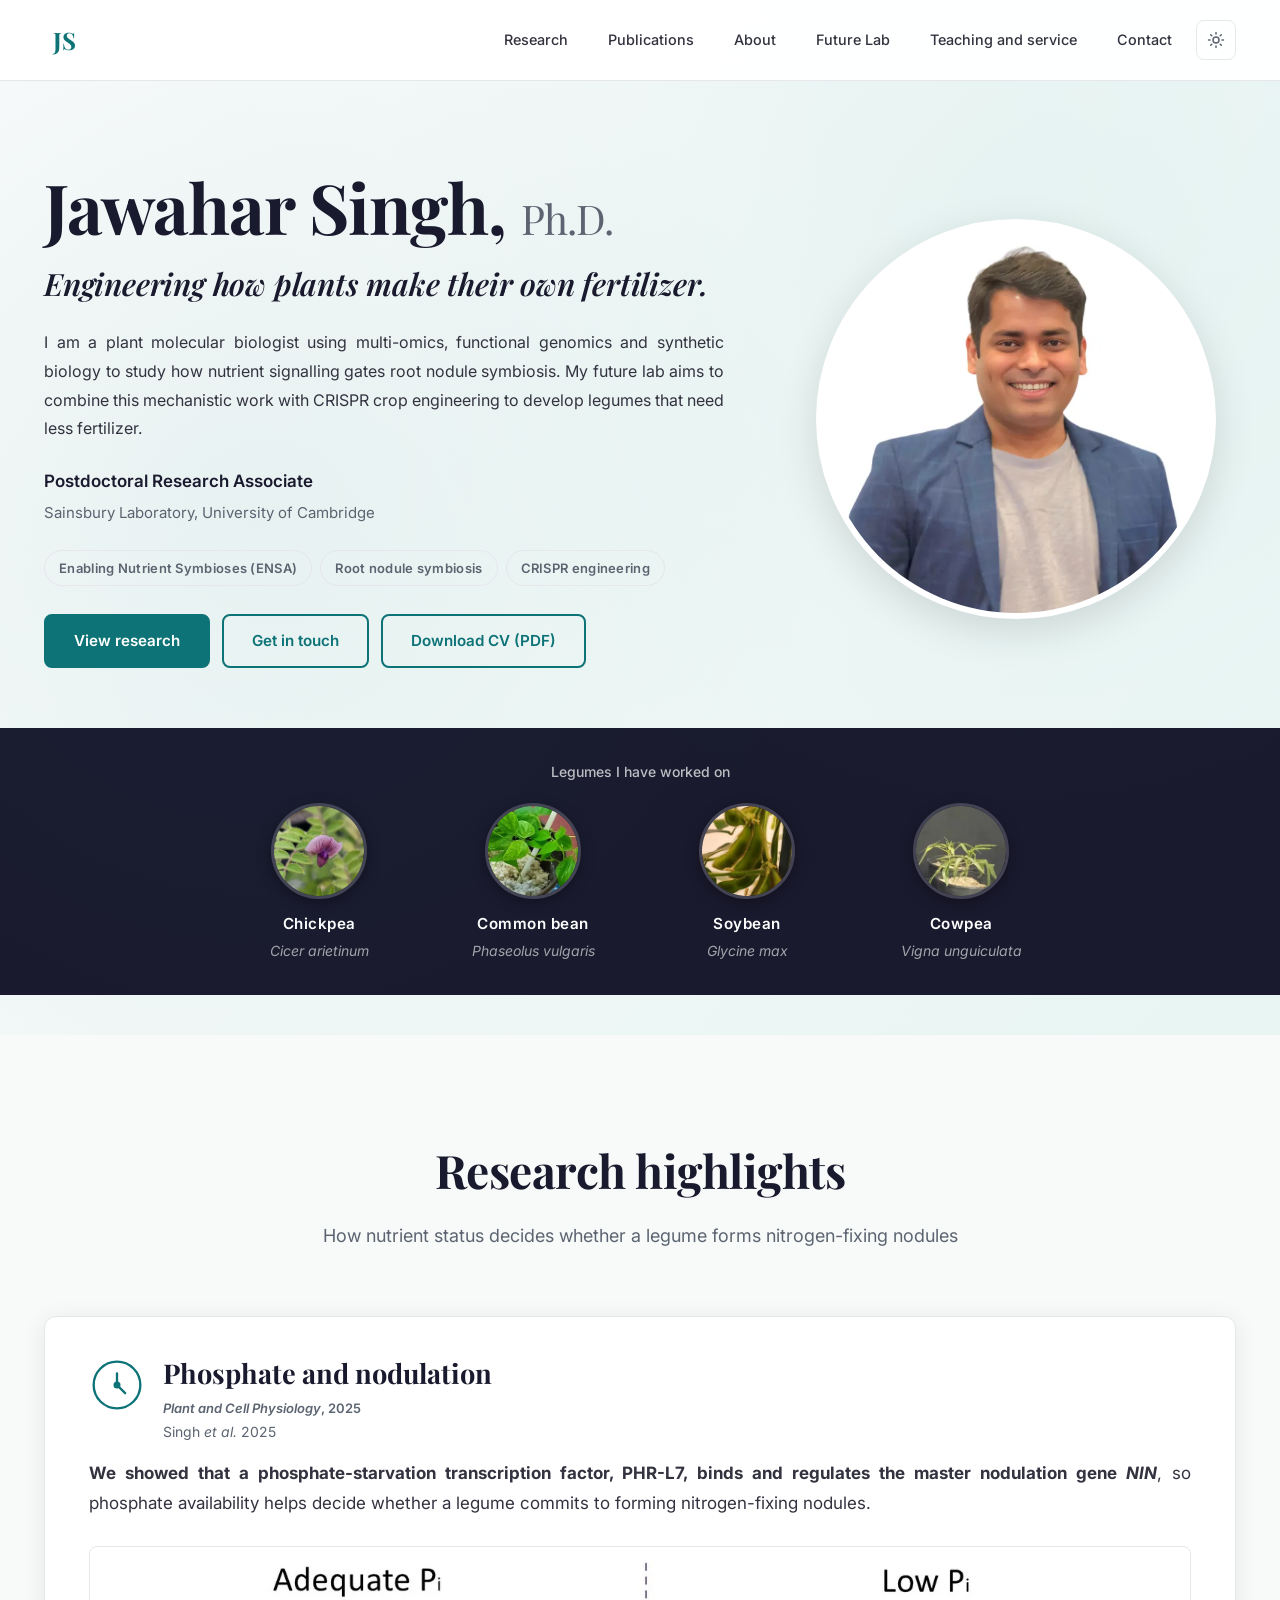
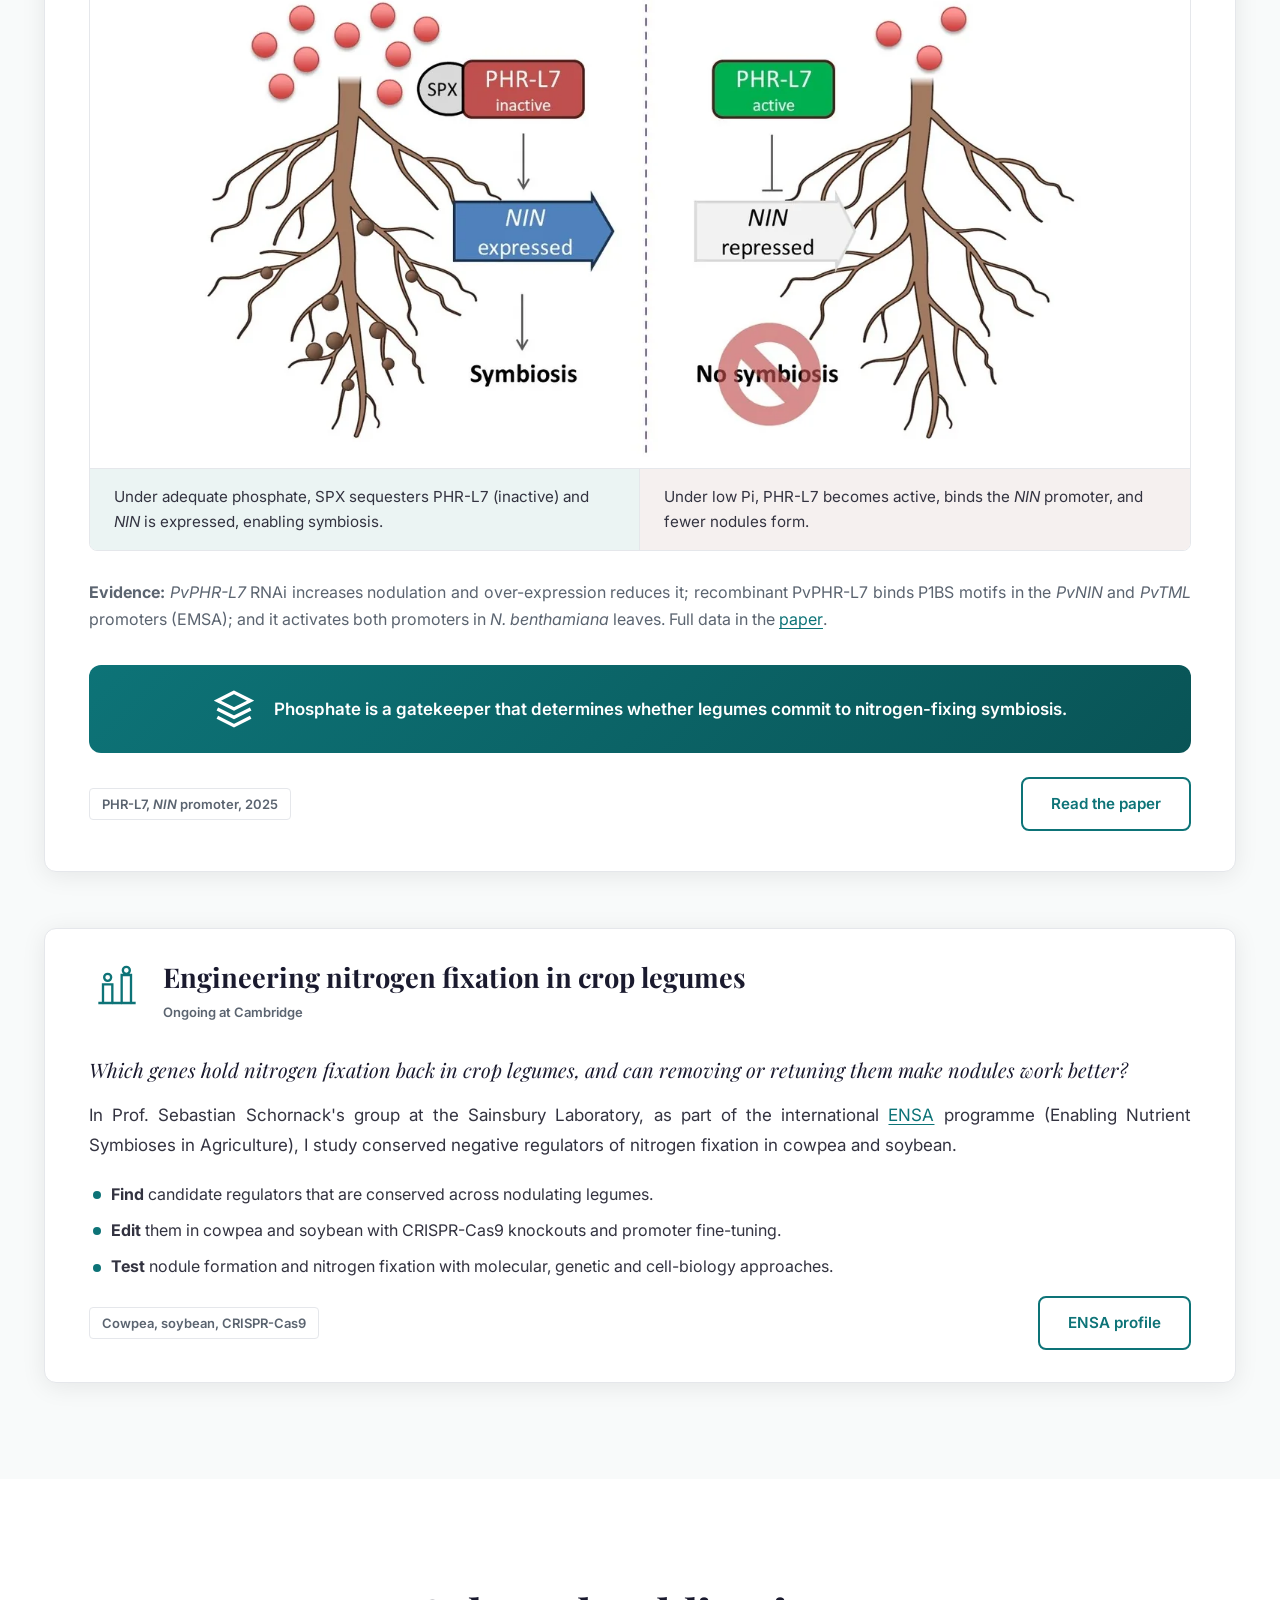
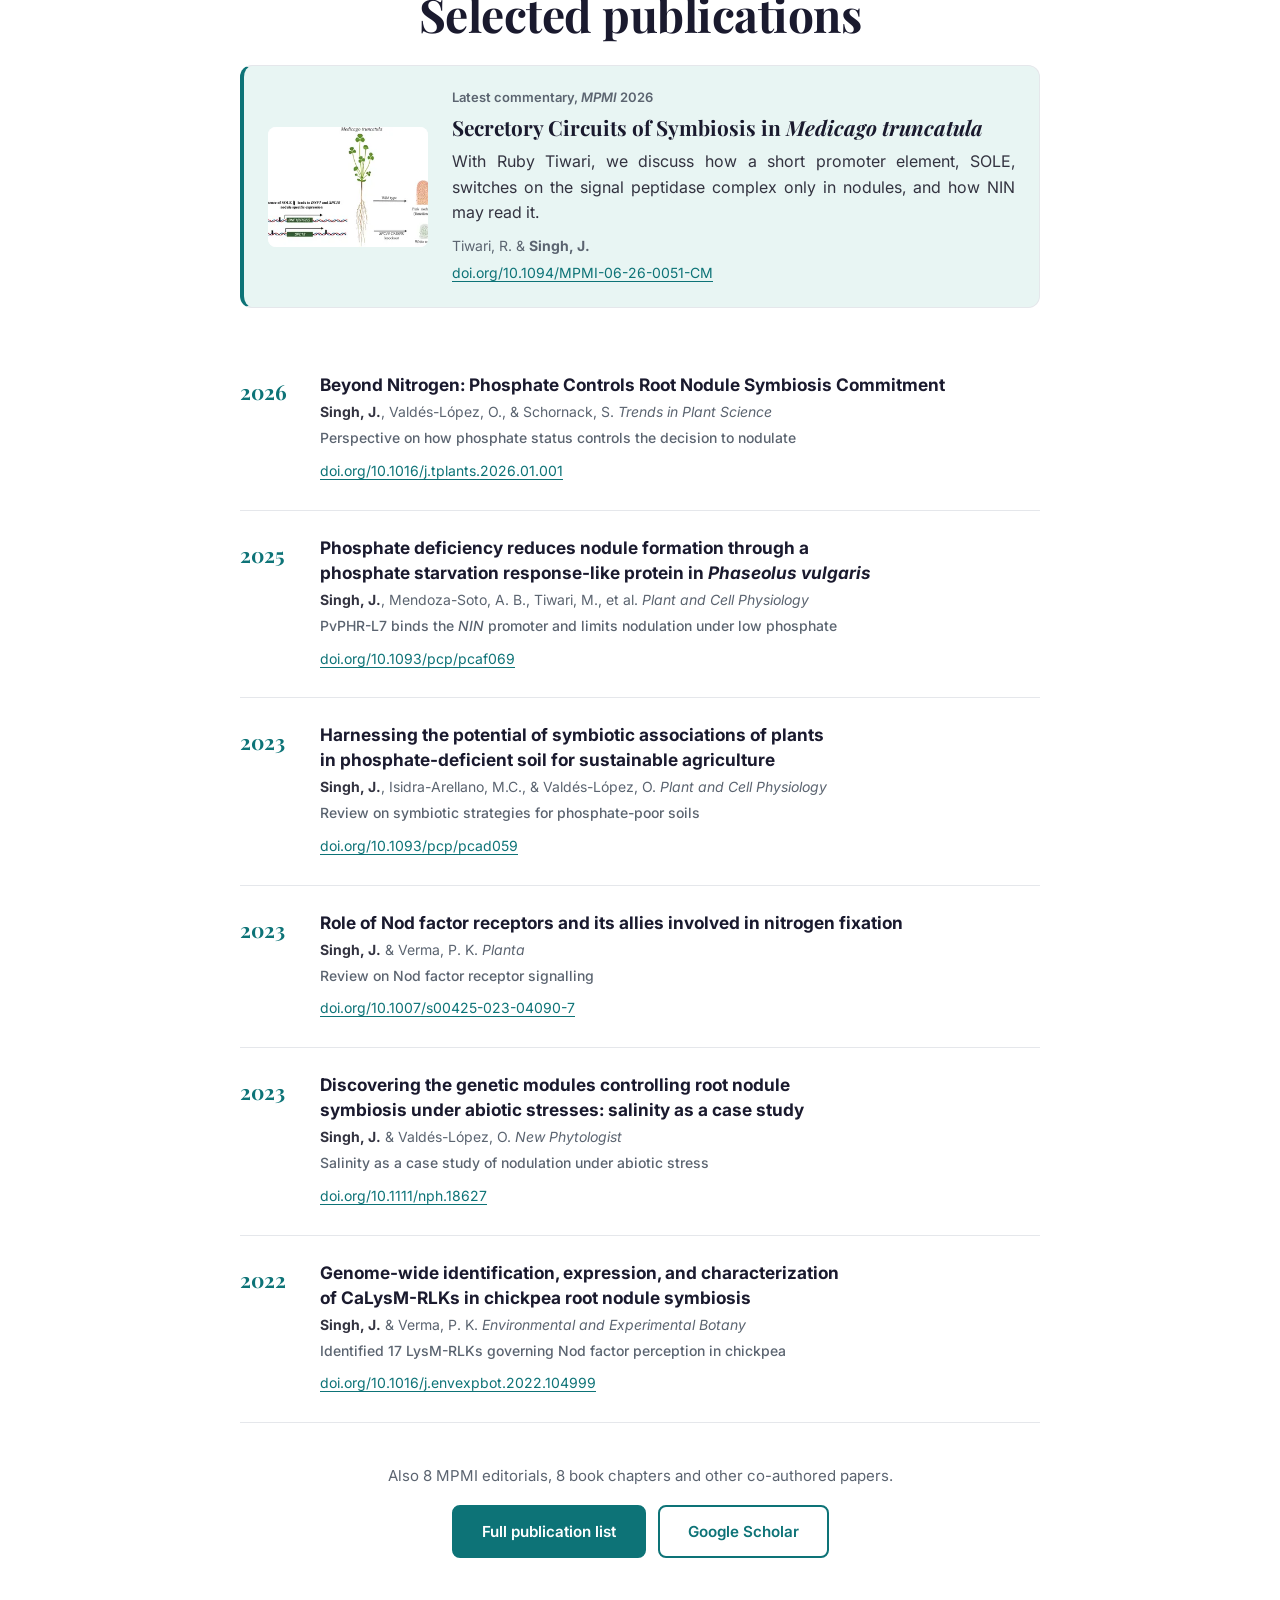
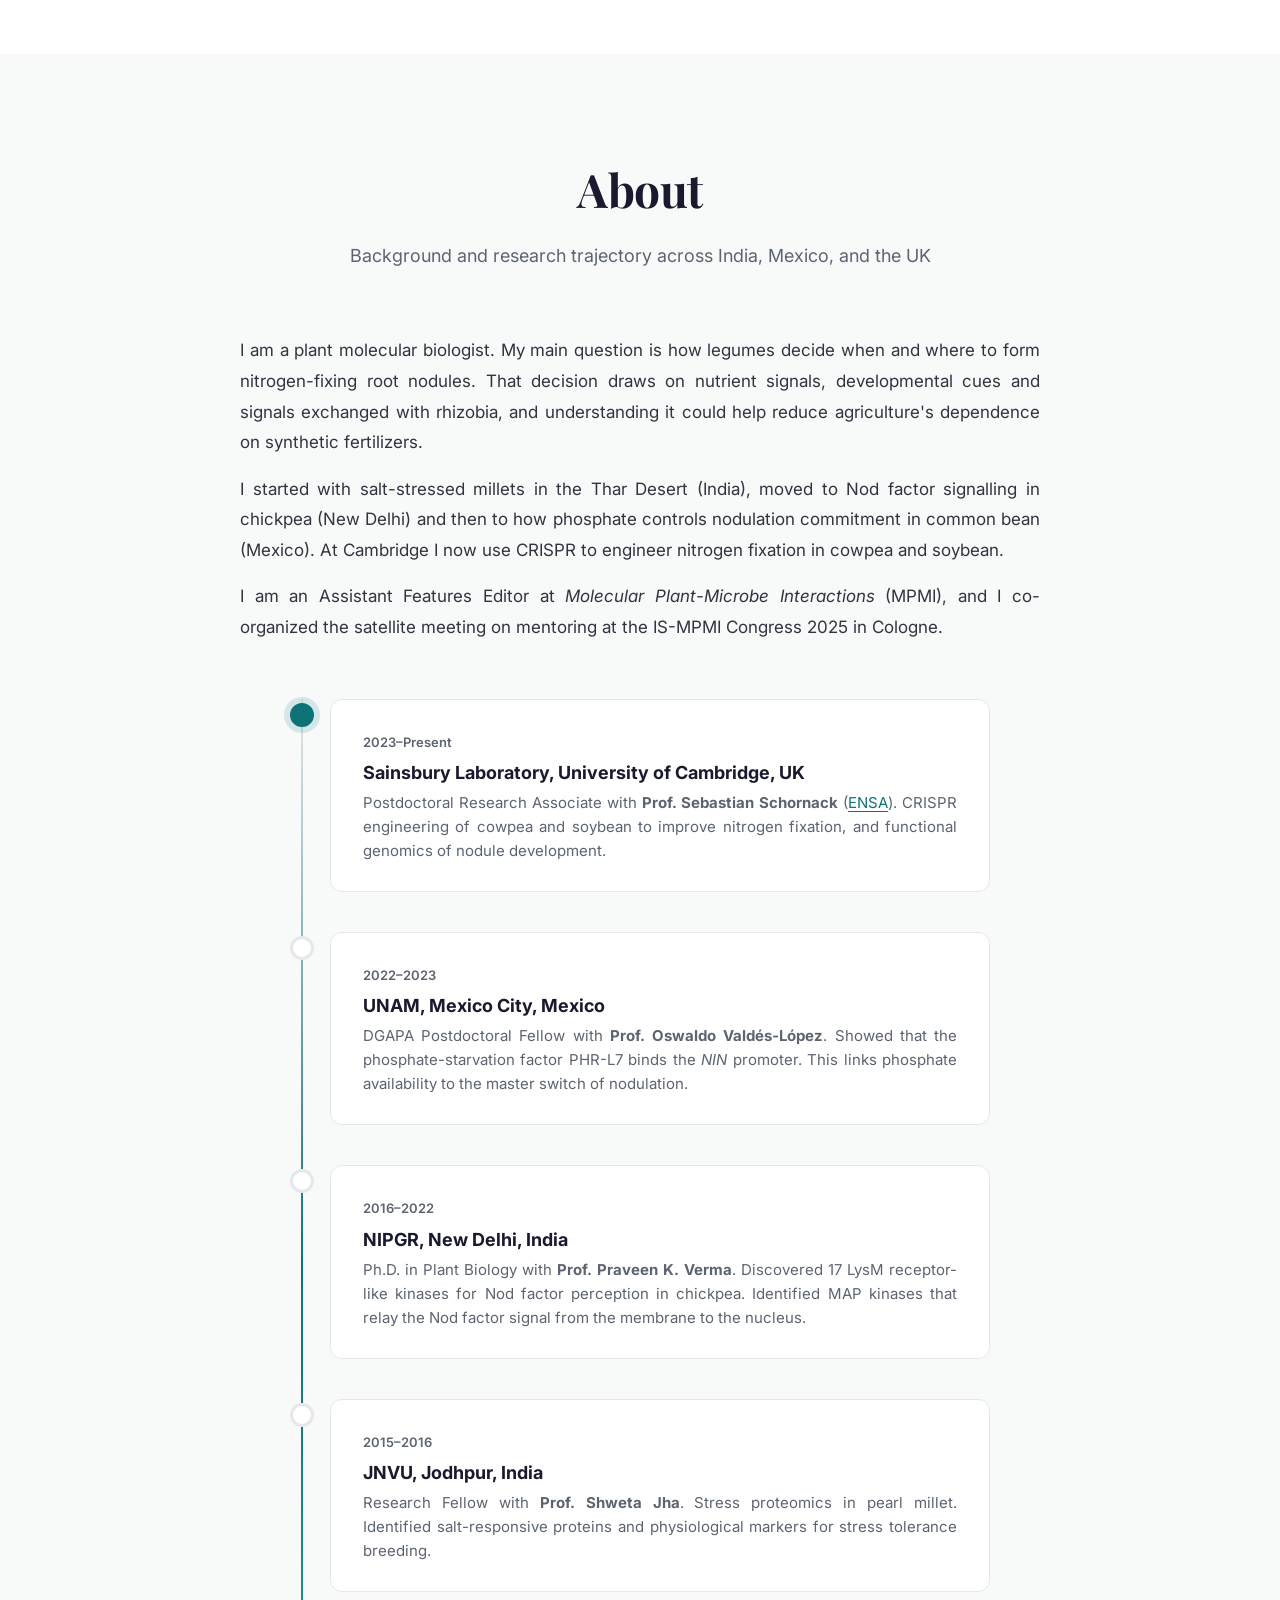
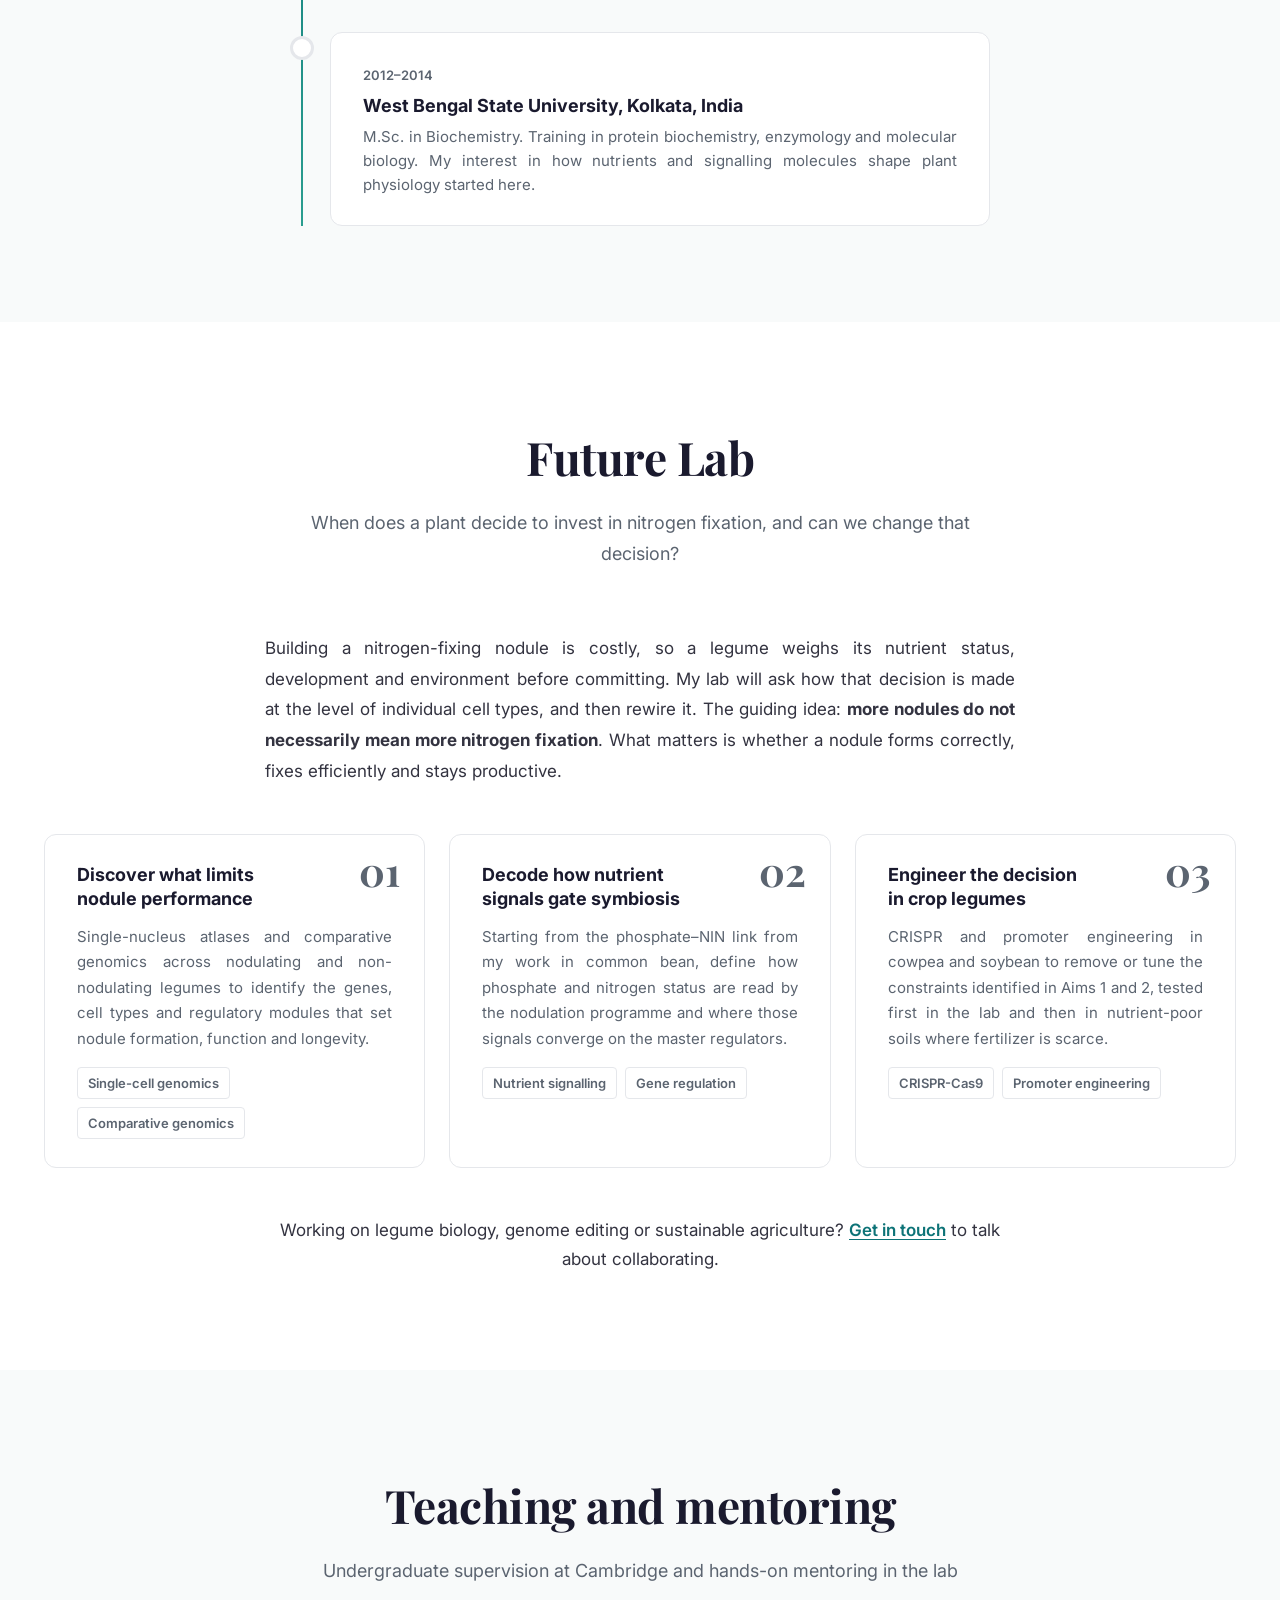
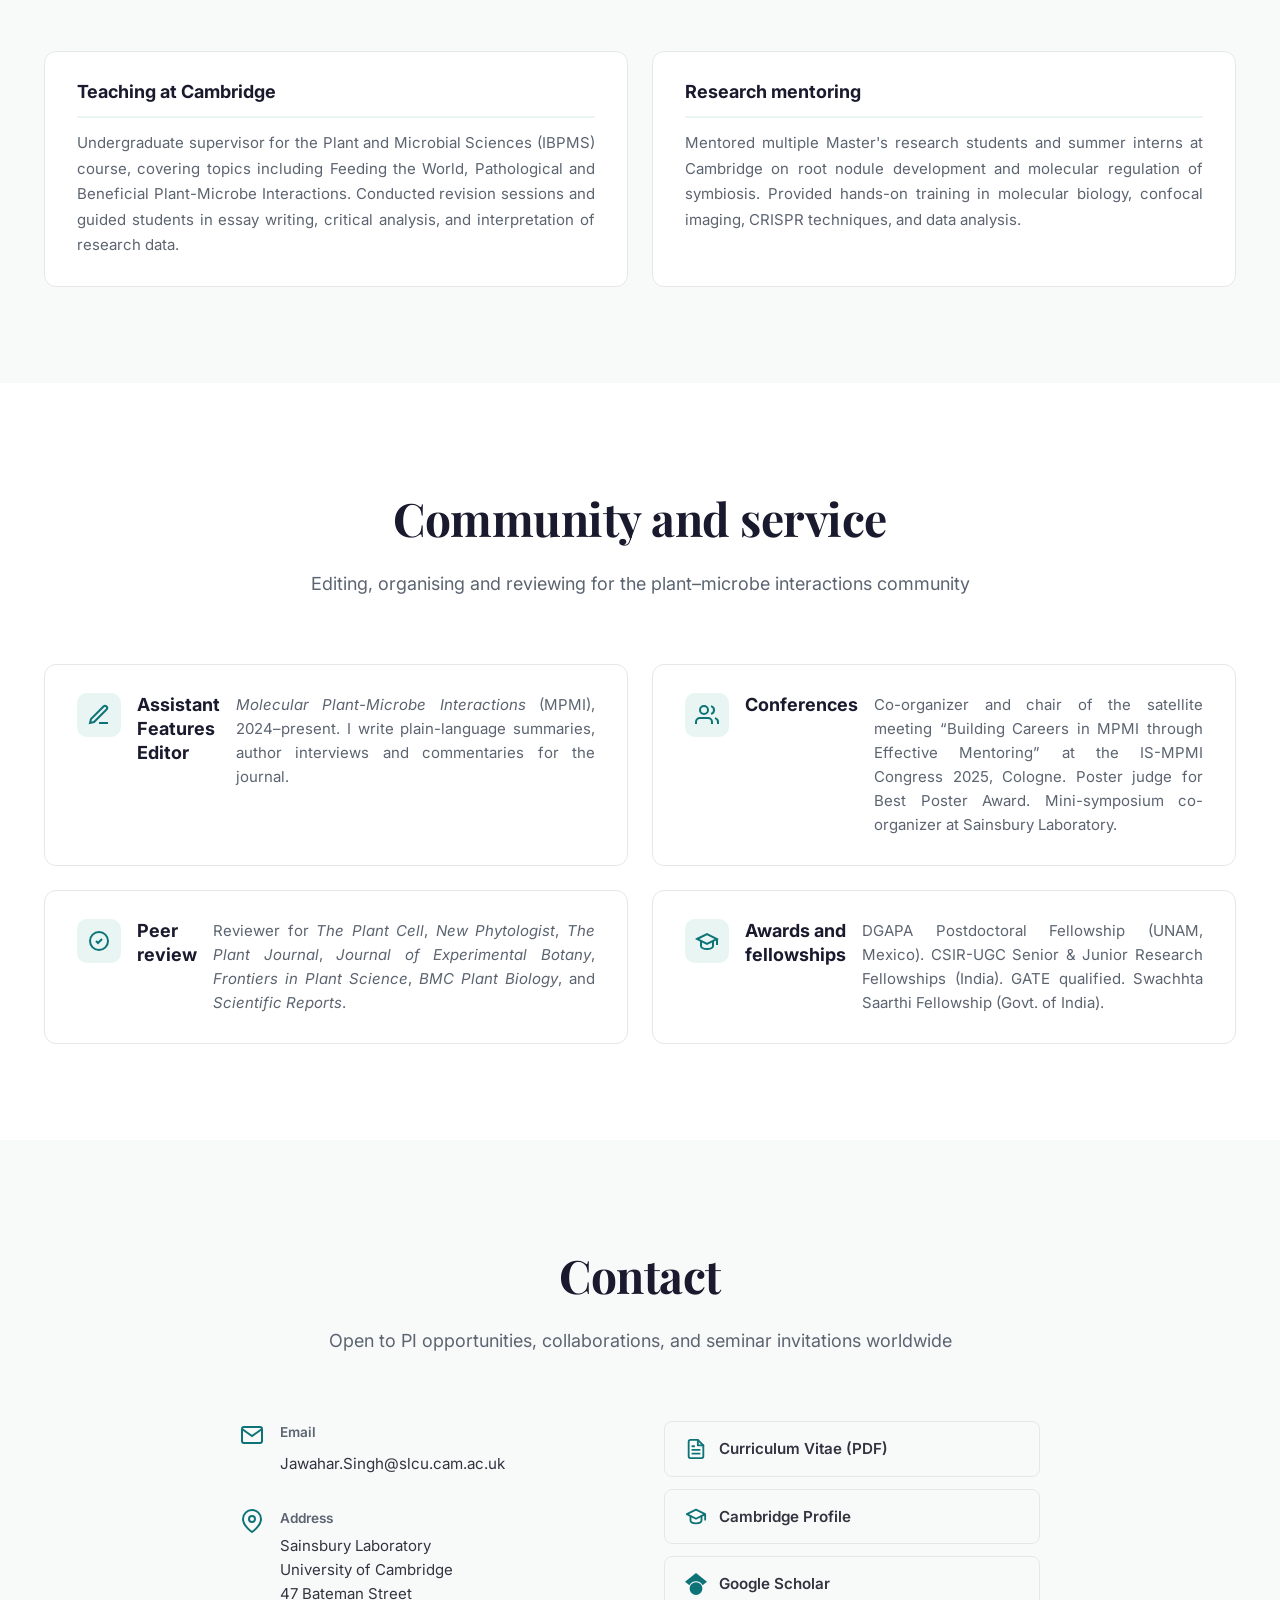
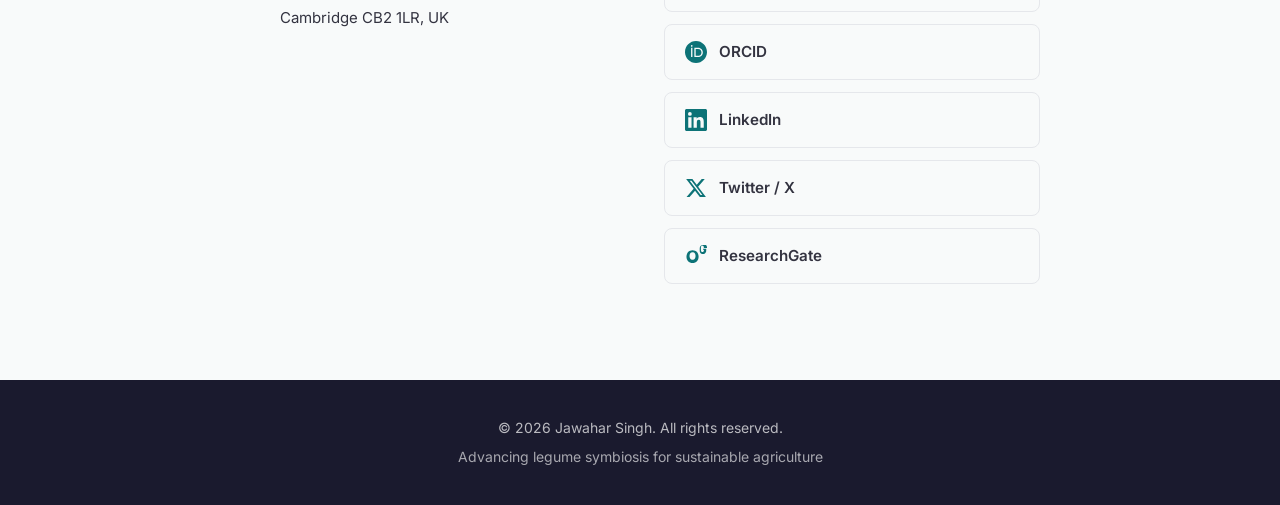
<file: index.html>
<!DOCTYPE html>
<html lang="en">
<head>
    <meta charset="UTF-8">
    <meta name="viewport" content="width=device-width, initial-scale=1.0">
    <title>Jawahar Singh, Ph.D. | Plant Molecular Biologist, Sainsbury Laboratory, University of Cambridge</title>
    <meta name="description" content="Dr Jawahar Singh, postdoctoral researcher at the Sainsbury Laboratory, Cambridge: root nodule symbiosis, phosphate signalling and legume nitrogen fixation.">
    <meta name="author" content="Jawahar Singh">
    <meta name="keywords" content="Jawahar Singh, Jawahar Singh Cambridge, Jawahar Singh Sainsbury, root nodule symbiosis, nitrogen fixation, phosphate signalling, CRISPR, cowpea, soybean, legume genomics, plant-microbe interactions, ENSA">
    <link rel="canonical" href="https://jawaharsingh.com/">

    <!-- Open Graph / Facebook / LinkedIn -->
    <meta property="og:type" content="profile">
    <meta property="og:url" content="https://jawaharsingh.com/">
    <meta property="og:title" content="Jawahar Singh, Ph.D. | Plant Molecular Biologist, Sainsbury Laboratory, University of Cambridge">
    <meta property="og:description" content="Plant molecular biologist at Cambridge engineering how legumes fix nitrogen. CRISPR, phosphate signalling, and nutrient–symbiosis crosstalk in legumes.">
    <meta property="og:image" content="https://jawaharsingh.com/images/headshot.png">
    <meta property="og:image:alt" content="Dr Jawahar Singh">
    <meta property="og:site_name" content="Jawahar Singh, Ph.D.">
    <meta property="og:locale" content="en_GB">
    <meta property="profile:first_name" content="Jawahar">
    <meta property="profile:last_name" content="Singh">

    <!-- Twitter / X -->
    <meta name="twitter:card" content="summary_large_image">
    <meta name="twitter:site" content="@IamJawaharSingh">
    <meta name="twitter:creator" content="@IamJawaharSingh">
    <meta name="twitter:title" content="Jawahar Singh, Ph.D. | Plant Molecular Biologist, Sainsbury Laboratory, University of Cambridge">
    <meta name="twitter:description" content="Plant molecular biologist at Cambridge engineering how legumes fix nitrogen. CRISPR, phosphate signalling, and nutrient–symbiosis crosstalk in legumes.">
    <meta name="twitter:image" content="https://jawaharsingh.com/images/headshot.png">

    <!-- Icons -->
    <link rel="icon" href="/favicon.ico" sizes="any">
    <link rel="icon" href="images/favicon.svg" type="image/svg+xml">
    <link rel="icon" href="images/favicon-32.png" sizes="32x32" type="image/png">
    <link rel="icon" href="images/favicon-16.png" sizes="16x16" type="image/png">
    <link rel="apple-touch-icon" href="images/apple-touch-icon.png">
    <link rel="manifest" href="site.webmanifest">
    <meta name="color-scheme" content="light dark">
    <meta name="theme-color" content="#0d7377" media="(prefers-color-scheme: light)">
    <meta name="theme-color" content="#0e1013" media="(prefers-color-scheme: dark)">

    <!-- Set theme before paint to avoid a flash of the wrong colour scheme -->
    <script>
      document.documentElement.classList.add('js');
      (function () {
        try {
          var stored = localStorage.getItem('theme');
          var theme = stored || (window.matchMedia('(prefers-color-scheme: dark)').matches ? 'dark' : 'light');
          document.documentElement.setAttribute('data-theme', theme);
        } catch (e) {}
      })();
    </script>

    <!-- Fonts & stylesheet -->
    <link rel="preconnect" href="https://fonts.googleapis.com">
    <link rel="preconnect" href="https://fonts.gstatic.com" crossorigin>
    <link rel="preload" href="https://fonts.googleapis.com/css2?family=Inter:wght@400;500;600;700&family=Playfair+Display:wght@600;700&display=swap" as="style">
    <link rel="stylesheet" href="https://fonts.googleapis.com/css2?family=Inter:wght@400;500;600;700&family=Playfair+Display:wght@600;700&display=swap" media="print" onload="this.media='all'">
    <noscript><link rel="stylesheet" href="https://fonts.googleapis.com/css2?family=Inter:wght@400;500;600;700&family=Playfair+Display:wght@600;700&display=swap"></noscript>
    <link rel="stylesheet" href="css/style.css?v=20261111a">

    <!-- Cloudflare Web Analytics -->
    <script defer src='https://static.cloudflareinsights.com/beacon.min.js' data-cf-beacon='{"token": "2c2b40b963024a48b41af28e77da9bd5"}'></script>
    <script data-goatcounter="https://jawaharsingh.goatcounter.com/count" async src="https://gc.zgo.at/count.js"></script>
    <!-- End Cloudflare Web Analytics -->

    <!-- Structured data: Person + WebSite + ProfilePage + select ScholarlyArticles -->
    <script type="application/ld+json">
{
  "@context": "https://schema.org",
  "@graph": [
    {
      "@type": "Person",
      "@id": "https://jawaharsingh.com/#person",
      "name": "Jawahar Singh",
      "honorificSuffix": "Ph.D.",
      "givenName": "Jawahar",
      "familyName": "Singh",
      "url": "https://jawaharsingh.com/",
      "image": "https://jawaharsingh.com/images/headshot.png",
      "jobTitle": "Postdoctoral Research Associate",
      "email": "mailto:Jawahar.Singh@slcu.cam.ac.uk",
      "nationality": {
        "@type": "Country",
        "name": "India"
      },
      "knowsLanguage": [
        "en",
        "hi"
      ],
      "hasOccupation": {
        "@type": "Occupation",
        "name": "Plant Molecular Biologist",
        "occupationLocation": {
          "@type": "City",
          "name": "Cambridge, UK"
        },
        "skills": "Root nodule symbiosis, phosphate signalling, CRISPR-Cas9, single-cell transcriptomics, legume genomics"
      },
      "affiliation": {
        "@type": "Organization",
        "name": "Sainsbury Laboratory, University of Cambridge",
        "url": "https://www.slcu.cam.ac.uk/"
      },
      "worksFor": {
        "@type": "Organization",
        "name": "Sainsbury Laboratory, University of Cambridge",
        "url": "https://www.slcu.cam.ac.uk/",
        "address": {
          "@type": "PostalAddress",
          "streetAddress": "47 Bateman Street",
          "addressLocality": "Cambridge",
          "postalCode": "CB2 1LR",
          "addressCountry": "GB"
        }
      },
      "memberOf": [
        {
          "@type": "Organization",
          "name": "International Society for Molecular Plant-Microbe Interactions (IS-MPMI)"
        },
        {
          "@type": "Organization",
          "name": "ENSA (Enabling Nutrient Symbioses in Agriculture)"
        }
      ],
      "award": [
        "DGAPA Postdoctoral Fellowship, UNAM (2022-2023)",
        "Senior Research Fellowship (SRF), CSIR-Government of India (2018-2021)",
        "Junior Research Fellowship (JRF), UGC-Government of India (2016-2018)",
        "Swachhta Saarthi Fellowship, Office of the Principal Scientific Adviser, Government of India (2021)"
      ],
      "alumniOf": [
        {
          "@type": "CollegeOrUniversity",
          "name": "National Institute of Plant Genome Research (NIPGR)",
          "address": "New Delhi, India"
        },
        {
          "@type": "CollegeOrUniversity",
          "name": "Universidad Nacional Autónoma de México (UNAM)",
          "address": "Mexico City, Mexico"
        },
        {
          "@type": "CollegeOrUniversity",
          "name": "Jai Narain Vyas University (JNVU)",
          "address": "Jodhpur, India"
        },
        {
          "@type": "CollegeOrUniversity",
          "name": "West Bengal State University",
          "address": "Kolkata, India"
        }
      ],
      "knowsAbout": [
        "Root nodule symbiosis",
        "Biological nitrogen fixation",
        "Phosphate signalling",
        "CRISPR-Cas9 genome editing",
        "Legume genomics",
        "Plant-microbe interactions",
        "Cowpea",
        "Soybean",
        "Chickpea",
        "Common bean",
        "Pearl millet",
        "Sustainable agriculture",
        "Nod factor signalling",
        "LysM receptor-like kinases",
        "PHR transcription factors",
        "NIN master regulator",
        "AON autoregulation of nodulation",
        "Single-cell transcriptomics"
      ],
      "description": "Plant molecular biologist decoding how legumes form nitrogen-fixing root nodules and engineering nitrogen fixation in cowpea and soybean. Showed that a PHR transcription factor binds and regulates the master nodulation gene NIN (Singh et al. Plant Cell Physiol. 2025).",
      "sameAs": [
        "https://scholar.google.com/citations?user=mANYUGQAAAAJ&hl=en",
        "https://orcid.org/0000-0003-4893-741X",
        "https://www.linkedin.com/in/jawahar-singh-phd-57892068/",
        "https://twitter.com/IamJawaharSingh",
        "https://www.slcu.cam.ac.uk/people/jawahar-singh",
        "https://www.researchgate.net/profile/Jawahar-Singh",
        "https://www.ensa.ac.uk/team/jawahar-singh/"
      ]
    },
    {
      "@type": "WebSite",
      "@id": "https://jawaharsingh.com/#website",
      "url": "https://jawaharsingh.com/",
      "name": "Jawahar Singh, Ph.D.",
      "description": "Personal academic site of Dr Jawahar Singh — plant molecular biologist at the Sainsbury Laboratory, University of Cambridge.",
      "publisher": {
        "@id": "https://jawaharsingh.com/#person"
      },
      "inLanguage": "en-GB"
    },
    {
      "@type": "ProfilePage",
      "@id": "https://jawaharsingh.com/#profilepage",
      "url": "https://jawaharsingh.com/",
      "name": "Jawahar Singh, Ph.D. — Profile",
      "mainEntity": {
        "@id": "https://jawaharsingh.com/#person"
      },
      "isPartOf": {
        "@id": "https://jawaharsingh.com/#website"
      }
    },
    {
      "@type": "ScholarlyArticle",
      "headline": "Secretory Circuits of Symbiosis in Medicago truncatula",
      "author": [
        {
          "@type": "Person",
          "name": "Ruby Tiwari"
        },
        {
          "@id": "https://jawaharsingh.com/#person"
        }
      ],
      "datePublished": "2026",
      "isPartOf": {
        "@type": "Periodical",
        "name": "Molecular Plant-Microbe Interactions",
        "issn": "0894-0282"
      },
      "identifier": {
        "@type": "PropertyValue",
        "propertyID": "DOI",
        "value": "10.1094/MPMI-06-26-0051-CM"
      },
      "url": "https://doi.org/10.1094/MPMI-06-26-0051-CM"
    },
    {
      "@type": "ScholarlyArticle",
      "headline": "Beyond Nitrogen: Phosphate Controls Root Nodule Symbiosis Commitment",
      "author": [
        {
          "@id": "https://jawaharsingh.com/#person"
        },
        {
          "@type": "Person",
          "name": "Oswaldo Valdés-López"
        },
        {
          "@type": "Person",
          "name": "Sebastian Schornack"
        }
      ],
      "datePublished": "2026",
      "isPartOf": {
        "@type": "Periodical",
        "name": "Trends in Plant Science",
        "issn": "1360-1385"
      },
      "identifier": {
        "@type": "PropertyValue",
        "propertyID": "DOI",
        "value": "10.1016/j.tplants.2026.01.001"
      },
      "url": "https://doi.org/10.1016/j.tplants.2026.01.001"
    },
    {
      "@type": "ScholarlyArticle",
      "headline": "Phosphate deficiency reduces nodule formation through a phosphate starvation response-like protein in Phaseolus vulgaris",
      "author": [
        {
          "@id": "https://jawaharsingh.com/#person"
        },
        {
          "@type": "Person",
          "name": "Ana Belén Mendoza-Soto"
        },
        {
          "@type": "Person",
          "name": "Manish Tiwari"
        },
        {
          "@type": "Person",
          "name": "Oswaldo Valdés-López"
        }
      ],
      "datePublished": "2025",
      "isPartOf": {
        "@type": "Periodical",
        "name": "Plant and Cell Physiology",
        "issn": "0032-0781"
      },
      "identifier": {
        "@type": "PropertyValue",
        "propertyID": "DOI",
        "value": "10.1093/pcp/pcaf069"
      },
      "url": "https://doi.org/10.1093/pcp/pcaf069"
    },
    {
      "@type": "ScholarlyArticle",
      "headline": "Genome-wide identification, expression, and characterization of CaLysM-RLKs in chickpea root nodule symbiosis",
      "author": [
        {
          "@id": "https://jawaharsingh.com/#person"
        },
        {
          "@type": "Person",
          "name": "Praveen Kumar Verma"
        }
      ],
      "datePublished": "2022",
      "isPartOf": {
        "@type": "Periodical",
        "name": "Environmental and Experimental Botany",
        "issn": "0098-8472"
      },
      "identifier": {
        "@type": "PropertyValue",
        "propertyID": "DOI",
        "value": "10.1016/j.envexpbot.2022.104999"
      },
      "url": "https://doi.org/10.1016/j.envexpbot.2022.104999"
    },
    {
      "@type": "ScholarlyArticle",
      "headline": "Harnessing the potential of symbiotic associations of plants in phosphate-deficient soil for sustainable agriculture",
      "author": [
        {
          "@id": "https://jawaharsingh.com/#person"
        },
        {
          "@type": "Person",
          "name": "Mariel C. Isidra-Arellano"
        },
        {
          "@type": "Person",
          "name": "Oswaldo Valdés-López"
        }
      ],
      "datePublished": "2023",
      "isPartOf": {
        "@type": "Periodical",
        "name": "Plant and Cell Physiology",
        "issn": "0032-0781"
      },
      "identifier": {
        "@type": "PropertyValue",
        "propertyID": "DOI",
        "value": "10.1093/pcp/pcad059"
      },
      "url": "https://doi.org/10.1093/pcp/pcad059"
    },
    {
      "@type": "ScholarlyArticle",
      "headline": "Discovering the genetic modules controlling root nodule symbiosis under abiotic stresses: salinity as a case study",
      "author": [
        {
          "@id": "https://jawaharsingh.com/#person"
        },
        {
          "@type": "Person",
          "name": "Oswaldo Valdés-López"
        }
      ],
      "datePublished": "2023",
      "isPartOf": {
        "@type": "Periodical",
        "name": "New Phytologist",
        "issn": "0028-646X"
      },
      "identifier": {
        "@type": "PropertyValue",
        "propertyID": "DOI",
        "value": "10.1111/nph.18627"
      },
      "url": "https://doi.org/10.1111/nph.18627"
    },
    {
      "@type": "ScholarlyArticle",
      "headline": "Role of Nod factor receptors and its allies involved in nitrogen fixation",
      "author": [
        {
          "@type": "Person",
          "name": "Jawahar Singh"
        },
        {
          "@type": "Person",
          "name": "Praveen K. Verma"
        }
      ],
      "datePublished": "2023",
      "isPartOf": {
        "@type": "Periodical",
        "name": "Planta",
        "issn": "0028-646X"
      },
      "identifier": "https://doi.org/10.1007/s00425-023-04090-7",
      "url": "https://doi.org/10.1007/s00425-023-04090-7"
    }
  ]
}
</script>
</head>
<body>
    <a href="#main" class="skip-link">Skip to content</a>

    <!-- Navigation -->
    <nav class="navbar" id="navbar" aria-label="Primary">
        <div class="nav-container">
            <a href="#hero" class="nav-logo">JS</a>
            <div class="nav-right">
                <ul class="nav-links" id="navLinks">
                    <li><a href="#research">Research</a></li>
                    <li><a href="#publications">Publications</a></li>
                    <li><a href="#about">About</a></li>
                    <li><a href="#future-lab">Future Lab</a></li>
                    <li><a href="#teaching">Teaching and service</a></li>
                    <li><a href="#contact">Contact</a></li>
                </ul>
                <button class="theme-toggle" id="themeToggle" type="button" aria-label="Switch colour theme" title="Toggle light / dark">
                    <svg class="icon-sun" viewBox="0 0 24 24" fill="none" stroke="currentColor" stroke-width="2" stroke-linecap="round" stroke-linejoin="round" aria-hidden="true"><circle cx="12" cy="12" r="4"/><path d="M12 2v2M12 20v2M4.93 4.93l1.41 1.41M17.66 17.66l1.41 1.41M2 12h2M20 12h2M6.34 17.66l-1.41 1.41M19.07 4.93l-1.41 1.41"/></svg>
                    <svg class="icon-moon" viewBox="0 0 24 24" fill="none" stroke="currentColor" stroke-width="2" stroke-linecap="round" stroke-linejoin="round" aria-hidden="true"><path d="M21 12.79A9 9 0 1111.21 3 7 7 0 0021 12.79z"/></svg>
                </button>
                <button class="nav-toggle" id="navToggle" type="button" aria-label="Toggle navigation" aria-expanded="false" aria-controls="navLinks">
                    <span></span><span></span><span></span>
                </button>
            </div>
        </div>
    </nav>

    <main id="main">
    <!-- Hero Section -->
    <section class="hero" id="hero">
        <div class="hero-bg-pattern"></div>
        <div class="container hero-content">
            <div class="hero-text">
                <h1 class="hero-name">Jawahar Singh<span class="hero-comma">,</span> <span class="hero-degree">Ph.D.</span></h1>
                <p class="hero-manifesto">Engineering how plants make their own fertilizer.</p>
                <p class="hero-lede">I am a plant molecular biologist using multi-omics, functional genomics and synthetic biology to study how nutrient signalling gates root nodule symbiosis. My future lab aims to combine this mechanistic work with CRISPR crop engineering to develop legumes that need less fertilizer.</p>
                <p class="hero-affiliation">Postdoctoral Research Associate</p>
                <p class="hero-institution">Sainsbury Laboratory, University of Cambridge</p>
                <div class="hero-badges">
                    <a href="https://www.ensa.ac.uk/" class="badge" target="_blank" rel="noopener" title="Enabling Nutrient Symbioses in Agriculture">Enabling Nutrient Symbioses (ENSA)<span class="visually-hidden"> (opens in a new tab)</span></a>
                    <span class="badge">Root nodule symbiosis</span>
                    <span class="badge">CRISPR engineering</span>
                </div>
                <div class="hero-cta">
                    <a href="#research" class="btn btn-primary">View research</a>
                    <a href="#contact" class="btn btn-outline">Get in touch</a>
                    <a href="Jawahar_Singh_CV.pdf" class="btn btn-outline" target="_blank" rel="noopener">Download CV (PDF)<span class="visually-hidden"> (opens in a new tab)</span></a>
                </div>
            </div>
            <div class="hero-image">
                <div class="hero-image-wrapper">
                    <picture>
                        <source srcset="images/headshot.webp" type="image/webp">
                        <img src="images/headshot.png" alt="Dr. Jawahar Singh" width="600" height="600" fetchpriority="high">
                    </picture>
                </div>
            </div>
        </div>
        <div class="hero-stats">
            <p class="crop-strip-label">Legumes I have worked on</p>
            <div class="container stats-grid stats-grid-crops">
                <div class="stat-item stat-crop">
                    <picture>
                        <source srcset="images/crops/chickpea-192.webp 192w, images/crops/chickpea.webp 600w" sizes="96px" type="image/webp">
                        <img src="images/crops/chickpea-192.jpg" srcset="images/crops/chickpea-192.jpg 192w, images/crops/chickpea.jpg 600w" sizes="96px" alt="Chickpea (Cicer arietinum) flower" width="192" height="192" loading="lazy">
                    </picture>
                    <span class="stat-label">Chickpea</span>
                    <span class="stat-latin">Cicer arietinum</span>
                </div>
                <div class="stat-item stat-crop">
                    <picture>
                        <source srcset="images/crops/commonbean-192.webp 192w, images/crops/commonbean.webp 600w" sizes="96px" type="image/webp">
                        <img src="images/crops/commonbean-192.jpg" srcset="images/crops/commonbean-192.jpg 192w, images/crops/commonbean.jpg 600w" sizes="96px" alt="Common bean (Phaseolus vulgaris) seedling" width="192" height="192" loading="lazy">
                    </picture>
                    <span class="stat-label">Common bean</span>
                    <span class="stat-latin">Phaseolus vulgaris</span>
                </div>
                <div class="stat-item stat-crop">
                    <picture>
                        <source srcset="images/crops/soybean-192.webp 192w, images/crops/soybean.webp 600w" sizes="96px" type="image/webp">
                        <img src="images/crops/soybean-192.jpg" srcset="images/crops/soybean-192.jpg 192w, images/crops/soybean.jpg 600w" sizes="96px" alt="Soybean (Glycine max) pods" width="192" height="192" loading="lazy">
                    </picture>
                    <span class="stat-label">Soybean</span>
                    <span class="stat-latin">Glycine max</span>
                </div>
                <div class="stat-item stat-crop">
                    <picture>
                        <source srcset="images/crops/cowpea-192.webp 192w, images/crops/cowpea.webp 600w" sizes="96px" type="image/webp">
                        <img src="images/crops/cowpea-192.jpg" srcset="images/crops/cowpea-192.jpg 192w, images/crops/cowpea.jpg 600w" sizes="96px" alt="Cowpea (Vigna unguiculata) plants in the growth room" width="192" height="192" loading="lazy">
                    </picture>
                    <span class="stat-label">Cowpea</span>
                    <span class="stat-latin">Vigna unguiculata</span>
                </div>
            </div>
        </div>
    </section>


    <!-- Research Highlights (consolidated rows) -->
    <section class="section section-alt" id="research">
        <div class="container">
            <h2 class="section-title">Research highlights</h2>
            <p class="section-subtitle">How nutrient status decides whether a legume forms nitrogen-fixing nodules</p>

            <div class="research-stack">

                <!-- Row 1: Phosphate-Nodulation Nexus -->
                <article class="research-row fade-in">
                    <div class="research-row-head">
                        <div class="card-icon">
                            <svg aria-hidden="true" focusable="false" viewBox="0 0 48 48" fill="none" xmlns="http://www.w3.org/2000/svg"><circle cx="24" cy="24" r="20" stroke="currentColor" stroke-width="2"/><path d="M24 14v10l7 7" stroke="currentColor" stroke-width="2" stroke-linecap="round"/><circle cx="24" cy="24" r="3" fill="currentColor"/></svg>
                        </div>
                        <div>
                            <h3>Phosphate and nodulation</h3>
                            <p class="card-highlight"><em>Plant and Cell Physiology</em>, 2025</p>
                            <p class="card-citation">Singh <em>et al.</em> 2025</p>
                        </div>
                    </div>
                    <p class="research-row-text"><strong>We showed that a phosphate-starvation transcription factor, PHR-L7, binds and regulates the master nodulation gene <em>NIN</em></strong>, so phosphate availability helps decide whether a legume commits to forming nitrogen-fixing nodules.</p>
                    <figure class="abstract-figure fade-in">
                        <picture>
                            <source srcset="images/phosphate_nodulation_abstract-600.webp 600w, images/phosphate_nodulation_abstract-800.webp 800w, images/phosphate_nodulation_abstract.webp 1201w" sizes="(max-width: 640px) 92vw, 880px" type="image/webp">
                            <img src="images/phosphate_nodulation_abstract-600.jpg" srcset="images/phosphate_nodulation_abstract-600.jpg 600w, images/phosphate_nodulation_abstract-800.jpg 800w, images/phosphate_nodulation_abstract.jpg 1201w" sizes="(max-width: 640px) 92vw, 880px" alt="Adequate Pi: SPX sequesters PHR-L7 and NIN is expressed, enabling symbiosis. Low Pi: PHR-L7 is active, NIN is repressed, no symbiosis." loading="lazy" width="1201" height="695">
                        </picture>
                        <figcaption class="abstract-caption-split">
                            <span class="abstract-caption-half abstract-caption-left">Under adequate phosphate, SPX sequesters PHR-L7 (inactive) and <em>NIN</em> is expressed, enabling symbiosis.</span>
                            <span class="abstract-caption-half abstract-caption-right">Under low Pi, PHR-L7 becomes active, binds the <em>NIN</em> promoter, and fewer nodules form.</span>
                        </figcaption>
                    </figure>

                    <p class="research-evidence"><strong>Evidence:</strong> <em>PvPHR-L7</em> RNAi increases nodulation and over-expression reduces it; recombinant PvPHR-L7 binds P1BS motifs in the <em>PvNIN</em> and <em>PvTML</em> promoters (EMSA); and it activates both promoters in <em>N.&nbsp;benthamiana</em> leaves. Full data in the <a href="https://doi.org/10.1093/pcp/pcaf069" target="_blank" rel="noopener">paper<span class="visually-hidden"> (opens in a new tab)</span></a>.</p>

                    <!-- Takeaway -- sits inside the Phosphate-Nodulation card -->
                    <div class="key-takeaway key-takeaway-full fade-in">
                        <div class="takeaway-icon">
                            <svg aria-hidden="true" focusable="false" viewBox="0 0 24 24" fill="none" stroke="currentColor" stroke-width="2"><path d="M12 2L2 7l10 5 10-5-10-5z"/><path d="M2 17l10 5 10-5"/><path d="M2 12l10 5 10-5"/></svg>
                        </div>
                        <p class="takeaway-text">Phosphate is a gatekeeper that determines whether legumes commit to nitrogen-fixing symbiosis.</p>
                    </div>

                    <div class="research-row-footer">
                        <span class="card-tag">PHR-L7, <em>NIN</em> promoter, 2025</span>
                        <a href="https://doi.org/10.1093/pcp/pcaf069" class="btn btn-outline" target="_blank" rel="noopener">Read the paper<span class="visually-hidden"> (opens in a new tab)</span></a>
                    </div>
                </article>

                <!-- Row 2: CRISPR Engineering -->
                <article class="research-row research-row-compact fade-in">
                    <div class="research-row-head">
                        <div class="card-icon">
                            <svg aria-hidden="true" focusable="false" viewBox="0 0 48 48" fill="none" xmlns="http://www.w3.org/2000/svg"><path d="M12 36V20h8v16M28 36V12h8v24" stroke="currentColor" stroke-width="2" stroke-linecap="round"/><path d="M8 36h32" stroke="currentColor" stroke-width="2"/><circle cx="16" cy="14" r="3" stroke="currentColor" stroke-width="2"/><circle cx="32" cy="8" r="3" stroke="currentColor" stroke-width="2"/></svg>
                        </div>
                        <div>
                            <h3>Engineering nitrogen fixation in crop legumes</h3>
                            <p class="card-highlight">Ongoing at Cambridge</p>
                        </div>
                    </div>
                    <p class="research-question">Which genes hold nitrogen fixation back in crop legumes, and can removing or retuning them make nodules work better?</p>
                    <p class="research-row-text">In Prof. Sebastian Schornack's group at the Sainsbury Laboratory, as part of the international <a href="https://www.ensa.ac.uk/" target="_blank" rel="noopener">ENSA<span class="visually-hidden"> (opens in a new tab)</span></a> programme (Enabling Nutrient Symbioses in Agriculture), I study conserved negative regulators of nitrogen fixation in cowpea and soybean.</p>
                    <ul class="research-approach">
                        <li><strong>Find</strong> candidate regulators that are conserved across nodulating legumes.</li>
                        <li><strong>Edit</strong> them in cowpea and soybean with CRISPR-Cas9 knockouts and promoter fine-tuning.</li>
                        <li><strong>Test</strong> nodule formation and nitrogen fixation with molecular, genetic and cell-biology approaches.</li>
                    </ul>
                    <div class="research-row-footer">
                        <span class="card-tag">Cowpea, soybean, CRISPR-Cas9</span>
                        <a href="https://www.ensa.ac.uk/team/jawahar-singh/" class="btn btn-outline" target="_blank" rel="noopener">ENSA profile<span class="visually-hidden"> (opens in a new tab)</span></a>
                    </div>
                </article>

            </div>
        </div>
    </section>
    <!-- Publications -->
    <section class="section" id="publications">
        <div class="container">
            <h2 class="section-title">Selected publications</h2>

            <!-- Latest: compact news callout (replaces the former full-width commentary section) -->
            <aside class="latest-callout fade-in" id="latest" aria-label="Latest publication">
                <a href="https://doi.org/10.1094/MPMI-06-26-0051-CM" class="latest-thumb" target="_blank" rel="noopener" tabindex="-1" aria-hidden="true">
                    <picture>
                        <source srcset="images/mpmi_sole_fig1-320.webp 320w, images/mpmi_sole_fig1-800.webp 800w" sizes="(max-width: 600px) 220px, 160px" type="image/webp">
                        <img src="images/mpmi_sole_fig1-320.jpg" srcset="images/mpmi_sole_fig1-320.jpg 320w, images/mpmi_sole_fig1-800.jpg 800w" sizes="(max-width: 600px) 220px, 160px" alt="" loading="lazy" width="320" height="216">
                    </picture>
                </a>
                <div class="latest-body">
                    <p class="latest-label">Latest commentary, <em>MPMI</em> 2026</p>
                    <h3 class="latest-title"><a href="https://doi.org/10.1094/MPMI-06-26-0051-CM" target="_blank" rel="noopener">Secretory Circuits of Symbiosis in <em>Medicago truncatula</em><span class="visually-hidden"> (opens in a new tab)</span></a></h3>
                    <p class="latest-text">With Ruby Tiwari, we discuss how a short promoter element, SOLE, switches on the signal peptidase complex only in nodules, and how NIN may read it.</p>
                    <p class="latest-meta">Tiwari, R. &amp; <strong>Singh, J.</strong><br><a href="https://doi.org/10.1094/MPMI-06-26-0051-CM" target="_blank" rel="noopener">doi.org/10.1094/MPMI-06-26-0051-CM<span class="visually-hidden"> (opens in a new tab)</span></a></p>
                </div>
            </aside>

            <div class="pub-list">
                <div class="pub-item fade-in">
                    <span class="pub-year">2026</span>
                    <div class="pub-details">
                        <h3 class="pub-title"><a href="https://doi.org/10.1016/j.tplants.2026.01.001" target="_blank" rel="noopener">Beyond Nitrogen: Phosphate Controls Root Nodule Symbiosis Commitment<span class="visually-hidden"> (opens in a new tab)</span></a></h3>
                        <p class="pub-authors"><strong>Singh, J.</strong>, Vald&eacute;s-L&oacute;pez, O., &amp; Schornack, S. <em>Trends in Plant Science</em></p>
                        <p class="pub-impact">Perspective on how phosphate status controls the decision to nodulate</p>
                        <p class="pub-doi"><a href="https://doi.org/10.1016/j.tplants.2026.01.001" target="_blank" rel="noopener">doi.org/10.1016/j.tplants.2026.01.001<span class="visually-hidden"> (opens in a new tab)</span></a></p>
                    </div>
                </div>

                <div class="pub-item fade-in">
                    <span class="pub-year">2025</span>
                    <div class="pub-details">
                        <h3 class="pub-title"><a href="https://doi.org/10.1093/pcp/pcaf069" target="_blank" rel="noopener">Phosphate deficiency reduces nodule formation through a phosphate starvation response-like protein in <em>Phaseolus vulgaris</em><span class="visually-hidden"> (opens in a new tab)</span></a></h3>
                        <p class="pub-authors"><strong>Singh, J.</strong>, Mendoza-Soto, A. B., Tiwari, M., et al. <em>Plant and Cell Physiology</em></p>
                        <p class="pub-impact">PvPHR-L7 binds the <em>NIN</em> promoter and limits nodulation under low phosphate</p>
                        <p class="pub-doi"><a href="https://doi.org/10.1093/pcp/pcaf069" target="_blank" rel="noopener">doi.org/10.1093/pcp/pcaf069<span class="visually-hidden"> (opens in a new tab)</span></a></p>
                    </div>
                </div>

                <div class="pub-item fade-in">
                    <span class="pub-year">2023</span>
                    <div class="pub-details">
                        <h3 class="pub-title"><a href="https://doi.org/10.1093/pcp/pcad059" target="_blank" rel="noopener">Harnessing the potential of symbiotic associations of plants in phosphate-deficient soil for sustainable agriculture<span class="visually-hidden"> (opens in a new tab)</span></a></h3>
                        <p class="pub-authors"><strong>Singh, J.</strong>, Isidra-Arellano, M.C., &amp; Vald&eacute;s-L&oacute;pez, O. <em>Plant and Cell Physiology</em></p>
                        <p class="pub-impact">Review on symbiotic strategies for phosphate-poor soils</p>
                        <p class="pub-doi"><a href="https://doi.org/10.1093/pcp/pcad059" target="_blank" rel="noopener">doi.org/10.1093/pcp/pcad059<span class="visually-hidden"> (opens in a new tab)</span></a></p>
                    </div>
                </div>

                <div class="pub-item fade-in">
                    <span class="pub-year">2023</span>
                    <div class="pub-details">
                        <h3 class="pub-title"><a href="https://doi.org/10.1007/s00425-023-04090-7" target="_blank" rel="noopener">Role of Nod factor receptors and its allies involved in nitrogen fixation<span class="visually-hidden"> (opens in a new tab)</span></a></h3>
                        <p class="pub-authors"><strong>Singh, J.</strong> &amp; Verma, P. K. <em>Planta</em></p>
                        <p class="pub-impact">Review on Nod factor receptor signalling</p>
                        <p class="pub-doi"><a href="https://doi.org/10.1007/s00425-023-04090-7" target="_blank" rel="noopener">doi.org/10.1007/s00425-023-04090-7<span class="visually-hidden"> (opens in a new tab)</span></a></p>
                    </div>
                </div>

                <div class="pub-item fade-in">
                    <span class="pub-year">2023</span>
                    <div class="pub-details">
                        <h3 class="pub-title"><a href="https://doi.org/10.1111/nph.18627" target="_blank" rel="noopener">Discovering the genetic modules controlling root nodule symbiosis under abiotic stresses: salinity as a case study<span class="visually-hidden"> (opens in a new tab)</span></a></h3>
                        <p class="pub-authors"><strong>Singh, J.</strong> &amp; Vald&eacute;s-L&oacute;pez, O. <em>New Phytologist</em></p>
                        <p class="pub-impact">Salinity as a case study of nodulation under abiotic stress</p>
                        <p class="pub-doi"><a href="https://doi.org/10.1111/nph.18627" target="_blank" rel="noopener">doi.org/10.1111/nph.18627<span class="visually-hidden"> (opens in a new tab)</span></a></p>
                    </div>
                </div>

                <div class="pub-item fade-in">
                    <span class="pub-year">2022</span>
                    <div class="pub-details">
                        <h3 class="pub-title"><a href="https://doi.org/10.1016/j.envexpbot.2022.104999" target="_blank" rel="noopener">Genome-wide identification, expression, and characterization of CaLysM-RLKs in chickpea root nodule symbiosis<span class="visually-hidden"> (opens in a new tab)</span></a></h3>
                        <p class="pub-authors"><strong>Singh, J.</strong> &amp; Verma, P. K. <em>Environmental and Experimental Botany</em></p>
                        <p class="pub-impact">Identified 17 LysM-RLKs governing Nod factor perception in chickpea</p>
                        <p class="pub-doi"><a href="https://doi.org/10.1016/j.envexpbot.2022.104999" target="_blank" rel="noopener">doi.org/10.1016/j.envexpbot.2022.104999<span class="visually-hidden"> (opens in a new tab)</span></a></p>
                    </div>
                </div>
            </div>

            <div class="pub-more">
                <p>Also 8 MPMI editorials, 8 book chapters and other co-authored papers.</p>
                <div class="pub-more-actions">
                    <a href="publications.html" class="btn btn-primary">Full publication list</a>
                    <a href="https://scholar.google.com/citations?user=mANYUGQAAAAJ&amp;hl=en" class="btn btn-outline" target="_blank" rel="noopener">Google Scholar<span class="visually-hidden"> (opens in a new tab)</span></a>
                </div>
            </div>
        </div>
    </section>

    <!-- About -->
    <section class="section section-alt" id="about">
        <div class="container">
            <h2 class="section-title">About</h2>
            <p class="section-subtitle">Background and research trajectory across India, Mexico, and the UK</p>

            <div class="about-content">
                <div class="about-text">
                    <p>I am a plant molecular biologist. My main question is how legumes decide when and where to form nitrogen-fixing root nodules. That decision draws on nutrient signals, developmental cues and signals exchanged with rhizobia, and understanding it could help reduce agriculture's dependence on synthetic fertilizers.</p>
                    <p>I started with salt-stressed millets in the Thar Desert (India), moved to Nod factor signalling in chickpea (New Delhi) and then to how phosphate controls nodulation commitment in common bean (Mexico). At Cambridge I now use CRISPR to engineer nitrogen fixation in cowpea and soybean.</p>
                    <p>I am an Assistant Features Editor at <em>Molecular Plant-Microbe Interactions</em> (MPMI), and I co-organized the satellite meeting on mentoring at the IS-MPMI Congress 2025 in Cologne.</p>
                </div>
            </div>

            <!-- Timeline -->
            <div class="timeline">
                <div class="timeline-item fade-in">
                    <div class="timeline-marker active"></div>
                    <div class="timeline-content">
                        <span class="timeline-date">2023&ndash;Present</span>
                        <h3>Sainsbury Laboratory, University of Cambridge, UK</h3>
                        <p>Postdoctoral Research Associate with <strong>Prof. Sebastian Schornack</strong> (<a href="https://www.ensa.ac.uk/" target="_blank" rel="noopener">ENSA<span class="visually-hidden"> (opens in a new tab)</span></a>). CRISPR engineering of cowpea and soybean to improve nitrogen fixation, and functional genomics of nodule development.</p>
                    </div>
                </div>
                <div class="timeline-item fade-in">
                    <div class="timeline-marker"></div>
                    <div class="timeline-content">
                        <span class="timeline-date">2022&ndash;2023</span>
                        <h3>UNAM, Mexico City, Mexico</h3>
                        <p>DGAPA Postdoctoral Fellow with <strong>Prof. Oswaldo Vald&eacute;s-L&oacute;pez</strong>. Showed that the phosphate-starvation factor PHR-L7 binds the <em>NIN</em> promoter. This links phosphate availability to the master switch of nodulation.</p>
                    </div>
                </div>
                <div class="timeline-item fade-in">
                    <div class="timeline-marker"></div>
                    <div class="timeline-content">
                        <span class="timeline-date">2016&ndash;2022</span>
                        <h3>NIPGR, New Delhi, India</h3>
                        <p>Ph.D. in Plant Biology with <strong>Prof. Praveen K. Verma</strong>. Discovered 17 LysM receptor-like kinases for Nod factor perception in chickpea. Identified MAP kinases that relay the Nod factor signal from the membrane to the nucleus.</p>
                    </div>
                </div>
                <div class="timeline-item fade-in">
                    <div class="timeline-marker"></div>
                    <div class="timeline-content">
                        <span class="timeline-date">2015&ndash;2016</span>
                        <h3>JNVU, Jodhpur, India</h3>
                        <p>Research Fellow with <strong>Prof. Shweta Jha</strong>. Stress proteomics in pearl millet. Identified salt-responsive proteins and physiological markers for stress tolerance breeding.</p>
                    </div>
                </div>
                <div class="timeline-item fade-in">
                    <div class="timeline-marker"></div>
                    <div class="timeline-content">
                        <span class="timeline-date">2012&ndash;2014</span>
                        <h3>West Bengal State University, Kolkata, India</h3>
                        <p>M.Sc. in Biochemistry. Training in protein biochemistry, enzymology and molecular biology. My interest in how nutrients and signalling molecules shape plant physiology started here.</p>
                    </div>
                </div>
            </div>
        </div>
    </section>

    <!-- Future Lab Vision -->
    <section class="section" id="future-lab">
        <div class="container">
            <h2 class="section-title">Future Lab</h2>
            <p class="section-subtitle">When does a plant decide to invest in nitrogen fixation, and can we change that decision?</p>

            <div class="vision-intro">
                <p>Building a nitrogen-fixing nodule is costly, so a legume weighs its nutrient status, development and environment before committing. My lab will ask how that decision is made at the level of individual cell types, and then rewire it. The guiding idea: <strong>more nodules do not necessarily mean more nitrogen fixation</strong>. What matters is whether a nodule forms correctly, fixes efficiently and stays productive.</p>
            </div>

            <div class="program-grid program-grid-3">
                <div class="program-card fade-in">
                    <div class="program-number">01</div>
                    <h3>Discover what limits nodule performance</h3>
                    <p>Single-nucleus atlases and comparative genomics across nodulating and non-nodulating legumes to identify the genes, cell types and regulatory modules that set nodule formation, function and longevity.</p>
                    <div class="program-tags">
                        <span>Single-cell genomics</span>
                        <span>Comparative genomics</span>
                    </div>
                </div>

                <div class="program-card fade-in">
                    <div class="program-number">02</div>
                    <h3>Decode how nutrient signals gate symbiosis</h3>
                    <p>Starting from the phosphate&ndash;NIN link from my work in common bean, define how phosphate and nitrogen status are read by the nodulation programme and where those signals converge on the master regulators.</p>
                    <div class="program-tags">
                        <span>Nutrient signalling</span>
                        <span>Gene regulation</span>
                    </div>
                </div>

                <div class="program-card fade-in">
                    <div class="program-number">03</div>
                    <h3>Engineer the decision in crop legumes</h3>
                    <p>CRISPR and promoter engineering in cowpea and soybean to remove or tune the constraints identified in Aims 1 and 2, tested first in the lab and then in nutrient-poor soils where fertilizer is scarce.</p>
                    <div class="program-tags">
                        <span>CRISPR-Cas9</span>
                        <span>Promoter engineering</span>
                    </div>
                </div>
            </div>

            <p class="future-lab-cta">Working on legume biology, genome editing or sustainable agriculture? <a href="#contact">Get in touch</a> to talk about collaborating.</p>
        </div>
    </section>

    <!-- Teaching & Mentoring -->
    <section class="section section-alt" id="teaching">
        <div class="container">
            <h2 class="section-title">Teaching and mentoring</h2>
            <p class="section-subtitle">Undergraduate supervision at Cambridge and hands-on mentoring in the lab</p>

            <div class="teaching-grid">
                <div class="teaching-card fade-in">
                    <h3>Teaching at Cambridge</h3>
                    <p>Undergraduate supervisor for the Plant and Microbial Sciences (IBPMS) course, covering topics including Feeding the World, Pathological and Beneficial Plant-Microbe Interactions. Conducted revision sessions and guided students in essay writing, critical analysis, and interpretation of research data.</p>
                </div>

                <div class="teaching-card fade-in">
                    <h3>Research mentoring</h3>
                    <p>Mentored multiple Master's research students and summer interns at Cambridge on root nodule development and molecular regulation of symbiosis. Provided hands-on training in molecular biology, confocal imaging, CRISPR techniques, and data analysis.</p>
                </div>

            </div>
        </div>
    </section>

    <!-- Leadership & Service -->
    <section class="section" id="leadership">
        <div class="container">
            <h2 class="section-title">Community and service</h2>
            <p class="section-subtitle">Editing, organising and reviewing for the plant&ndash;microbe interactions community</p>

            <div class="service-grid">
                <div class="service-item fade-in">
                    <div class="service-icon">
                        <svg aria-hidden="true" focusable="false" viewBox="0 0 24 24" fill="none" stroke="currentColor" stroke-width="2"><path d="M12 20h9M16.5 3.5a2.12 2.12 0 013 3L7 19l-4 1 1-4L16.5 3.5z"/></svg>
                    </div>
                    <h3>Assistant Features Editor</h3>
                    <p><em>Molecular Plant-Microbe Interactions</em> (MPMI), 2024&ndash;present. I write plain-language summaries, author interviews and commentaries for the journal.</p>
                </div>

                <div class="service-item fade-in">
                    <div class="service-icon">
                        <svg aria-hidden="true" focusable="false" viewBox="0 0 24 24" fill="none" stroke="currentColor" stroke-width="2"><path d="M17 21v-2a4 4 0 00-4-4H5a4 4 0 00-4 4v2"/><circle cx="9" cy="7" r="4"/><path d="M23 21v-2a4 4 0 00-3-3.87M16 3.13a4 4 0 010 7.75"/></svg>
                    </div>
                    <h3>Conferences</h3>
                    <p>Co-organizer and chair of the satellite meeting “Building Careers in MPMI through Effective Mentoring” at the IS-MPMI Congress 2025, Cologne. Poster judge for Best Poster Award. Mini-symposium co-organizer at Sainsbury Laboratory.</p>
                </div>

                <div class="service-item fade-in">
                    <div class="service-icon">
                        <svg aria-hidden="true" focusable="false" viewBox="0 0 24 24" fill="none" stroke="currentColor" stroke-width="2"><path d="M9 12l2 2 4-4m6 2a9 9 0 11-18 0 9 9 0 0118 0z"/></svg>
                    </div>
                    <h3>Peer review</h3>
                    <p>Reviewer for <em>The Plant Cell</em>, <em>New Phytologist</em>, <em>The Plant Journal</em>, <em>Journal of Experimental Botany</em>, <em>Frontiers in Plant Science</em>, <em>BMC Plant Biology</em>, and <em>Scientific Reports</em>.</p>
                </div>

                <div class="service-item fade-in">
                    <div class="service-icon">
                        <svg aria-hidden="true" focusable="false" viewBox="0 0 24 24" fill="none" stroke="currentColor" stroke-width="2"><path d="M22 10v6M2 10l10-5 10 5-10 5z"/><path d="M6 12v5c0 1.66 2.69 3 6 3s6-1.34 6-3v-5"/></svg>
                    </div>
                    <h3>Awards and fellowships</h3>
                    <p>DGAPA Postdoctoral Fellowship (UNAM, Mexico). CSIR-UGC Senior &amp; Junior Research Fellowships (India). GATE qualified. Swachhta Saarthi Fellowship (Govt. of India).</p>
                </div>
            </div>
        </div>
    </section>

    <!-- Contact -->
    <section class="section section-alt" id="contact">
        <div class="container">
            <h2 class="section-title">Contact</h2>
            <p class="section-subtitle">Open to PI opportunities, collaborations, and seminar invitations worldwide</p>

            <div class="contact-grid">
                <div class="contact-info">
                    <div class="contact-item">
                        <svg aria-hidden="true" focusable="false" viewBox="0 0 24 24" fill="none" stroke="currentColor" stroke-width="2"><path d="M4 4h16c1.1 0 2 .9 2 2v12c0 1.1-.9 2-2 2H4c-1.1 0-2-.9-2-2V6c0-1.1.9-2 2-2z"/><polyline points="22,6 12,13 2,6"/></svg>
                        <div>
                            <h3>Email</h3>
                            <a href="mailto:Jawahar.Singh@slcu.cam.ac.uk">Jawahar.Singh@slcu.cam.ac.uk</a>
                        </div>
                    </div>
                    <div class="contact-item">
                        <svg aria-hidden="true" focusable="false" viewBox="0 0 24 24" fill="none" stroke="currentColor" stroke-width="2"><path d="M21 10c0 7-9 13-9 13s-9-6-9-13a9 9 0 0118 0z"/><circle cx="12" cy="10" r="3"/></svg>
                        <div>
                            <h3>Address</h3>
                            <p>Sainsbury Laboratory<br>University of Cambridge<br>47 Bateman Street<br>Cambridge CB2 1LR, UK</p>
                        </div>
                    </div>
                </div>
                <div class="contact-links">
                    <a href="Jawahar_Singh_CV.pdf" class="social-link" target="_blank" rel="noopener">
                        <svg aria-hidden="true" focusable="false" viewBox="0 0 24 24" fill="none" stroke="currentColor" stroke-width="2" stroke-linecap="round" stroke-linejoin="round"><path d="M14 2H6a2 2 0 00-2 2v16a2 2 0 002 2h12a2 2 0 002-2V8z"/><path d="M14 2v6h6M16 13H8M16 17H8M10 9H8"/></svg>
                        Curriculum Vitae (PDF)
                    <span class="visually-hidden"> (opens in a new tab)</span></a>
                    <a href="https://www.slcu.cam.ac.uk/people/jawahar-singh" class="social-link" target="_blank" rel="noopener">
                        <svg aria-hidden="true" focusable="false" viewBox="0 0 24 24" fill="none" stroke="currentColor" stroke-width="2" stroke-linecap="round" stroke-linejoin="round"><path d="M22 10v6M2 10l10-5 10 5-10 5z"/><path d="M6 12v5c0 1.66 2.69 3 6 3s6-1.34 6-3v-5"/></svg>
                        Cambridge Profile
                    <span class="visually-hidden"> (opens in a new tab)</span></a>
                    <a href="https://scholar.google.com/citations?user=mANYUGQAAAAJ&amp;hl=en" class="social-link" target="_blank" rel="noopener">
                        <svg aria-hidden="true" focusable="false" viewBox="0 0 24 24" fill="currentColor"><path d="M12 24a7 7 0 110-14 7 7 0 010 14zm0-24L0 9.5l4.838 3.94A8 8 0 0112 9a8 8 0 017.162 4.44L24 9.5z"/></svg>
                        Google Scholar
                    <span class="visually-hidden"> (opens in a new tab)</span></a>
                    <a href="https://orcid.org/0000-0003-4893-741X" class="social-link" target="_blank" rel="noopener">
                        <svg aria-hidden="true" focusable="false" viewBox="0 0 24 24" fill="currentColor"><path d="M12 0C5.372 0 0 5.372 0 12s5.372 12 12 12 12-5.372 12-12S18.628 0 12 0zM7.369 4.378c.525 0 .947.431.947.947s-.422.947-.947.947a.95.95 0 01-.947-.947c0-.525.422-.947.947-.947zm-.722 3.038h1.444v10.041H6.647V7.416zm3.562 0h3.9c3.712 0 5.344 2.653 5.344 5.025 0 2.578-2.016 5.025-5.325 5.025h-3.919V7.416zm1.444 1.303v7.444h2.297c3.272 0 4.022-2.484 4.022-3.722 0-1.834-1.209-3.722-3.853-3.722h-2.466z"/></svg>
                        ORCID
                    <span class="visually-hidden"> (opens in a new tab)</span></a>
                    <a href="https://www.linkedin.com/in/jawahar-singh-phd-57892068/" class="social-link" target="_blank" rel="noopener">
                        <svg aria-hidden="true" focusable="false" viewBox="0 0 24 24" fill="currentColor"><path d="M20.447 20.452h-3.554v-5.569c0-1.328-.027-3.037-1.852-3.037-1.853 0-2.136 1.445-2.136 2.939v5.667H9.351V9h3.414v1.561h.046c.477-.9 1.637-1.85 3.37-1.85 3.601 0 4.267 2.37 4.267 5.455v6.286zM5.337 7.433a2.062 2.062 0 01-2.063-2.065 2.063 2.063 0 112.063 2.065zm1.782 13.019H3.555V9h3.564v11.452zM22.225 0H1.771C.792 0 0 .774 0 1.729v20.542C0 23.227.792 24 1.771 24h20.451C23.2 24 24 23.227 24 22.271V1.729C24 .774 23.2 0 22.222 0h.003z"/></svg>
                        LinkedIn
                    <span class="visually-hidden"> (opens in a new tab)</span></a>
                    <a href="https://twitter.com/IamJawaharSingh" class="social-link" target="_blank" rel="noopener">
                        <svg aria-hidden="true" focusable="false" viewBox="0 0 24 24" fill="currentColor"><path d="M18.244 2.25h3.308l-7.227 8.26 8.502 11.24H16.17l-5.214-6.817L4.99 21.75H1.68l7.73-8.835L1.254 2.25H8.08l4.713 6.231zm-1.161 17.52h1.833L7.084 4.126H5.117z"/></svg>
                        Twitter / X
                    <span class="visually-hidden"> (opens in a new tab)</span></a>
                    <a href="https://www.researchgate.net/profile/Jawahar-Singh" class="social-link" target="_blank" rel="noopener">
                        <svg aria-hidden="true" focusable="false" viewBox="0 0 24 24" fill="currentColor"><path d="M19.586 0c-.818 0-1.508.19-2.073.565-.563.377-.97.936-1.213 1.68a3.193 3.193 0 0 0-.112.437 8.365 8.365 0 0 0-.078.53 9 9 0 0 0-.05.727c-.01.282-.013.621-.013 1.016 0 .395.004.734.013 1.017a9 9 0 0 0 .05.727 7.946 7.946 0 0 0 .077.53h.001c.027.134.064.279.111.435.243.745.65 1.305 1.213 1.681.565.377 1.255.564 2.073.564.8 0 1.536-.213 2.105-.603.57-.39.94-.916 1.175-1.59.156-.45.249-.95.276-1.498.014-.275.022-.658.022-1.115v-.92h-3.474v.92h.967v.391c0 .234-.004.391-.013.484a2.487 2.487 0 0 1-.114.572c-.1.298-.276.557-.514.715-.238.158-.555.235-.95.235-.405 0-.74-.087-.984-.265-.244-.178-.43-.434-.527-.756a2.96 2.96 0 0 1-.097-.456 7.394 7.394 0 0 1-.06-.6 26.804 26.804 0 0 1-.038-1.601c0-.602.014-1.064.045-1.394.018-.166.043-.32.077-.456.094-.323.275-.582.518-.762.243-.18.575-.273.978-.273.405 0 .72.084.953.249.232.166.395.392.488.679.043.13.07.27.084.41.014.142.022.323.022.541v.392h3.473v-.092c0-.305-.013-.587-.044-.847a4.41 4.41 0 0 0-.179-.85 3.49 3.49 0 0 0-.39-.85 3.6 3.6 0 0 0-.673-.747 3.27 3.27 0 0 0-1.04-.566c-.41-.13-.872-.196-1.387-.196zM8.217 5.667c-1.005 0-1.92.183-2.74.55-.821.366-1.52.872-2.097 1.518a6.74 6.74 0 0 0-1.32 2.232c-.308.852-.461 1.755-.461 2.71v.06c0 .955.153 1.858.46 2.71.31.853.748 1.597 1.32 2.232.578.646 1.277 1.152 2.098 1.518.82.367 1.735.55 2.74.55.998 0 1.91-.183 2.732-.55.82-.366 1.52-.872 2.097-1.518a6.74 6.74 0 0 0 1.32-2.232c.308-.852.46-1.755.46-2.71v-.06c0-.955-.152-1.858-.46-2.71a6.74 6.74 0 0 0-1.32-2.232c-.578-.646-1.277-1.152-2.097-1.518-.821-.367-1.734-.55-2.732-.55zm0 2.255c.51 0 .969.103 1.375.31.405.207.748.494 1.029.86.28.367.494.798.643 1.292.148.495.222 1.027.222 1.595v.06c0 .569-.074 1.1-.222 1.595-.149.494-.363.925-.643 1.292-.281.366-.624.653-1.03.86-.405.207-.864.31-1.374.31-.51 0-.97-.103-1.375-.31a3.16 3.16 0 0 1-1.03-.86 4.103 4.103 0 0 1-.643-1.292 5.554 5.554 0 0 1-.222-1.595v-.06c0-.568.074-1.1.222-1.595a4.103 4.103 0 0 1 .643-1.292 3.16 3.16 0 0 1 1.03-.86 3.066 3.066 0 0 1 1.375-.31z"/></svg>
                        ResearchGate
                    <span class="visually-hidden"> (opens in a new tab)</span></a>
                </div>
            </div>
        </div>
    </section>

    </main>

    <!-- Footer -->
    <footer class="footer">
        <div class="container">
            <p>&copy; <span id="copyrightYear">2026</span> Jawahar Singh. All rights reserved.</p>
            <p class="footer-note">Advancing legume symbiosis for sustainable agriculture</p>
        </div>
    </footer>

    <script src="js/main.js?v=20261121a"></script>
</body>
</html>
</file>
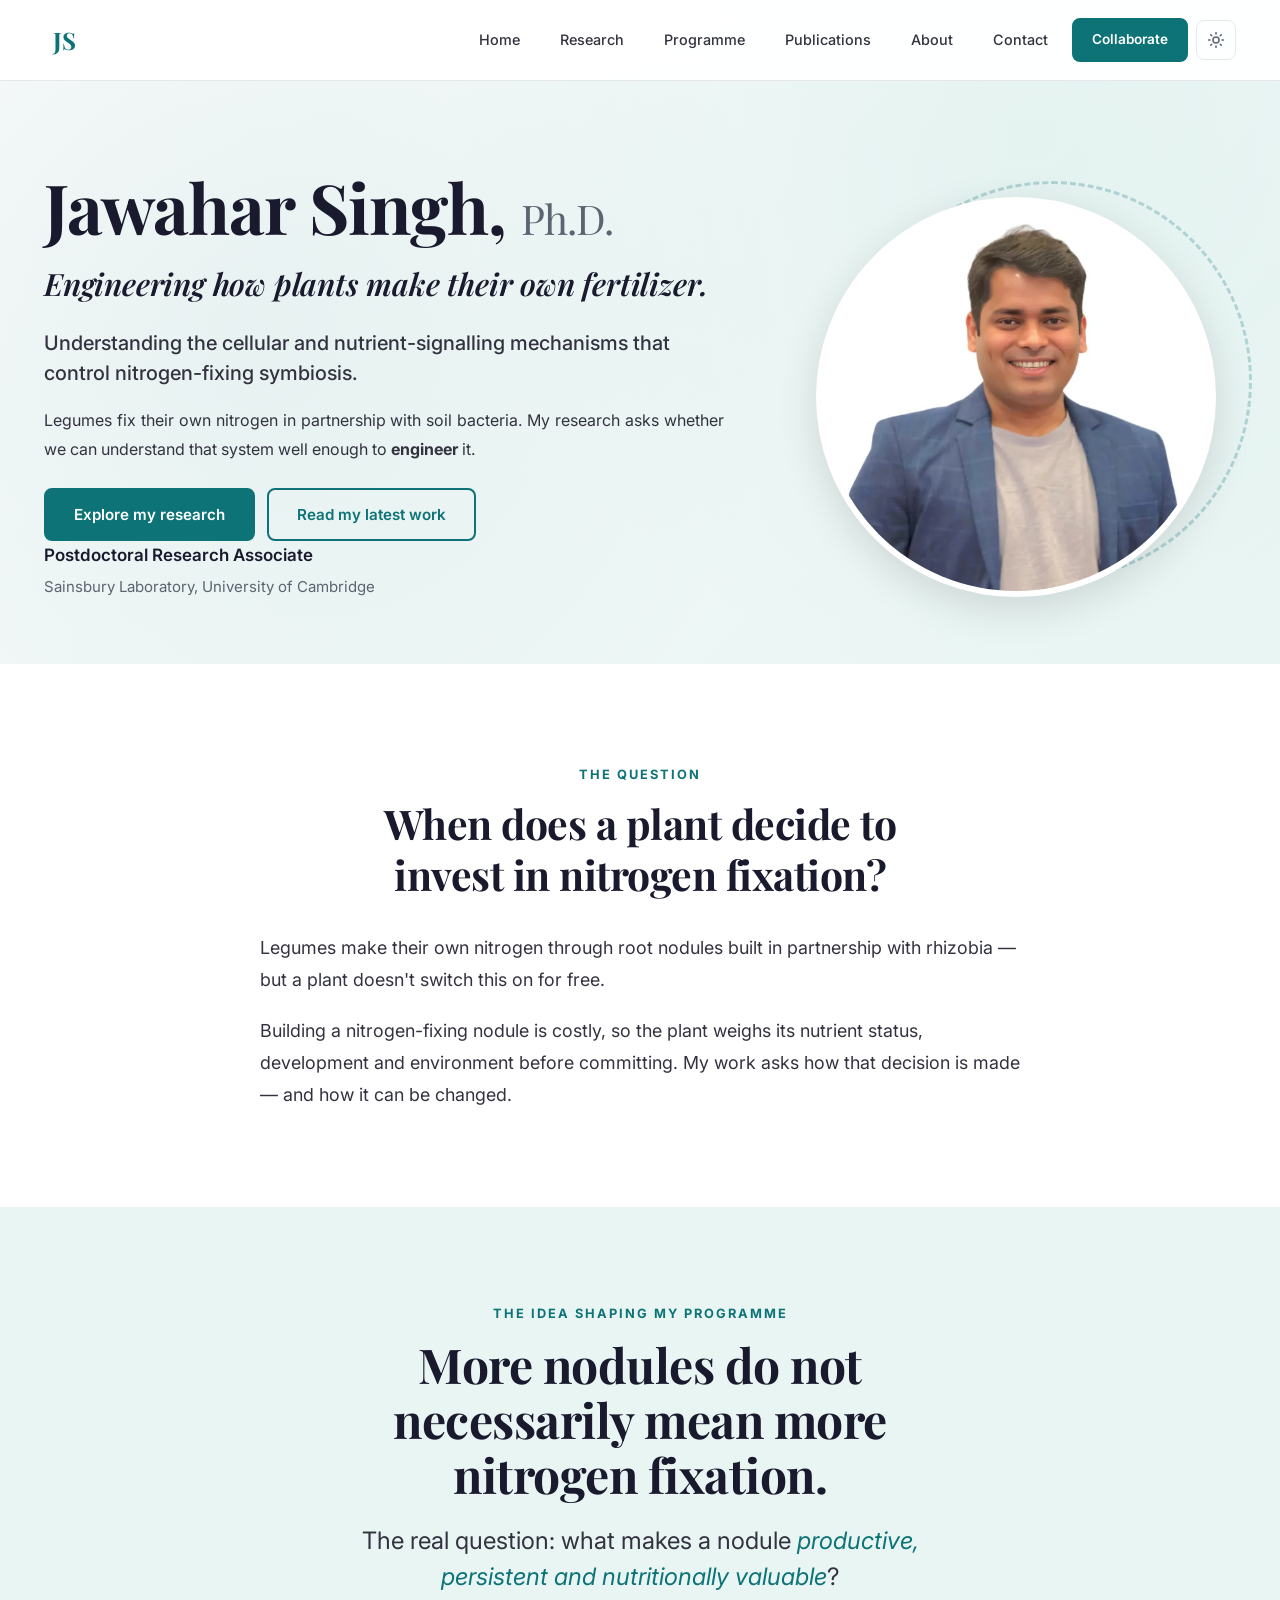
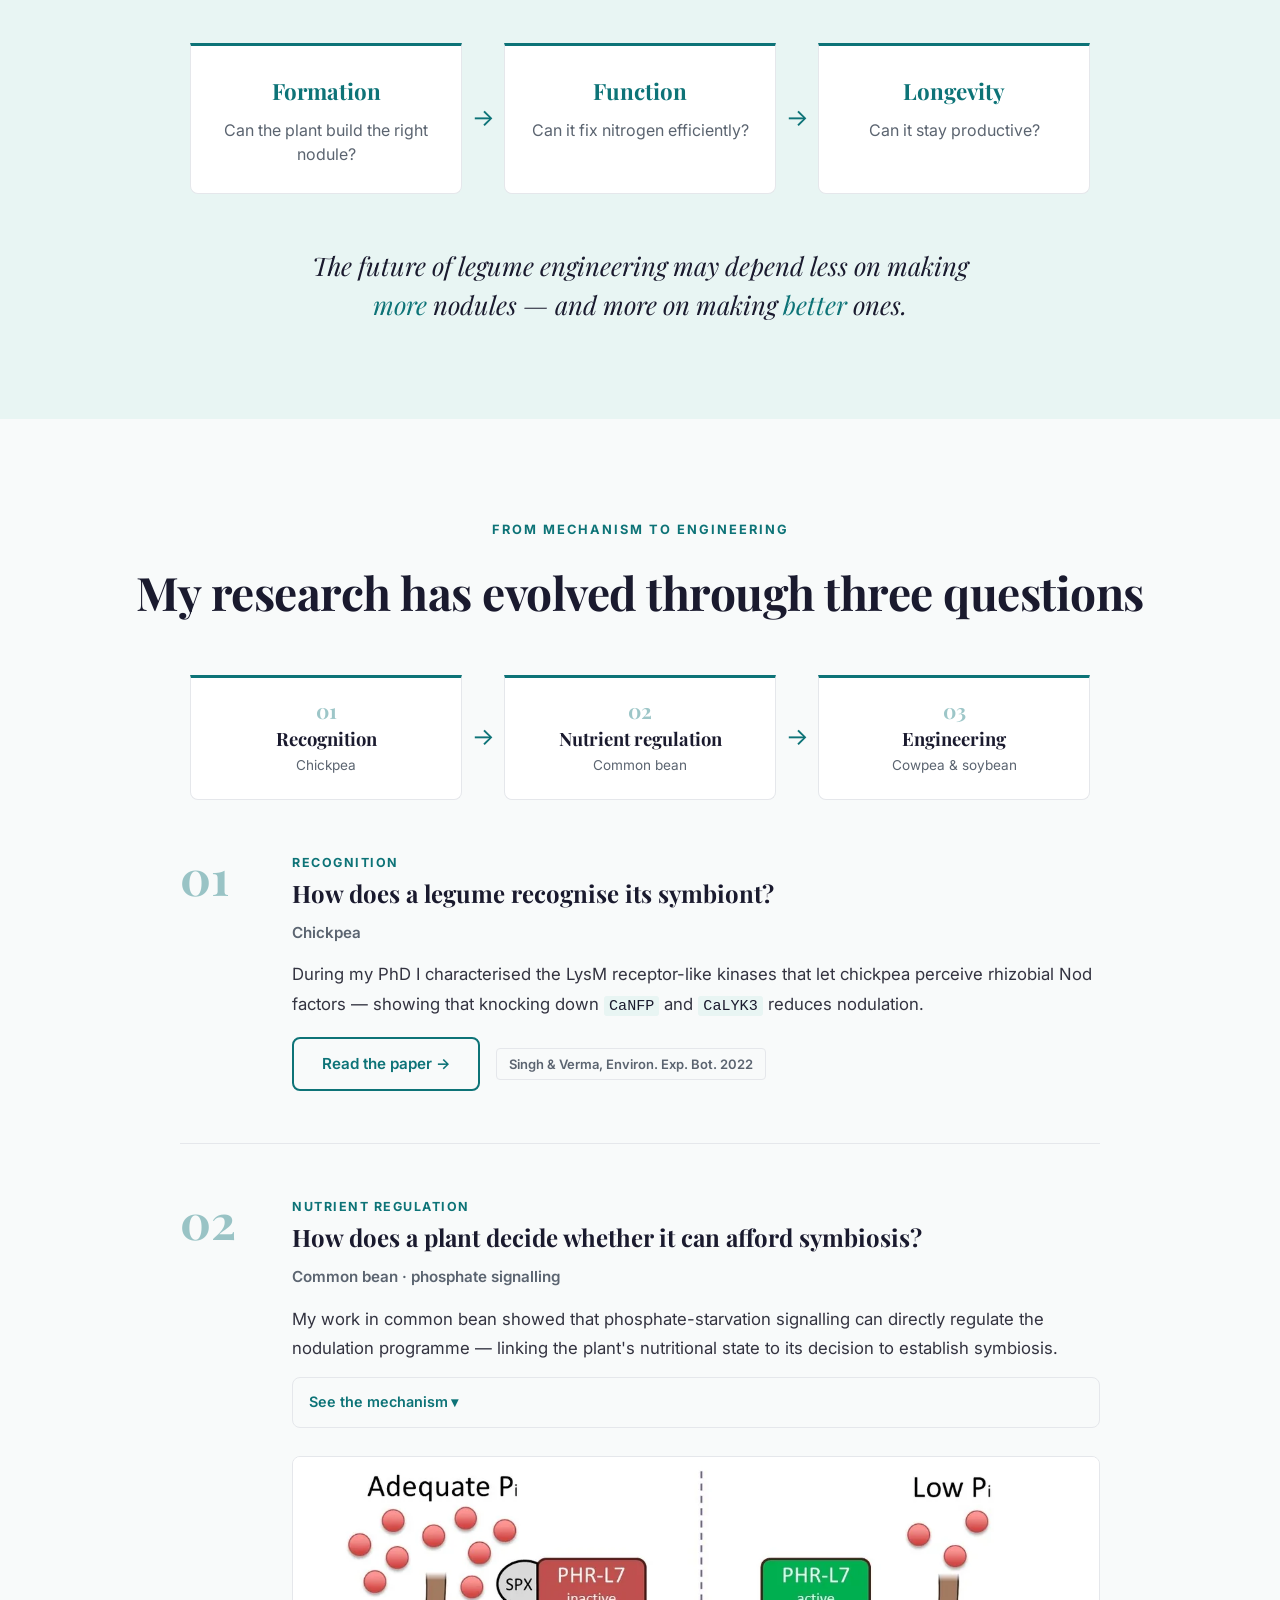
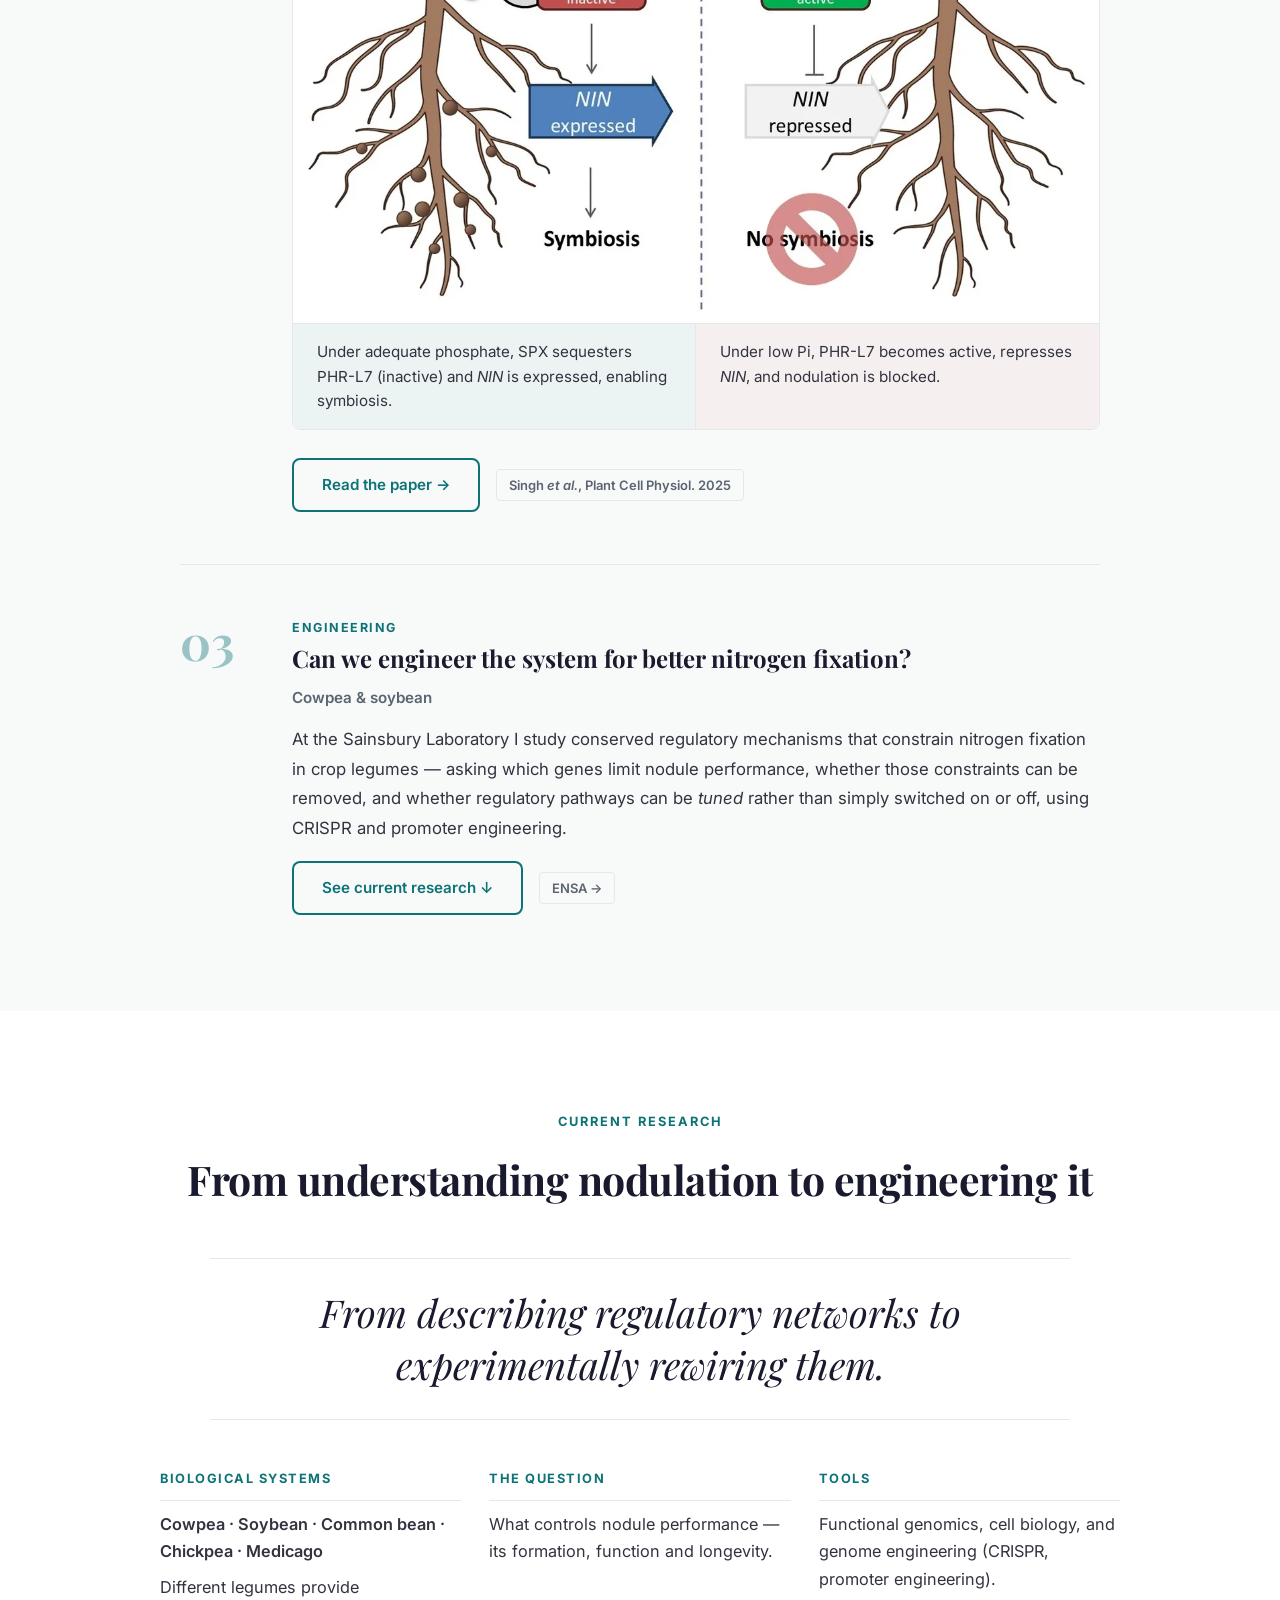
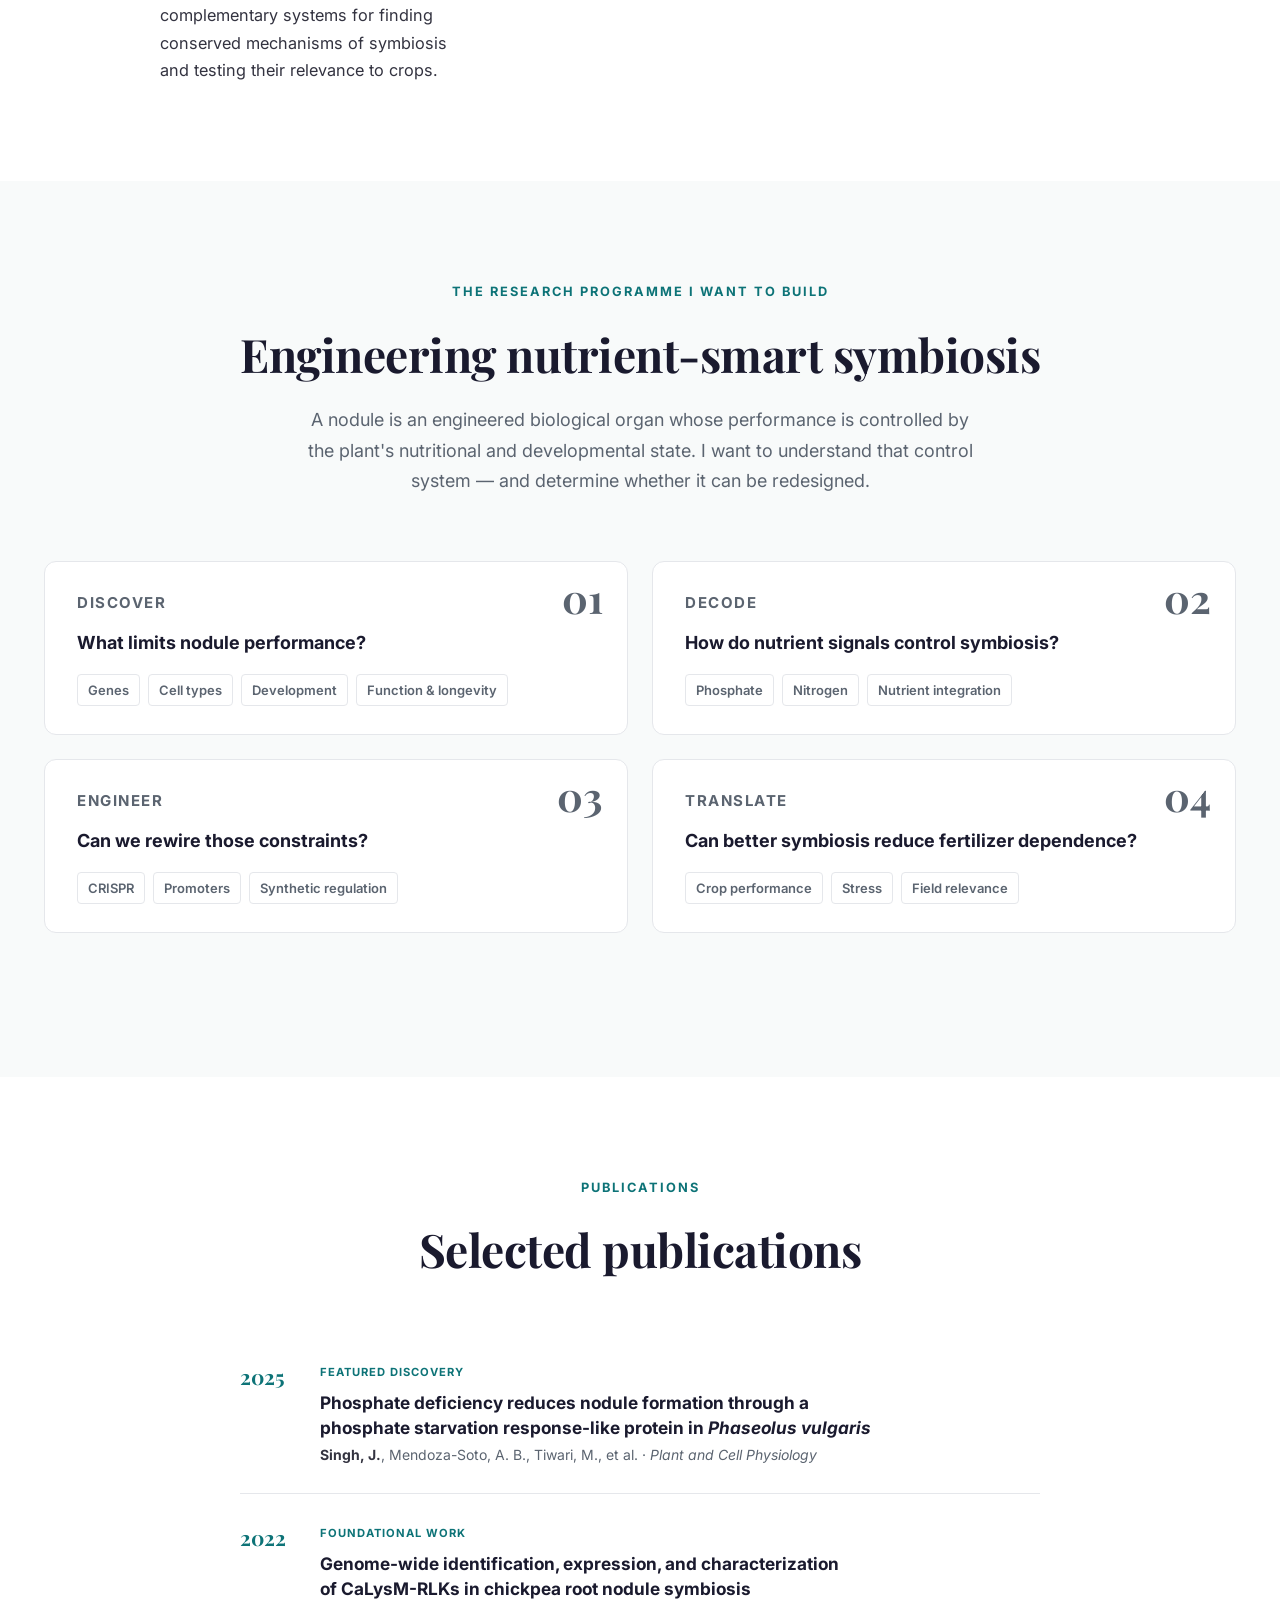
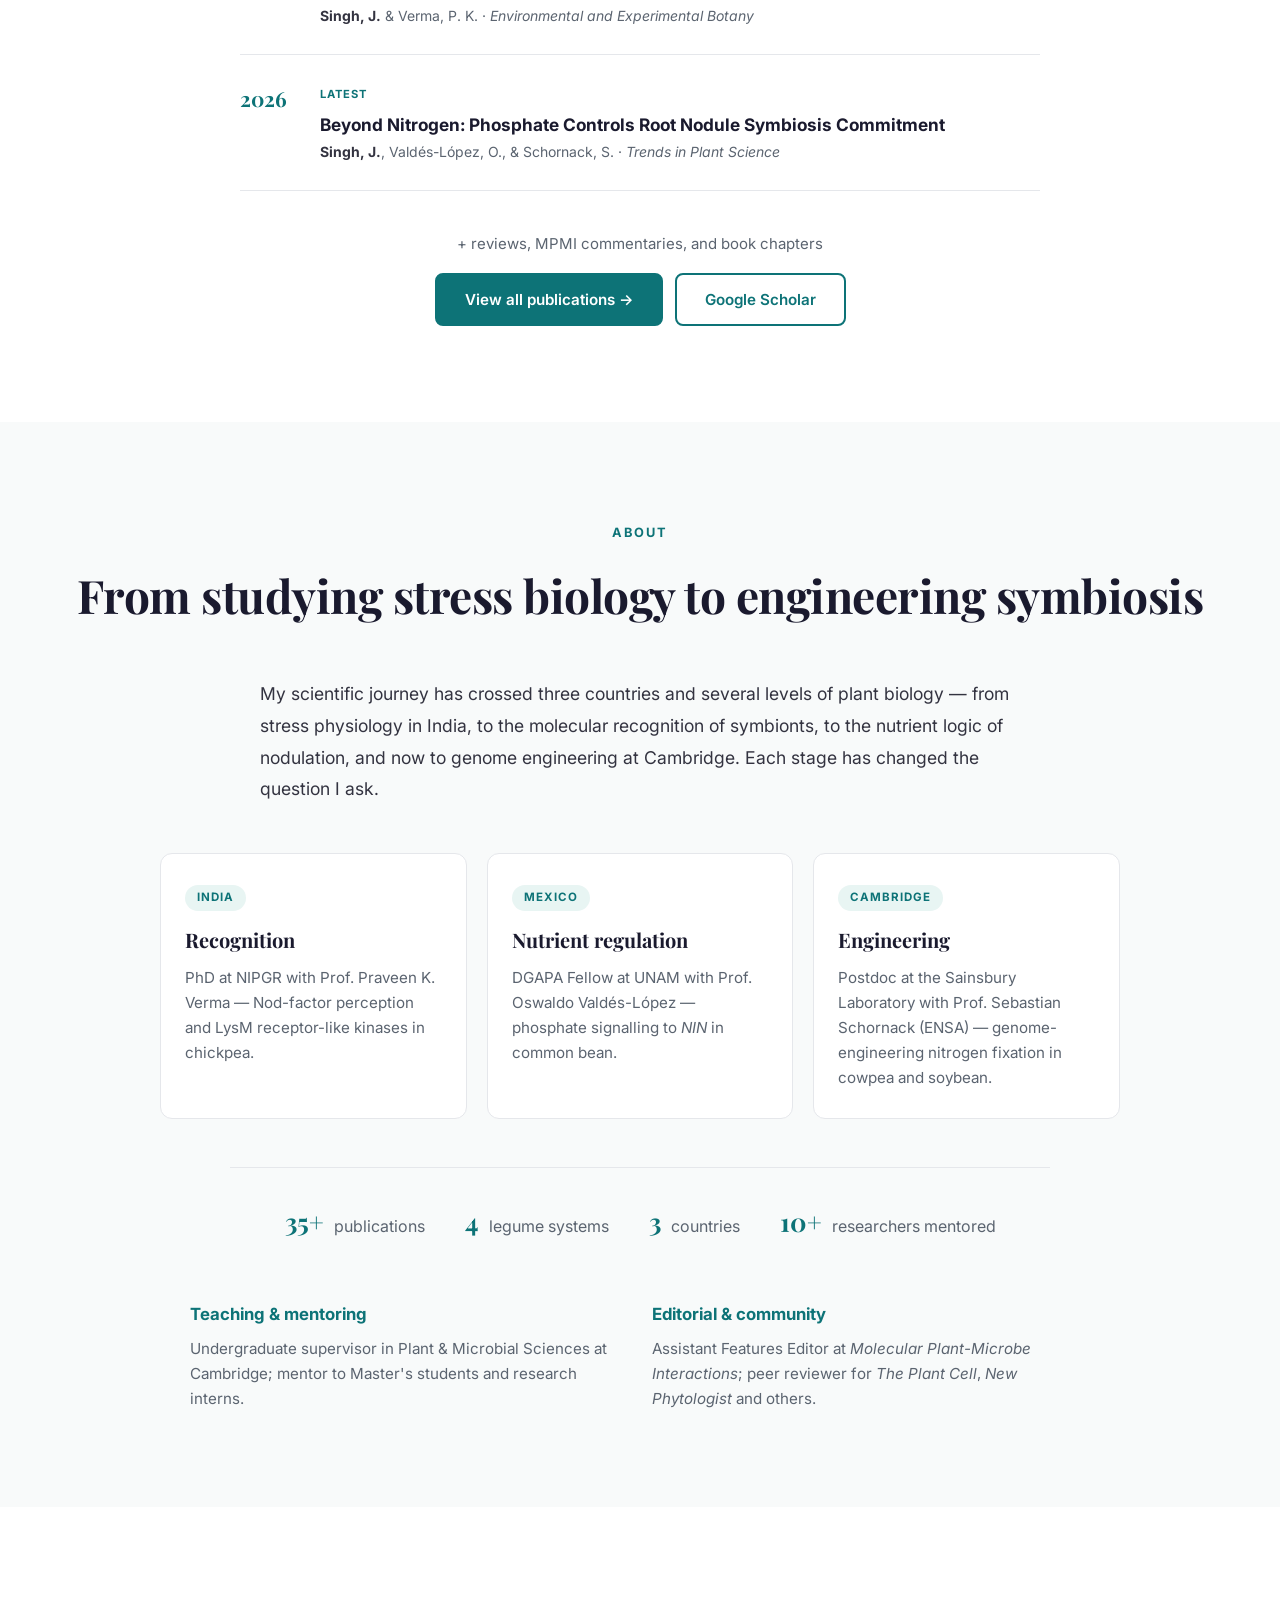
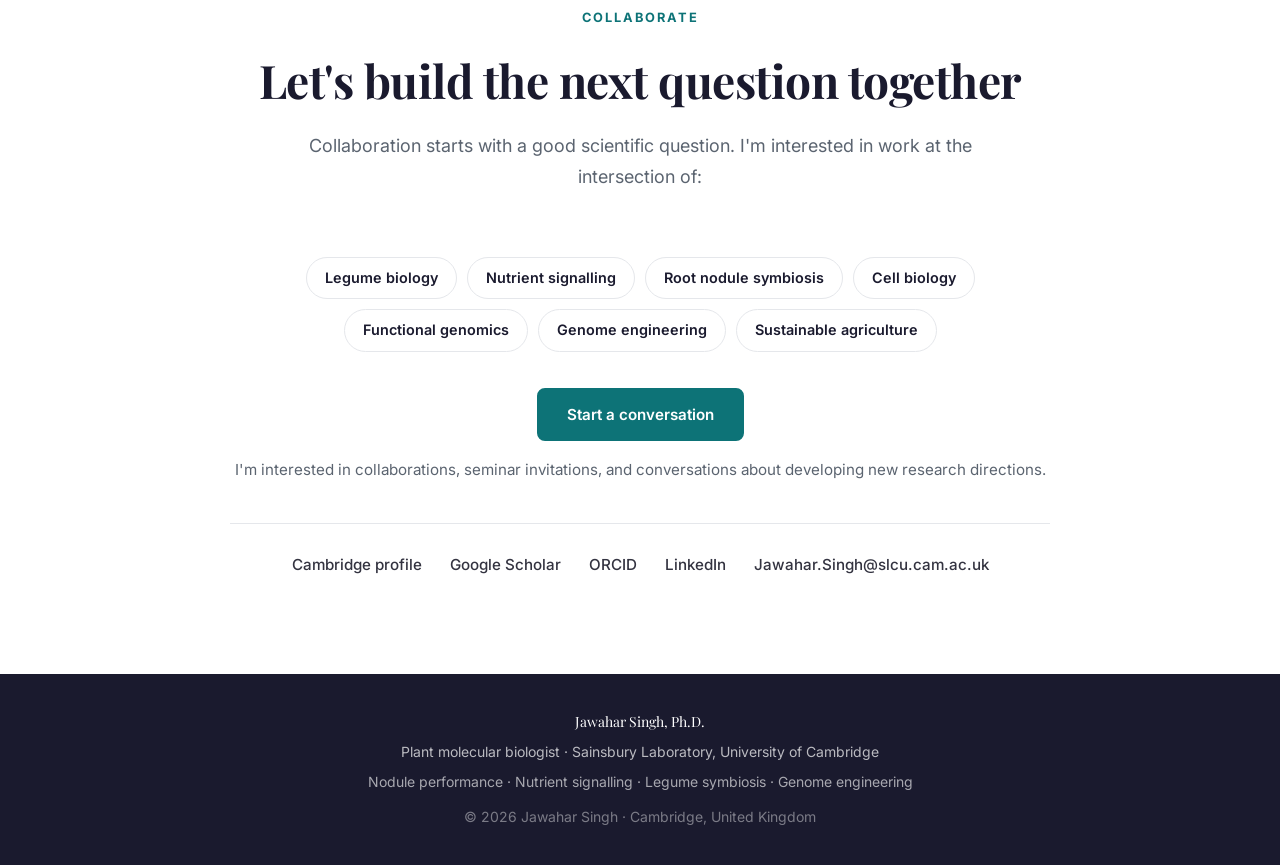
<file: preview.html>
<!DOCTYPE html>
<html lang="en">
<head>
    <meta charset="UTF-8">
    <meta name="viewport" content="width=device-width, initial-scale=1.0">
    <title>Jawahar Singh, Ph.D. | Legume Symbiosis, Nitrogen Fixation &amp; Genome Engineering</title>
    <meta name="description" content="Dr Jawahar Singh, plant molecular biologist at the Sainsbury Laboratory, Cambridge — the cellular and nutrient-signalling control of nodule performance in nitrogen-fixing symbiosis.">
    <meta name="author" content="Jawahar Singh">
    <meta name="robots" content="noindex,nofollow">

    <!-- Icons -->
    <link rel="icon" href="images/favicon.svg" type="image/svg+xml">
    <link rel="icon" href="images/favicon-32.png" sizes="32x32" type="image/png">
    <link rel="icon" href="images/favicon-16.png" sizes="16x16" type="image/png">
    <link rel="apple-touch-icon" href="images/apple-touch-icon.png">
    <link rel="manifest" href="site.webmanifest">
    <meta name="color-scheme" content="light dark">
    <meta name="theme-color" content="#0d7377" media="(prefers-color-scheme: light)">
    <meta name="theme-color" content="#0e1013" media="(prefers-color-scheme: dark)">

    <script>
      (function () {
        try {
          var stored = localStorage.getItem('theme');
          var theme = stored || (window.matchMedia('(prefers-color-scheme: dark)').matches ? 'dark' : 'light');
          document.documentElement.setAttribute('data-theme', theme);
        } catch (e) {}
      })();
    </script>

    <link rel="preconnect" href="https://fonts.googleapis.com">
    <link rel="preconnect" href="https://fonts.gstatic.com" crossorigin>
    <link rel="preload" href="https://fonts.googleapis.com/css2?family=Inter:wght@400;500;600;700&family=Playfair+Display:wght@600;700&display=swap" as="style">
    <link rel="stylesheet" href="https://fonts.googleapis.com/css2?family=Inter:wght@400;500;600;700&family=Playfair+Display:wght@600;700&display=swap" media="print" onload="this.media='all'">
    <noscript><link rel="stylesheet" href="https://fonts.googleapis.com/css2?family=Inter:wght@400;500;600;700&family=Playfair+Display:wght@600;700&display=swap"></noscript>
    <link rel="stylesheet" href="css/style.css?v=20260911a">
</head>
<body>
    <a href="#main" class="skip-link">Skip to content</a>

    <!-- Navigation -->
    <nav class="navbar" id="navbar" aria-label="Primary">
        <div class="nav-container">
            <a href="#hero" class="nav-logo">JS</a>
            <div class="nav-right">
                <ul class="nav-links" id="navLinks">
                    <li><a href="#hero">Home</a></li>
                    <li><a href="#research">Research</a></li>
                    <li><a href="#future-lab">Programme</a></li>
                    <li><a href="publications.html">Publications</a></li>
                    <li><a href="#about">About</a></li>
                    <li><a href="#contact">Contact</a></li>
                </ul>
                <a href="#contact" class="btn btn-primary nav-cta">Collaborate</a>
                <button class="theme-toggle" id="themeToggle" type="button" aria-label="Switch colour theme" title="Toggle light / dark">
                    <svg class="icon-sun" viewBox="0 0 24 24" fill="none" stroke="currentColor" stroke-width="2" stroke-linecap="round" stroke-linejoin="round" aria-hidden="true"><circle cx="12" cy="12" r="4"/><path d="M12 2v2M12 20v2M4.93 4.93l1.41 1.41M17.66 17.66l1.41 1.41M2 12h2M20 12h2M6.34 17.66l-1.41 1.41M19.07 4.93l-1.41 1.41"/></svg>
                    <svg class="icon-moon" viewBox="0 0 24 24" fill="none" stroke="currentColor" stroke-width="2" stroke-linecap="round" stroke-linejoin="round" aria-hidden="true"><path d="M21 12.79A9 9 0 1111.21 3 7 7 0 0021 12.79z"/></svg>
                </button>
                <button class="nav-toggle" id="navToggle" type="button" aria-label="Toggle navigation" aria-expanded="false" aria-controls="navLinks">
                    <span></span><span></span><span></span>
                </button>
            </div>
        </div>
    </nav>

    <main id="main">

    <!-- 01. Hero -->
    <section class="hero" id="hero">
        <div class="hero-bg-pattern"></div>
        <div class="container hero-content">
            <div class="hero-text">
                <h1 class="hero-name">Jawahar Singh<span class="hero-comma">,</span> <span class="hero-degree">Ph.D.</span></h1>
                <p class="hero-manifesto">Engineering how plants make their own fertilizer.</p>
                <p class="hero-subtitle">Understanding the cellular and nutrient-signalling mechanisms that control nitrogen-fixing symbiosis.</p>
                <p class="hero-lede">Legumes fix their own nitrogen in partnership with soil bacteria. My research asks whether we can understand that system well enough to <strong>engineer</strong> it.</p>
                <div class="hero-cta">
                    <a href="#research" class="btn btn-primary">Explore my research</a>
                    <a href="publications.html" class="btn btn-outline">Read my latest work</a>
                </div>
                <p class="hero-affiliation">Postdoctoral Research Associate</p>
                <p class="hero-institution">Sainsbury Laboratory, University of Cambridge</p>
            </div>
            <div class="hero-image">
                <div class="hero-image-wrapper">
                    <picture>
                        <source srcset="images/headshot.webp" type="image/webp">
                        <img src="images/headshot.png" alt="Dr. Jawahar Singh" width="600" height="600" fetchpriority="high">
                    </picture>
                </div>
                <div class="hero-image-accent"></div>
            </div>
        </div>
    </section>

    <!-- 02. The question -->
    <section class="section" id="question">
        <div class="container">
            <div class="section-head-narrow">
                <p class="eyebrow">The question</p>
                <h2 class="statement">When does a plant decide to invest in nitrogen fixation?</h2>
            </div>
            <div class="prose">
                <p>Legumes make their own nitrogen through root nodules built in partnership with rhizobia &mdash; but a plant doesn't switch this on for free.</p>
                <p class="prose-emphasis">Building a nitrogen-fixing nodule is costly, so the plant weighs its nutrient status, development and environment before committing. My work asks how that decision is made &mdash; and how it can be changed.</p>
            </div>
        </div>
    </section>

    <!-- 03. Signature idea: nodule performance -->
    <section class="section signature" id="performance">
        <div class="container">
            <p class="eyebrow eyebrow-center">The idea shaping my programme</p>
            <h2 class="signature-statement">More nodules do not necessarily mean more nitrogen fixation.</h2>
            <p class="signature-sub">The real question: what makes a nodule <em>productive, persistent and nutritionally valuable</em>?</p>
            <div class="perf-flow" role="img" aria-label="Three dimensions of nodule performance: Formation, Function and Longevity.">
                <div class="perf-item fade-in">
                    <span class="perf-label">Formation</span>
                    <p>Can the plant build the right nodule?</p>
                </div>
                <span class="perf-arrow fade-in" aria-hidden="true">&rarr;</span>
                <div class="perf-item fade-in">
                    <span class="perf-label">Function</span>
                    <p>Can it fix nitrogen efficiently?</p>
                </div>
                <span class="perf-arrow fade-in" aria-hidden="true">&rarr;</span>
                <div class="perf-item fade-in">
                    <span class="perf-label">Longevity</span>
                    <p>Can it stay productive?</p>
                </div>
            </div>
            <p class="signature-tagline">The future of legume engineering may depend less on making <em>more</em> nodules &mdash; and more on making <em>better</em> ones.</p>
        </div>
    </section>

    <!-- 04. Research journey -->
    <section class="section section-alt" id="research">
        <div class="container">
            <div class="section-head">
                <p class="eyebrow">From mechanism to engineering</p>
                <h2 class="section-title">My research has evolved through three questions</h2>
            </div>

            <div class="flow" role="img" aria-label="Research journey in three stages: Recognition in chickpea, then Nutrient regulation in common bean, then Engineering in cowpea and soybean.">
                <div class="flow-node fade-in">
                    <span class="flow-num">01</span>
                    <span class="flow-label">Recognition</span>
                    <span class="flow-sub">Chickpea</span>
                </div>
                <span class="flow-arrow fade-in" aria-hidden="true">&rarr;</span>
                <div class="flow-node fade-in">
                    <span class="flow-num">02</span>
                    <span class="flow-label">Nutrient regulation</span>
                    <span class="flow-sub">Common bean</span>
                </div>
                <span class="flow-arrow fade-in" aria-hidden="true">&rarr;</span>
                <div class="flow-node fade-in">
                    <span class="flow-num">03</span>
                    <span class="flow-label">Engineering</span>
                    <span class="flow-sub">Cowpea &amp; soybean</span>
                </div>
            </div>

            <article class="discovery fade-in">
                <div class="discovery-num">01</div>
                <div class="discovery-body">
                    <p class="journey-stage">Recognition</p>
                    <h3>How does a legume recognise its symbiont?</h3>
                    <p class="journey-system">Chickpea</p>
                    <p>During my PhD I characterised the LysM receptor-like kinases that let chickpea perceive rhizobial Nod factors &mdash; showing that knocking down <span class="mono">CaNFP</span> and <span class="mono">CaLYK3</span> reduces nodulation.</p>
                    <div class="discovery-actions">
                        <a href="https://doi.org/10.1016/j.envexpbot.2022.104999" class="btn btn-outline" target="_blank" rel="noopener">Read the paper &rarr;</a>
                        <span class="card-tag">Singh &amp; Verma, Environ. Exp. Bot. 2022</span>
                    </div>
                </div>
            </article>

            <article class="discovery fade-in">
                <div class="discovery-num">02</div>
                <div class="discovery-body">
                    <p class="journey-stage">Nutrient regulation</p>
                    <h3>How does a plant decide whether it can afford symbiosis?</h3>
                    <p class="journey-system">Common bean &middot; phosphate signalling</p>
                    <p>My work in common bean showed that phosphate-starvation signalling can directly regulate the nodulation programme &mdash; linking the plant's nutritional state to its decision to establish symbiosis.</p>
                    <details class="mechanism">
                        <summary>See the mechanism</summary>
                        <div class="mechanism-body">
                            <p>The phosphate starvation&ndash;response transcription factor <span class="mono">PvPHR-L7</span> binds the <span class="mono">P1BS</span> <em>cis</em>-element in the promoters of <span class="mono">NIN</span> and <span class="mono">TML</span>. Knocking it down increases nodulation; over-expressing it decreases nodulation.</p>
                            <div class="pathway" aria-hidden="true">
                                <span class="pathway-chip">PvPHR-L7</span>
                                <span class="pathway-arrow">&rarr;</span>
                                <span class="pathway-chip">P1BS</span>
                                <span class="pathway-arrow">&rarr;</span>
                                <span class="pathway-chip">NIN / TML</span>
                                <span class="pathway-arrow">&rarr;</span>
                                <span class="pathway-outcome">nodulation</span>
                            </div>
                        </div>
                    </details>
                    <figure class="abstract-figure">
                        <picture>
                            <source srcset="images/phosphate_nodulation_abstract.webp" type="image/webp">
                            <img src="images/phosphate_nodulation_abstract.jpg" alt="Under adequate phosphate, SPX sequesters PHR-L7 and NIN is expressed, enabling symbiosis; under low phosphate PHR-L7 is active, represses NIN, and nodulation is blocked." loading="lazy" width="1201" height="695">
                        </picture>
                        <figcaption class="abstract-caption-split">
                            <span class="abstract-caption-half abstract-caption-left">Under adequate phosphate, SPX sequesters PHR-L7 (inactive) and <em>NIN</em> is expressed, enabling symbiosis.</span>
                            <span class="abstract-caption-half abstract-caption-right">Under low Pi, PHR-L7 becomes active, represses <em>NIN</em>, and nodulation is blocked.</span>
                        </figcaption>
                    </figure>
                    <div class="discovery-actions">
                        <a href="https://doi.org/10.1093/pcp/pcaf069" class="btn btn-outline" target="_blank" rel="noopener">Read the paper &rarr;</a>
                        <span class="card-tag">Singh <em>et al.</em>, Plant Cell Physiol. 2025</span>
                    </div>
                </div>
            </article>

            <article class="discovery fade-in">
                <div class="discovery-num">03</div>
                <div class="discovery-body">
                    <p class="journey-stage">Engineering</p>
                    <h3>Can we engineer the system for better nitrogen fixation?</h3>
                    <p class="journey-system">Cowpea &amp; soybean</p>
                    <p>At the Sainsbury Laboratory I study conserved regulatory mechanisms that constrain nitrogen fixation in crop legumes &mdash; asking which genes limit nodule performance, whether those constraints can be removed, and whether regulatory pathways can be <em>tuned</em> rather than simply switched on or off, using CRISPR and promoter engineering.</p>
                    <div class="discovery-actions">
                        <a href="#current" class="btn btn-outline">See current research &darr;</a>
                        <a href="https://www.ensa.ac.uk/team/jawahar-singh/" class="card-tag card-tag-link" target="_blank" rel="noopener">ENSA &rarr;</a>
                    </div>
                </div>
            </article>
        </div>
    </section>

    <!-- 05. Current research -->
    <section class="section" id="current">
        <div class="container">
            <div class="section-head">
                <p class="eyebrow">Current research</p>
                <h2 class="section-title section-title-fit">From understanding nodulation to engineering it</h2>
            </div>
            <blockquote class="pullquote">From describing regulatory networks to experimentally rewiring them.</blockquote>
            <div class="st-grid">
                <div class="st-item">
                    <h4>Biological systems</h4>
                    <p class="st-species">Cowpea &middot; Soybean &middot; Common bean &middot; Chickpea &middot; Medicago</p>
                    <p>Different legumes provide complementary systems for finding conserved mechanisms of symbiosis and testing their relevance to crops.</p>
                </div>
                <div class="st-item">
                    <h4>The question</h4>
                    <p>What controls nodule performance &mdash; its formation, function and longevity.</p>
                </div>
                <div class="st-item">
                    <h4>Tools</h4>
                    <p>Functional genomics, cell biology, and genome engineering (CRISPR, promoter engineering).</p>
                </div>
            </div>
        </div>
    </section>

    <!-- 06. Research programme -->
    <section class="section section-alt" id="future-lab">
        <div class="container">
            <div class="section-head">
                <p class="eyebrow">The research programme I want to build</p>
                <h2 class="section-title">Engineering nutrient-smart symbiosis</h2>
                <p class="section-subtitle">A nodule is an engineered biological organ whose performance is controlled by the plant's nutritional and developmental state. I want to understand that control system &mdash; and determine whether it can be redesigned.</p>
            </div>
            <div class="program-grid">
                <div class="program-card program-card-tight fade-in">
                    <div class="program-number">01</div>
                    <p class="program-label">Discover</p>
                    <h3>What limits nodule performance?</h3>
                    <div class="program-tags">
                        <span>Genes</span>
                        <span>Cell types</span>
                        <span>Development</span>
                        <span>Function &amp; longevity</span>
                    </div>
                </div>
                <div class="program-card program-card-tight fade-in">
                    <div class="program-number">02</div>
                    <p class="program-label">Decode</p>
                    <h3>How do nutrient signals control symbiosis?</h3>
                    <div class="program-tags">
                        <span>Phosphate</span>
                        <span>Nitrogen</span>
                        <span>Nutrient integration</span>
                    </div>
                </div>
                <div class="program-card program-card-tight fade-in">
                    <div class="program-number">03</div>
                    <p class="program-label">Engineer</p>
                    <h3>Can we rewire those constraints?</h3>
                    <div class="program-tags">
                        <span>CRISPR</span>
                        <span>Promoters</span>
                        <span>Synthetic regulation</span>
                    </div>
                </div>
                <div class="program-card program-card-tight fade-in">
                    <div class="program-number">04</div>
                    <p class="program-label">Translate</p>
                    <h3>Can better symbiosis reduce fertilizer dependence?</h3>
                    <div class="program-tags">
                        <span>Crop performance</span>
                        <span>Stress</span>
                        <span>Field relevance</span>
                    </div>
                </div>
            </div>
        </div>
    </section>

    <!-- 07. Selected publications (3) -->
    <section class="section" id="publications">
        <div class="container">
            <div class="section-head">
                <p class="eyebrow">Publications</p>
                <h2 class="section-title">Selected publications</h2>
            </div>
            <div class="pub-list">
                <div class="pub-item fade-in">
                    <span class="pub-year">2025</span>
                    <div class="pub-details">
                        <p class="pub-label">Featured discovery</p>
                        <h3 class="pub-title"><a href="https://doi.org/10.1093/pcp/pcaf069" target="_blank" rel="noopener">Phosphate deficiency reduces nodule formation through a phosphate starvation response-like protein in <em>Phaseolus vulgaris</em></a></h3>
                        <p class="pub-authors"><strong>Singh, J.</strong>, Mendoza-Soto, A. B., Tiwari, M., et al. &middot; <em>Plant and Cell Physiology</em></p>
                    </div>
                </div>
                <div class="pub-item fade-in">
                    <span class="pub-year">2022</span>
                    <div class="pub-details">
                        <p class="pub-label">Foundational work</p>
                        <h3 class="pub-title"><a href="https://doi.org/10.1016/j.envexpbot.2022.104999" target="_blank" rel="noopener">Genome-wide identification, expression, and characterization of CaLysM-RLKs in chickpea root nodule symbiosis</a></h3>
                        <p class="pub-authors"><strong>Singh, J.</strong> &amp; Verma, P. K. &middot; <em>Environmental and Experimental Botany</em></p>
                    </div>
                </div>
                <div class="pub-item fade-in">
                    <span class="pub-year">2026</span>
                    <div class="pub-details">
                        <p class="pub-label">Latest</p>
                        <h3 class="pub-title"><a href="https://doi.org/10.1016/j.tplants.2026.01.001" target="_blank" rel="noopener">Beyond Nitrogen: Phosphate Controls Root Nodule Symbiosis Commitment</a></h3>
                        <p class="pub-authors"><strong>Singh, J.</strong>, Vald&eacute;s-L&oacute;pez, O., &amp; Schornack, S. &middot; <em>Trends in Plant Science</em></p>
                    </div>
                </div>
            </div>
            <div class="pub-more">
                <p>+ reviews, MPMI commentaries, and book chapters</p>
                <div class="pub-more-actions">
                    <a href="publications.html" class="btn btn-primary">View all publications &rarr;</a>
                    <a href="https://scholar.google.com/citations?user=mANYUGQAAAAJ&amp;hl=en" class="btn btn-outline" target="_blank" rel="noopener">Google Scholar</a>
                </div>
            </div>
        </div>
    </section>

    <!-- 08. About -->
    <section class="section section-alt" id="about">
        <div class="container">
            <div class="section-head">
                <p class="eyebrow">About</p>
                <h2 class="section-title">From studying stress biology to engineering symbiosis</h2>
            </div>
            <div class="about-prose">
                <p>My scientific journey has crossed three countries and several levels of plant biology &mdash; from stress physiology in India, to the molecular recognition of symbionts, to the nutrient logic of nodulation, and now to genome engineering at Cambridge. Each stage has changed the question I ask.</p>
            </div>

            <div class="journey-cards">
                <div class="journey-card">
                    <span class="journey-flag">India</span>
                    <h3>Recognition</h3>
                    <p>PhD at NIPGR with Prof. Praveen K. Verma &mdash; Nod-factor perception and LysM receptor-like kinases in chickpea.</p>
                </div>
                <div class="journey-card">
                    <span class="journey-flag">Mexico</span>
                    <h3>Nutrient regulation</h3>
                    <p>DGAPA Fellow at UNAM with Prof. Oswaldo Vald&eacute;s-L&oacute;pez &mdash; phosphate signalling to <em>NIN</em> in common bean.</p>
                </div>
                <div class="journey-card">
                    <span class="journey-flag">Cambridge</span>
                    <h3>Engineering</h3>
                    <p>Postdoc at the Sainsbury Laboratory with Prof. Sebastian Schornack (ENSA) &mdash; genome-engineering nitrogen fixation in cowpea and soybean.</p>
                </div>
            </div>

            <div class="metrics-row">
                <span><strong>35+</strong> publications</span>
                <span><strong>4</strong> legume systems</span>
                <span><strong>3</strong> countries</span>
                <span><strong>10+</strong> researchers mentored</span>
            </div>

            <div class="beyond">
                <div class="beyond-grid">
                    <div class="beyond-item">
                        <h4>Teaching &amp; mentoring</h4>
                        <p>Undergraduate supervisor in Plant &amp; Microbial Sciences at Cambridge; mentor to Master's students and research interns.</p>
                    </div>
                    <div class="beyond-item">
                        <h4>Editorial &amp; community</h4>
                        <p>Assistant Features Editor at <em>Molecular Plant-Microbe Interactions</em>; peer reviewer for <em>The Plant Cell</em>, <em>New Phytologist</em> and others.</p>
                    </div>
                </div>
            </div>
        </div>
    </section>

    <!-- 09. Collaborate -->
    <section class="section" id="contact">
        <div class="container">
            <div class="section-head">
                <p class="eyebrow">Collaborate</p>
                <h2 class="section-title">Let's build the next question together</h2>
                <p class="section-subtitle">Collaboration starts with a good scientific question. I'm interested in work at the intersection of:</p>
            </div>
            <ul class="interest-chips">
                <li>Legume biology</li>
                <li>Nutrient signalling</li>
                <li>Root nodule symbiosis</li>
                <li>Cell biology</li>
                <li>Functional genomics</li>
                <li>Genome engineering</li>
                <li>Sustainable agriculture</li>
            </ul>
            <div class="collab-actions">
                <a href="mailto:Jawahar.Singh@slcu.cam.ac.uk" class="btn btn-primary">Start a conversation</a>
                <span class="collab-note">I'm interested in collaborations, seminar invitations, and conversations about developing new research directions.</span>
            </div>
            <div class="collab-contact">
                <a href="https://www.slcu.cam.ac.uk/people/jawahar-singh" target="_blank" rel="noopener">Cambridge profile</a>
                <a href="https://scholar.google.com/citations?user=mANYUGQAAAAJ&amp;hl=en" target="_blank" rel="noopener">Google Scholar</a>
                <a href="https://orcid.org/0000-0003-4893-741X" target="_blank" rel="noopener">ORCID</a>
                <a href="https://www.linkedin.com/in/jawahar-singh-phd-57892068/" target="_blank" rel="noopener">LinkedIn</a>
                <a href="mailto:Jawahar.Singh@slcu.cam.ac.uk">Jawahar.Singh@slcu.cam.ac.uk</a>
            </div>
        </div>
    </section>

    </main>

    <!-- Footer -->
    <footer class="footer">
        <div class="container">
            <p class="footer-name">Jawahar Singh, Ph.D.</p>
            <p>Plant molecular biologist &middot; Sainsbury Laboratory, University of Cambridge</p>
            <p class="footer-note">Nodule performance &middot; Nutrient signalling &middot; Legume symbiosis &middot; Genome engineering</p>
            <p class="footer-copy">&copy; <span id="copyrightYear">2026</span> Jawahar Singh &middot; Cambridge, United Kingdom</p>
        </div>
    </footer>

    <script src="js/main.js?v=20261025"></script>
</body>
</html>
</file>
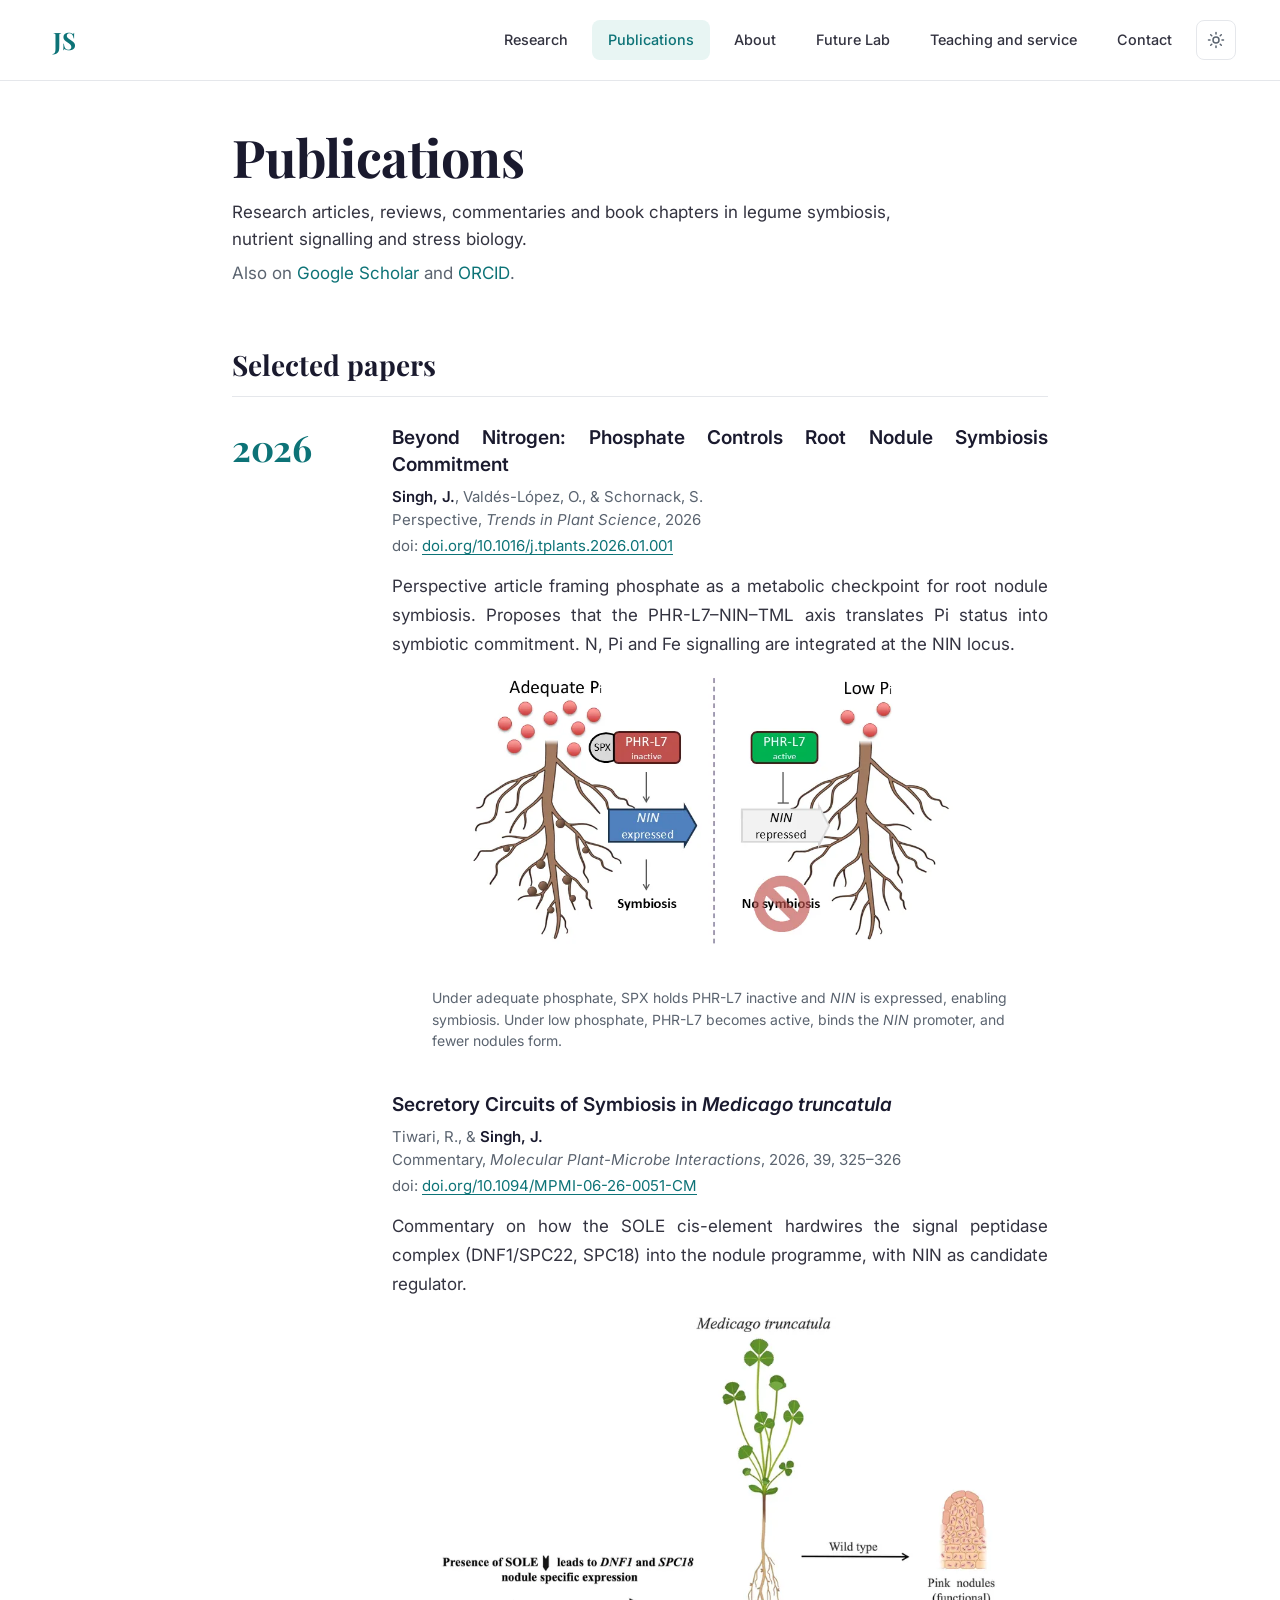
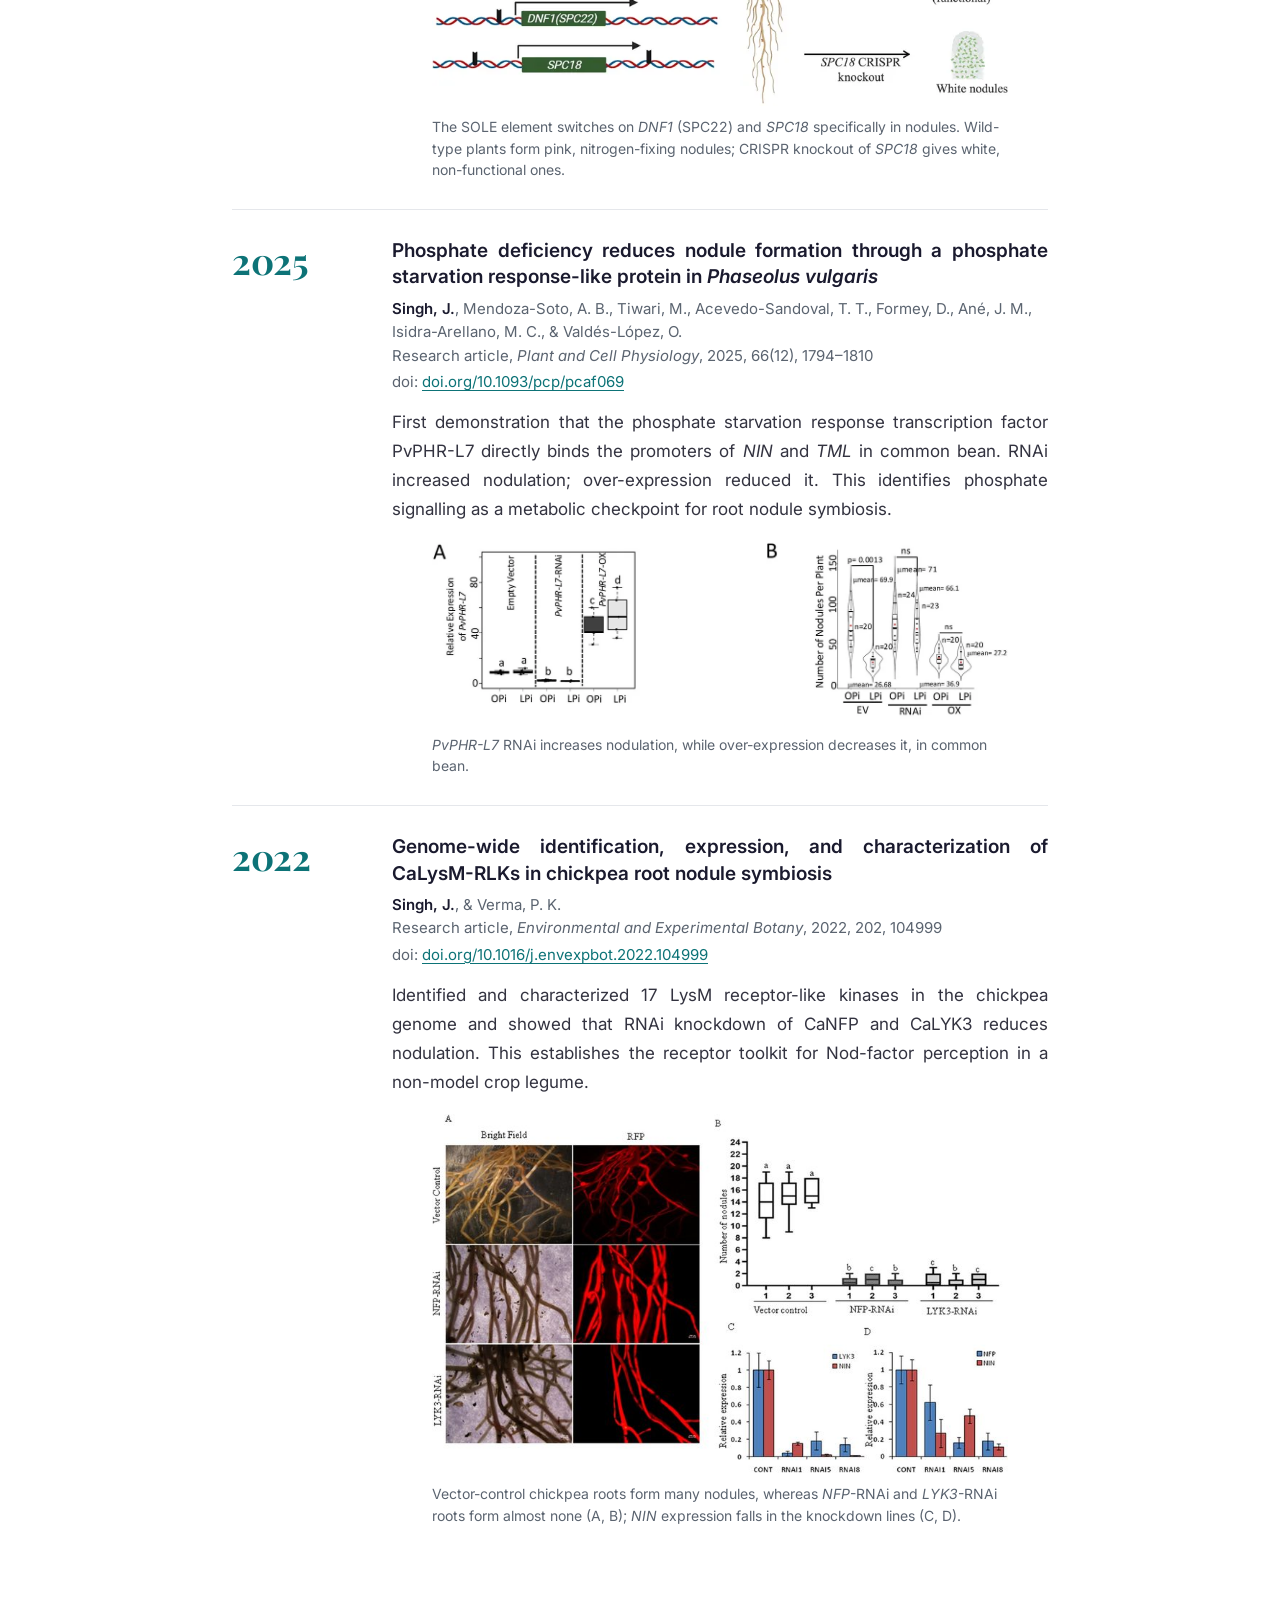
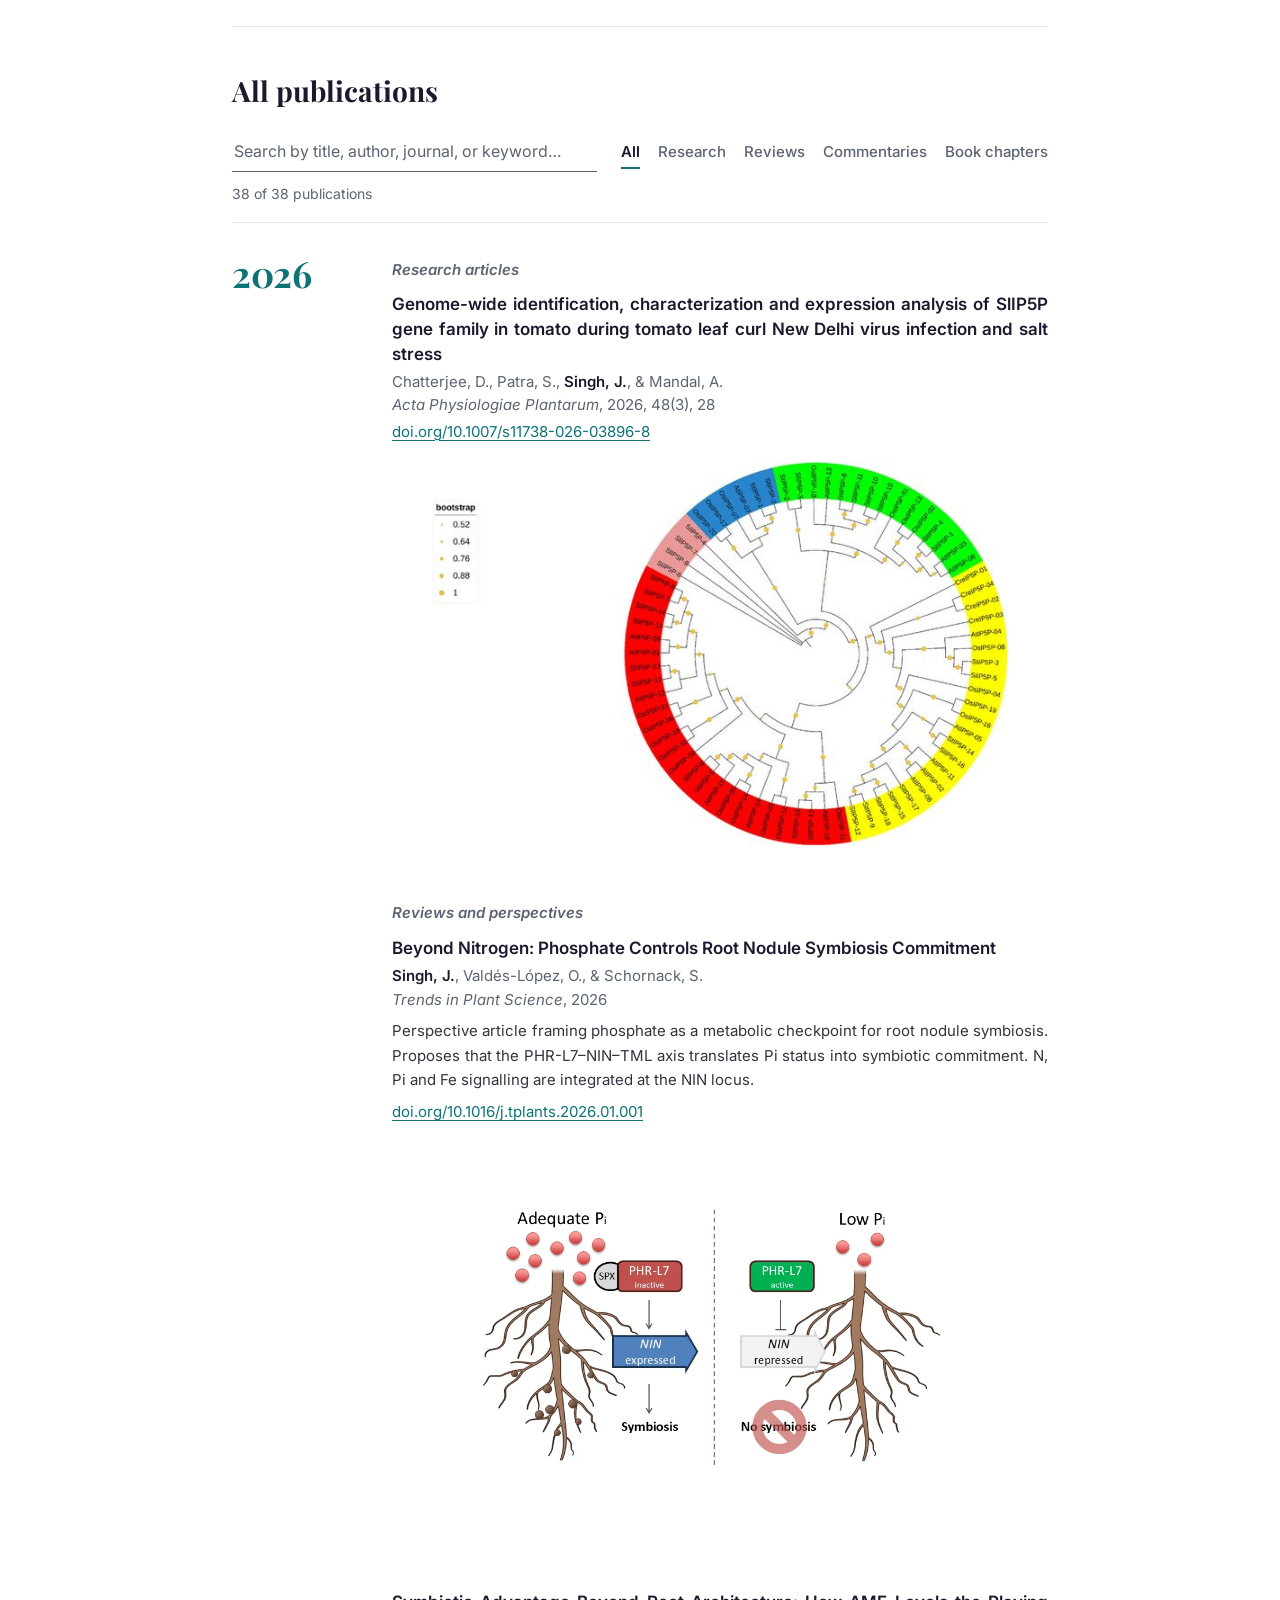
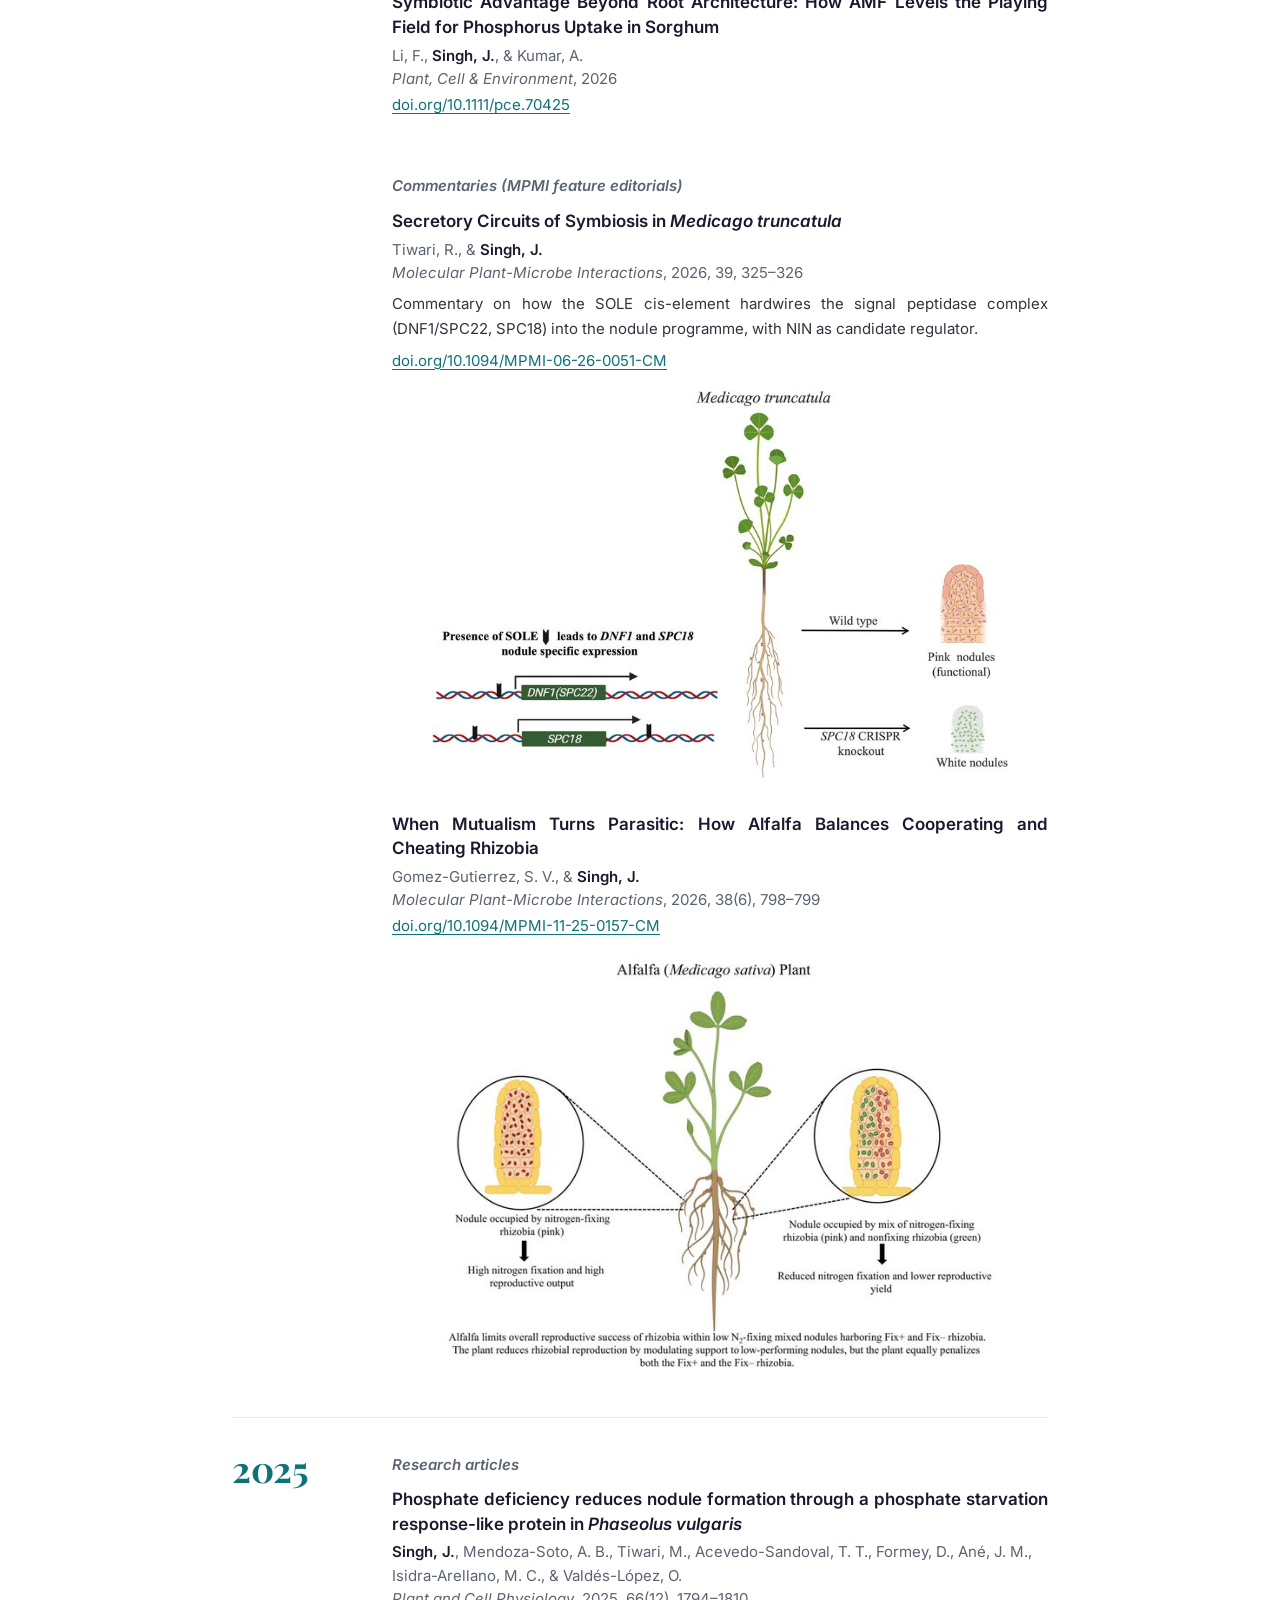
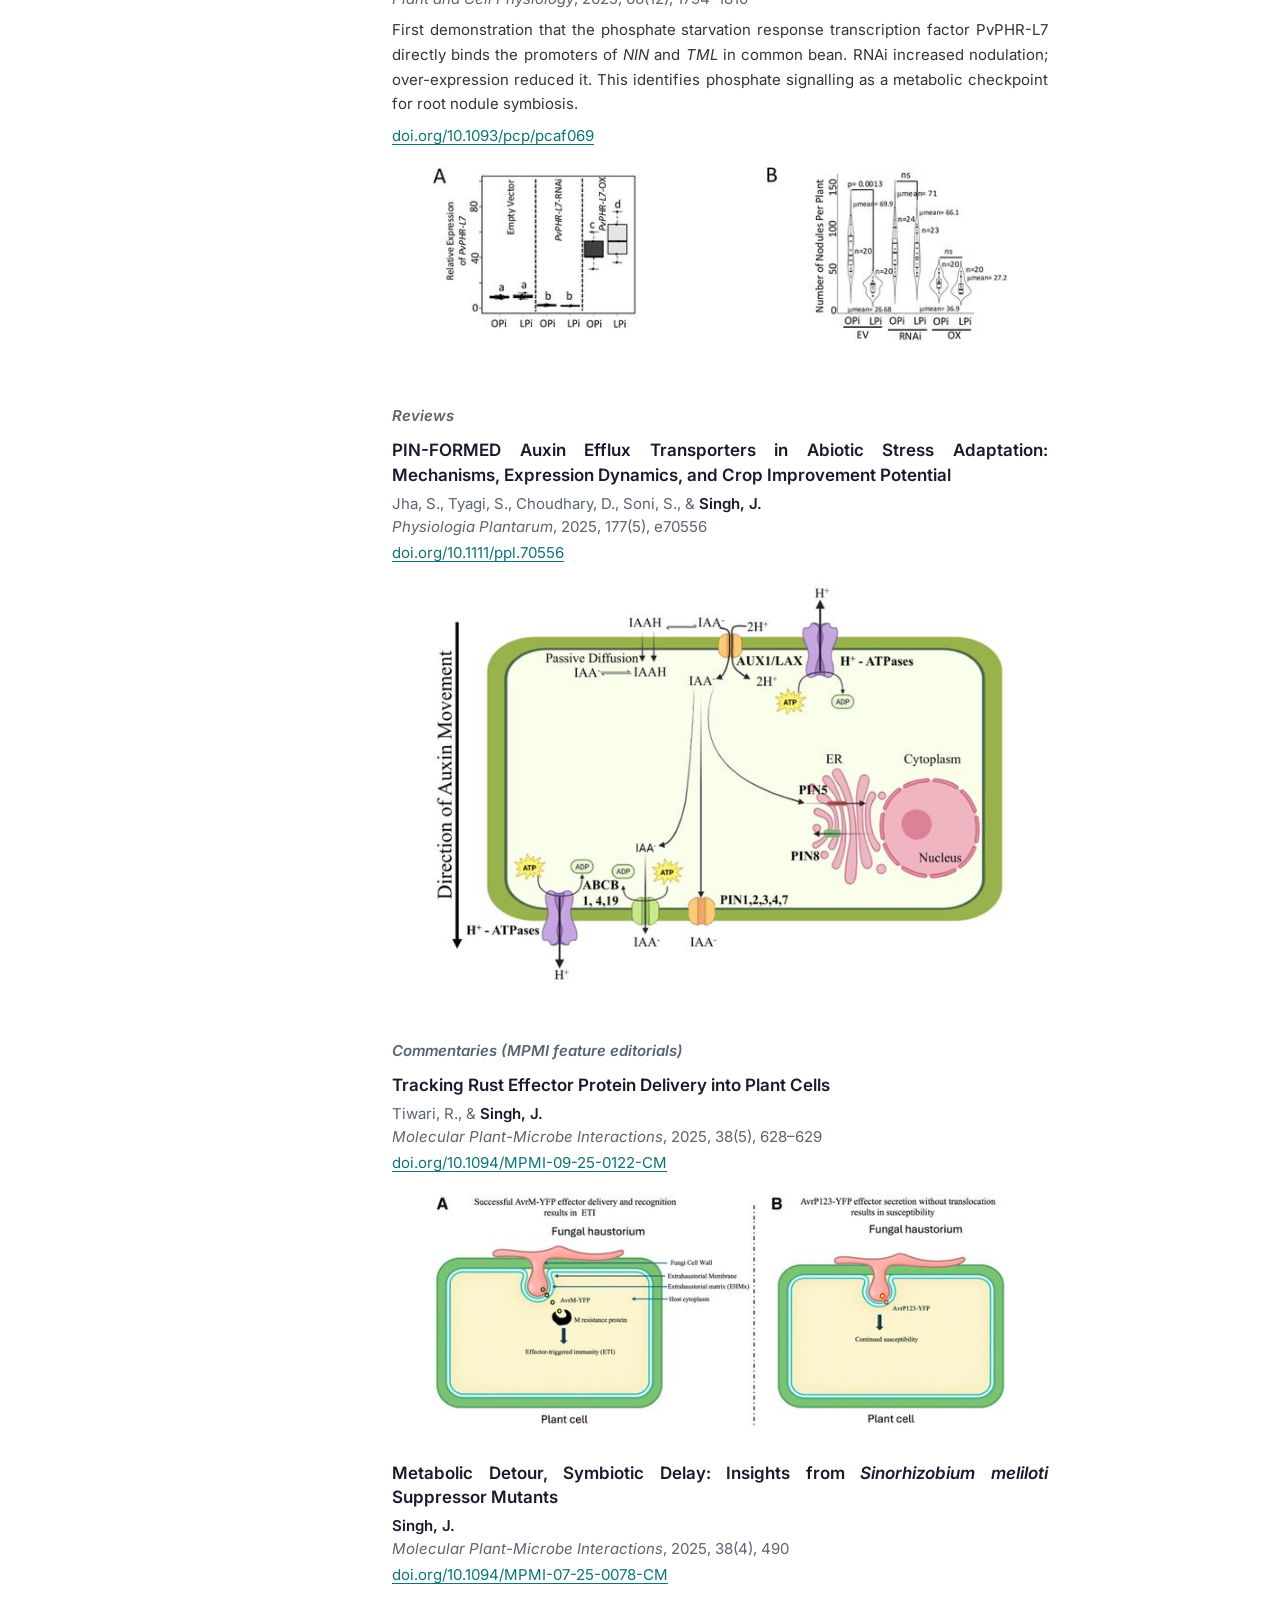
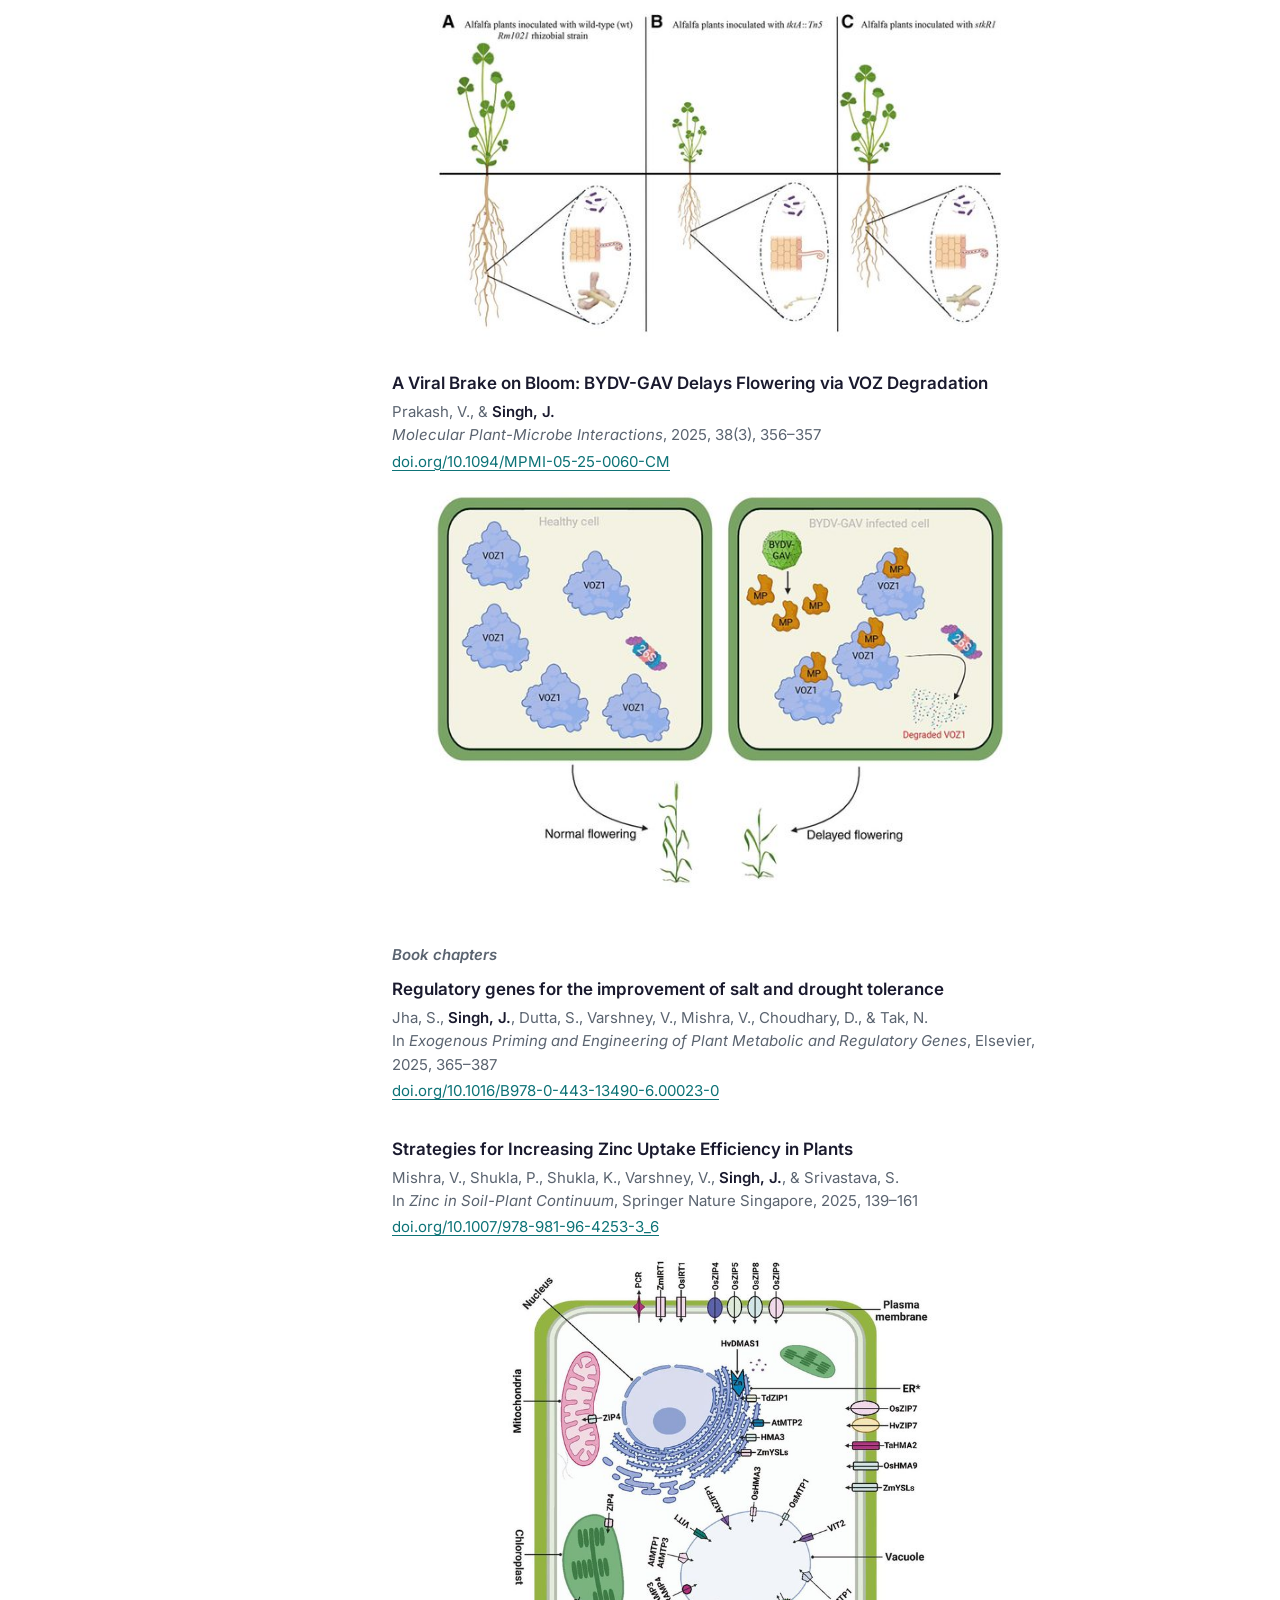
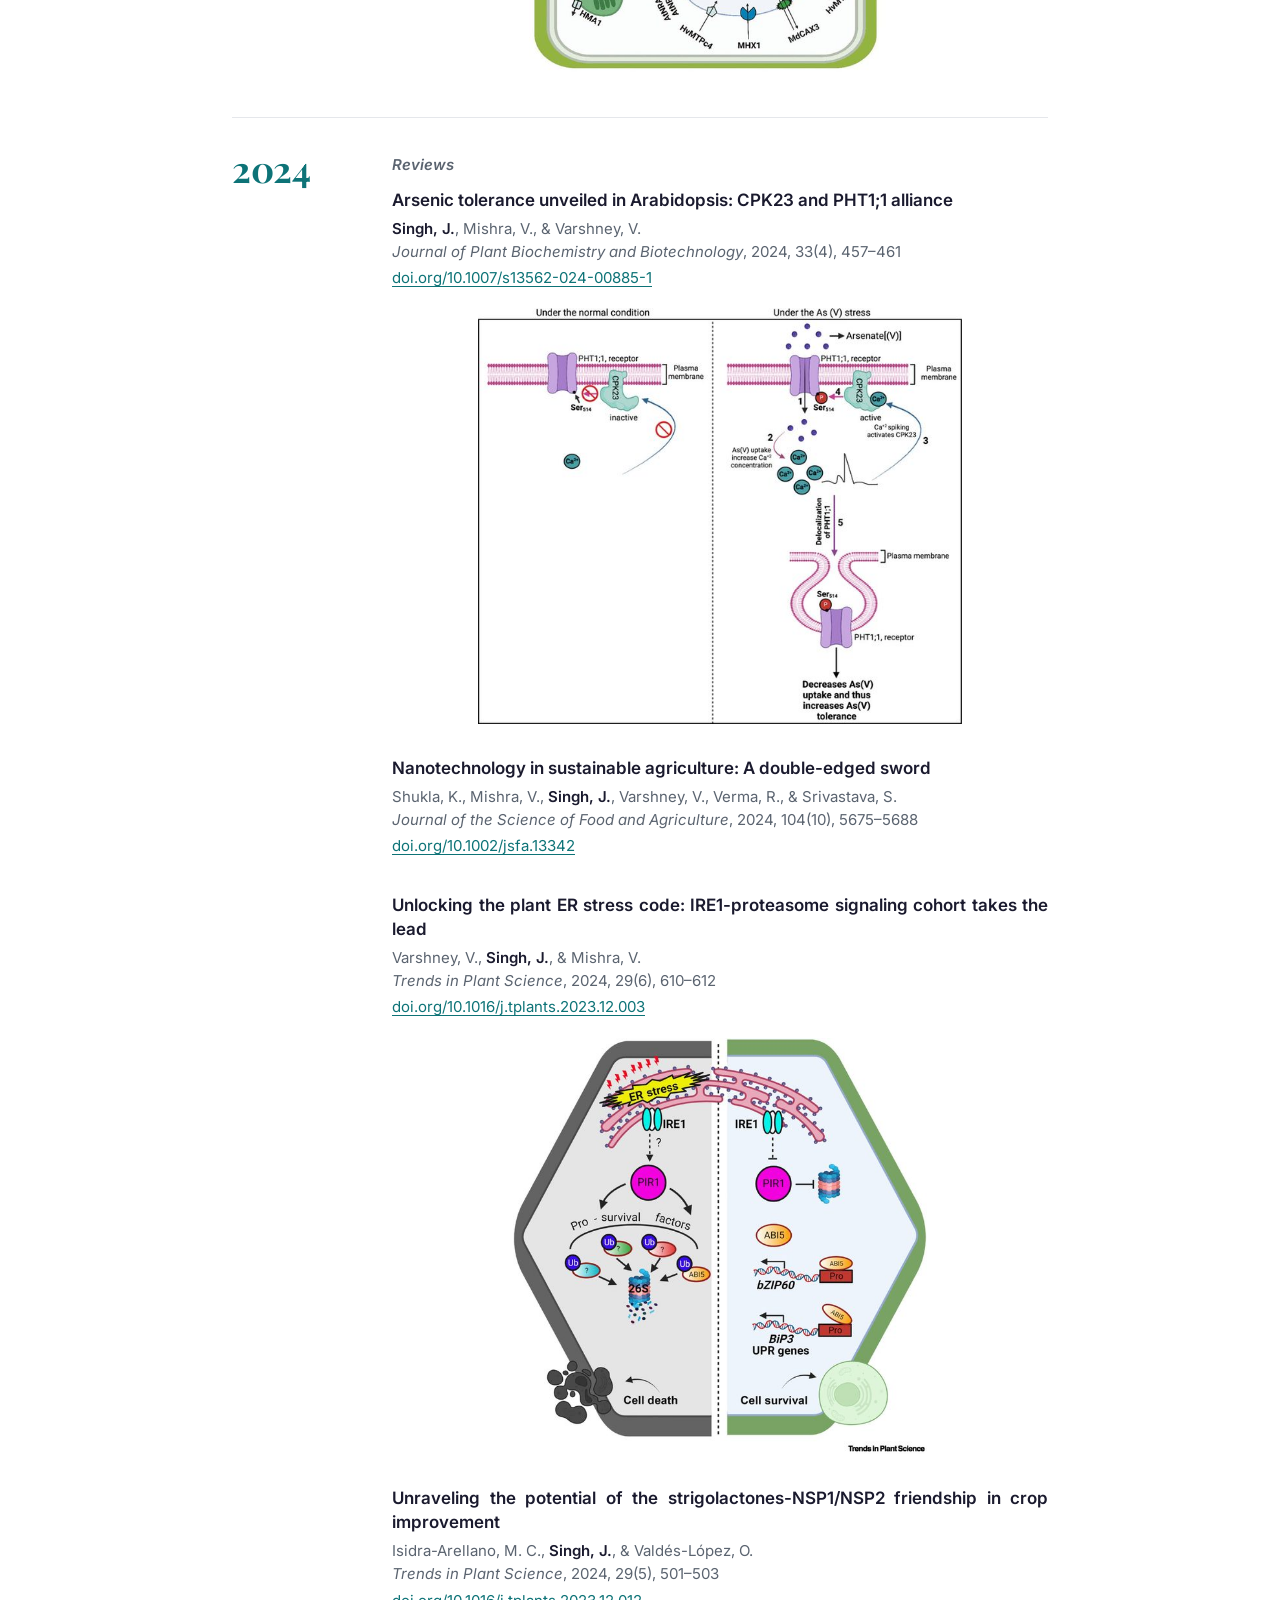
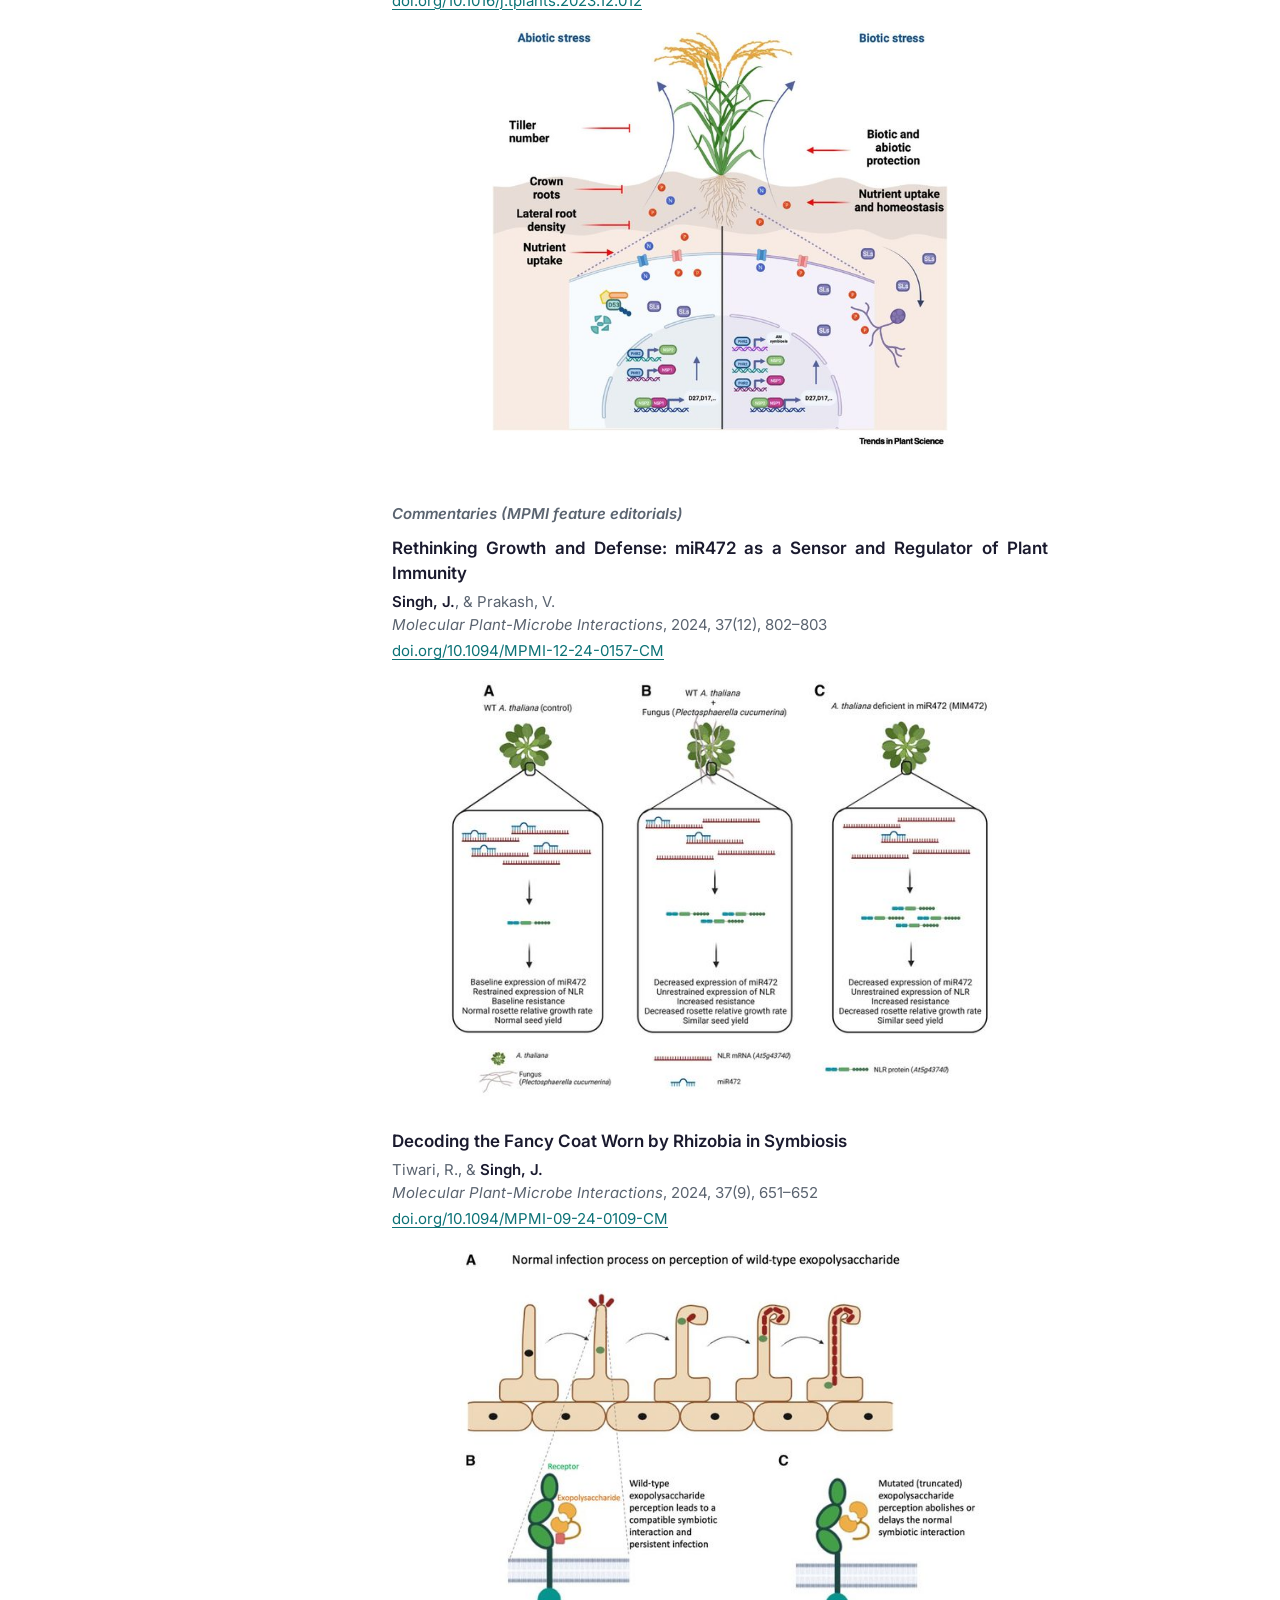
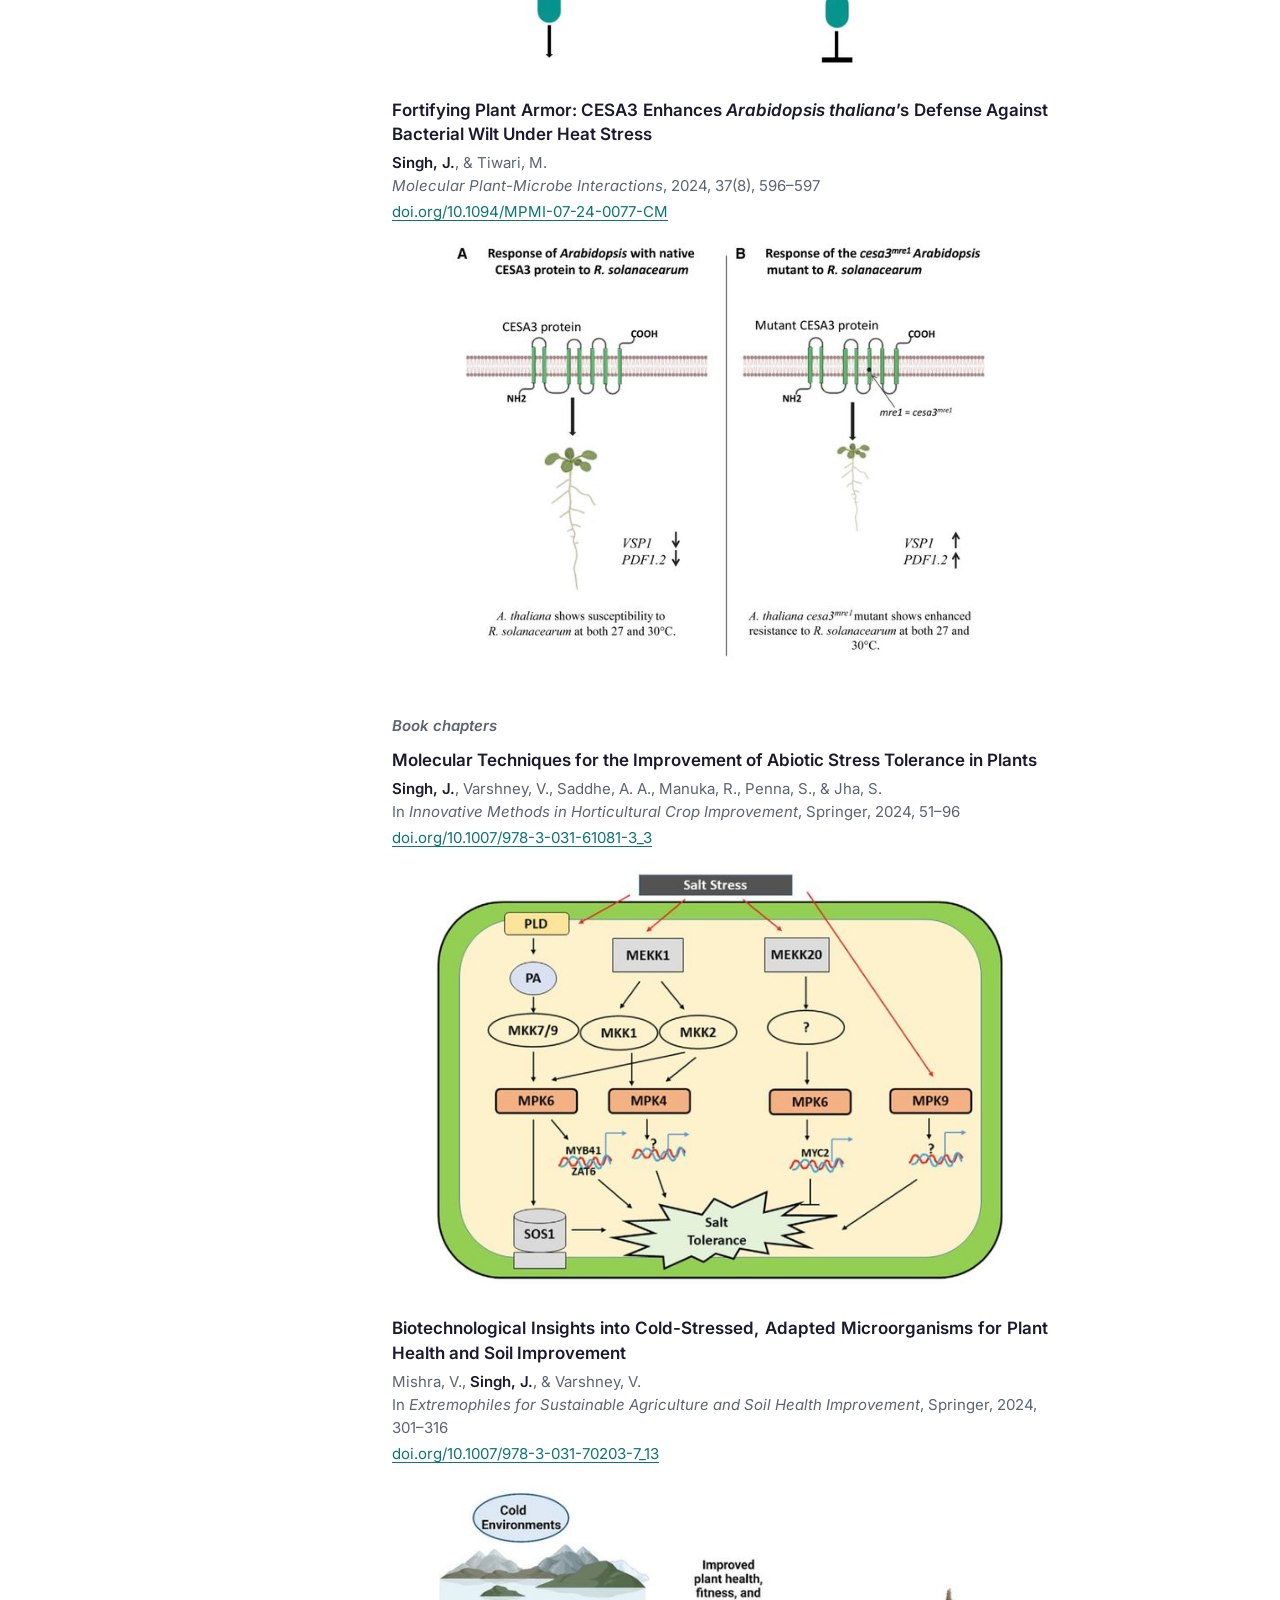
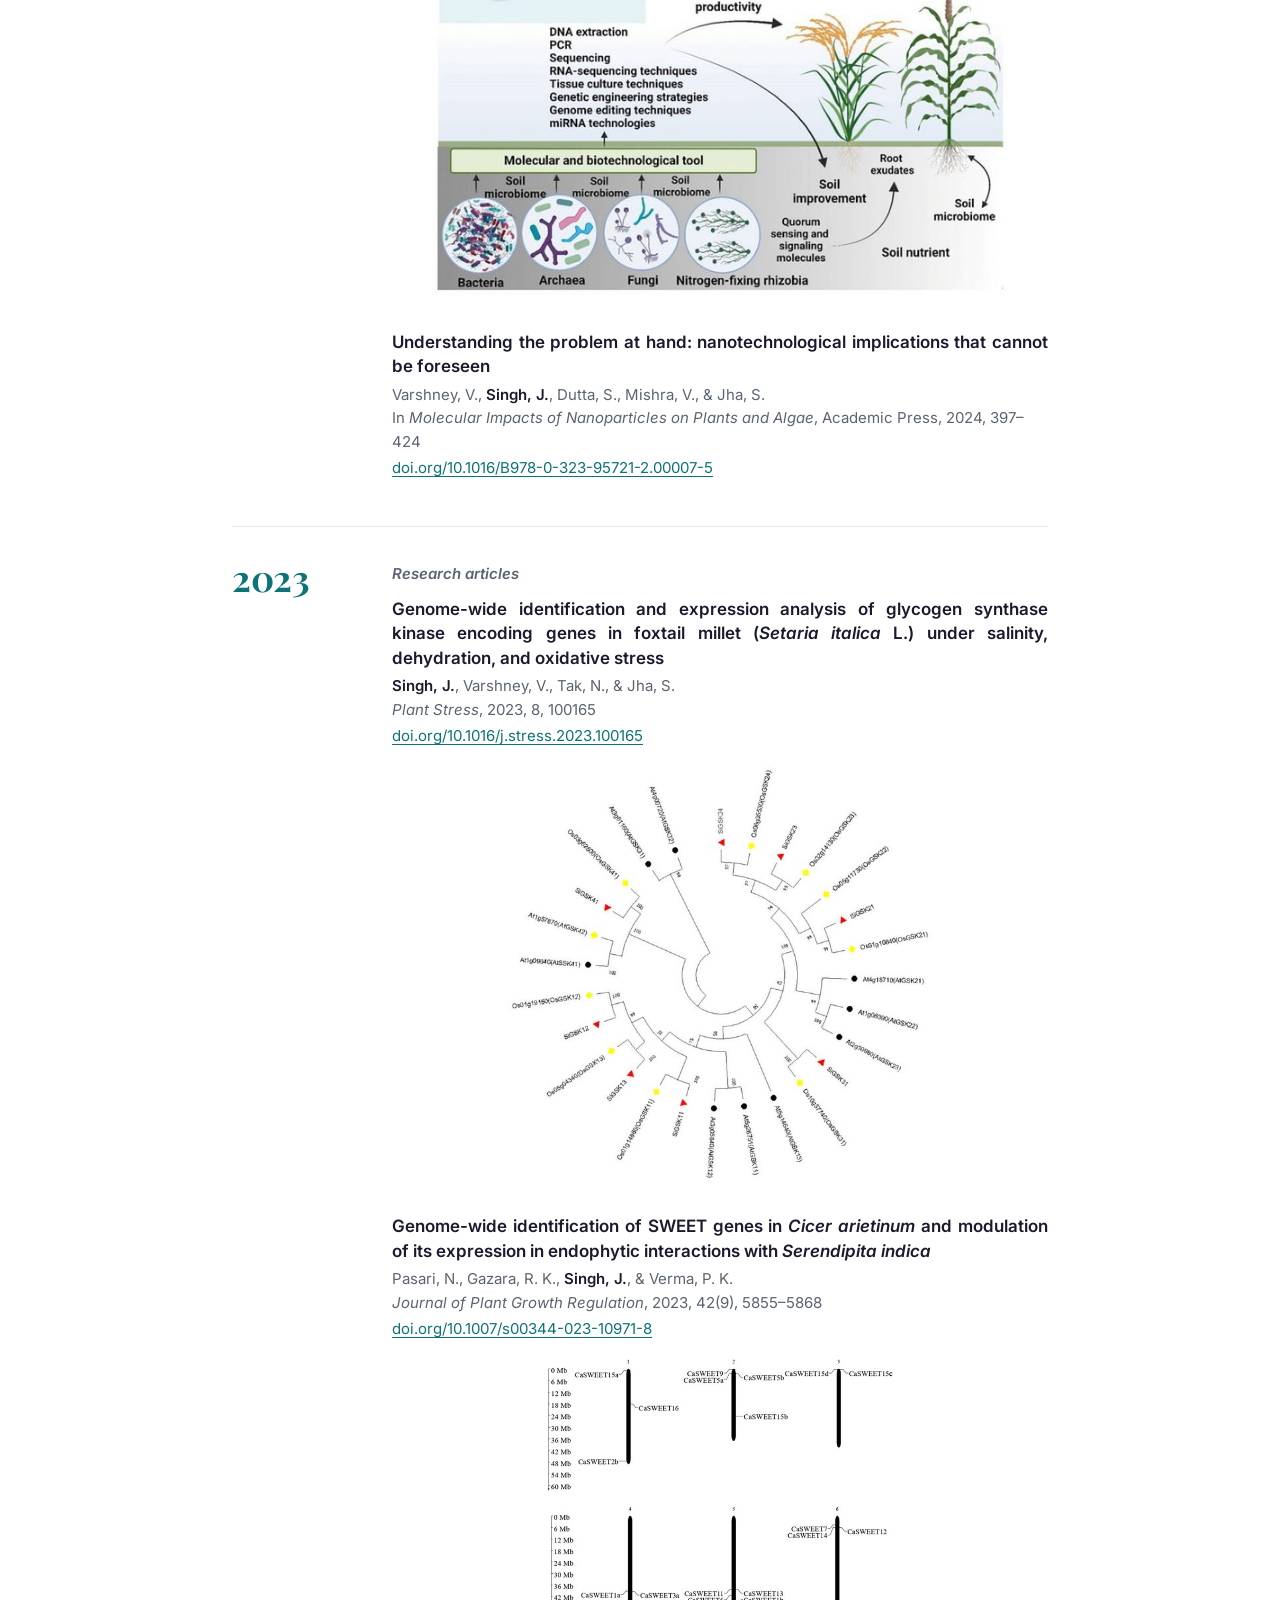
<file: publications.html>
<!DOCTYPE html>
<html lang="en">
<head>
    <meta charset="UTF-8">
    <meta name="viewport" content="width=device-width, initial-scale=1.0">
    <title>Publications | Jawahar Singh, Ph.D.</title>
    <meta name="description" content="Publications by Dr Jawahar Singh — 38 publications on root nodule symbiosis, phosphate signalling, CRISPR engineering of legumes, and nitrogen fixation.">
    <meta name="author" content="Jawahar Singh">
    <meta name="keywords" content="Jawahar Singh publications, Jawahar Singh papers, root nodule symbiosis publications, PHR-L7 NIN, CaLysM-RLKs chickpea, phosphate nodulation, legume nitrogen fixation, plant-microbe interactions, MPMI editorials, Singh Verma, Singh Valdés-López, Singh Schornack">
    <link rel="canonical" href="https://jawaharsingh.com/publications.html">

    <!-- Open Graph / Facebook / LinkedIn -->
    <meta property="og:type" content="website">
    <meta property="og:url" content="https://jawaharsingh.com/publications.html">
    <meta property="og:title" content="Publications | Jawahar Singh, Ph.D.">
    <meta property="og:description" content="Complete publication record (38 publications) — research articles, reviews, MPMI commentaries, and book chapters in legume symbiosis, phosphate signalling, and CRISPR engineering.">
    <meta property="og:image" content="https://jawaharsingh.com/images/headshot.png">
    <meta property="og:site_name" content="Jawahar Singh, Ph.D.">
    <meta property="og:locale" content="en_GB">

    <!-- Twitter / X -->
    <meta name="twitter:card" content="summary_large_image">
    <meta name="twitter:site" content="@IamJawaharSingh">
    <meta name="twitter:creator" content="@IamJawaharSingh">
    <meta name="twitter:title" content="Publications | Jawahar Singh, Ph.D.">
    <meta name="twitter:description" content="Complete publication record (38 publications) in legume symbiosis, phosphate signalling, and CRISPR engineering.">
    <meta name="twitter:image" content="https://jawaharsingh.com/images/headshot.png">

    <!-- Icons -->
    <link rel="icon" href="/favicon.ico" sizes="any">
    <link rel="icon" href="images/favicon.svg" type="image/svg+xml">
    <link rel="icon" href="images/favicon-32.png" sizes="32x32" type="image/png">
    <link rel="icon" href="images/favicon-16.png" sizes="16x16" type="image/png">
    <link rel="apple-touch-icon" href="images/apple-touch-icon.png">
    <link rel="manifest" href="site.webmanifest">
    <meta name="color-scheme" content="light dark">
    <meta name="theme-color" content="#0d7377" media="(prefers-color-scheme: light)">
    <meta name="theme-color" content="#0e1013" media="(prefers-color-scheme: dark)">

    <!-- Set theme before paint to avoid a flash of the wrong colour scheme -->
    <script>
      document.documentElement.classList.add('js');
      (function () {
        try {
          var stored = localStorage.getItem('theme');
          var theme = stored || (window.matchMedia('(prefers-color-scheme: dark)').matches ? 'dark' : 'light');
          document.documentElement.setAttribute('data-theme', theme);
        } catch (e) {}
      })();
    </script>

    <!-- Structured data: CollectionPage with author -->
    <script type="application/ld+json">
    {
      "@context": "https://schema.org",
      "@type": "CollectionPage",
      "url": "https://jawaharsingh.com/publications.html",
      "name": "Publications — Jawahar Singh, Ph.D.",
      "description": "Complete publication record of Dr Jawahar Singh: research articles, reviews, MPMI commentaries, and book chapters in legume symbiosis, phosphate signalling, and CRISPR engineering.",
      "inLanguage": "en-GB",
      "isPartOf": {"@type": "WebSite", "url": "https://jawaharsingh.com/", "name": "Jawahar Singh, Ph.D."},
      "mainEntity": {
        "@type": "Person",
        "name": "Jawahar Singh",
        "url": "https://jawaharsingh.com/",
        "sameAs": [
          "https://scholar.google.com/citations?user=mANYUGQAAAAJ&hl=en",
          "https://orcid.org/0000-0003-4893-741X",
          "https://www.slcu.cam.ac.uk/people/jawahar-singh"
        ]
      },
      "breadcrumb": {
        "@type": "BreadcrumbList",
        "itemListElement": [
          {"@type": "ListItem", "position": 1, "name": "Home", "item": "https://jawaharsingh.com/"},
          {"@type": "ListItem", "position": 2, "name": "Publications", "item": "https://jawaharsingh.com/publications.html"}
        ]
      }
    }
    </script>

    <link rel="preconnect" href="https://fonts.googleapis.com">
    <link rel="preconnect" href="https://fonts.gstatic.com" crossorigin>
    <link rel="preload" href="https://fonts.googleapis.com/css2?family=Inter:wght@400;500;600;700&family=Playfair+Display:wght@600;700&display=swap" as="style">
    <link rel="stylesheet" href="https://fonts.googleapis.com/css2?family=Inter:wght@400;500;600;700&family=Playfair+Display:wght@600;700&display=swap" media="print" onload="this.media='all'">
    <noscript><link rel="stylesheet" href="https://fonts.googleapis.com/css2?family=Inter:wght@400;500;600;700&family=Playfair+Display:wght@600;700&display=swap"></noscript>
    <link rel="stylesheet" href="css/style.css?v=20261111a">
    <link rel="stylesheet" href="css/publications.css?v=20261111a">

    <!-- Cloudflare Web Analytics -->
    <script defer src='https://static.cloudflareinsights.com/beacon.min.js' data-cf-beacon='{"token": "2c2b40b963024a48b41af28e77da9bd5"}'></script>
    <script data-goatcounter="https://jawaharsingh.goatcounter.com/count" async src="https://gc.zgo.at/count.js"></script>
</head>
<body>
    <a href="#main" class="skip-link">Skip to content</a>

    <!-- Navigation -->
    <nav class="navbar" id="navbar" aria-label="Primary">
        <div class="nav-container">
            <a href="index.html" class="nav-logo">JS</a>
            <div class="nav-right">
                <ul class="nav-links" id="navLinks">
                    <li><a href="index.html#research">Research</a></li>
                    <li><a href="publications.html" class="active" aria-current="page">Publications</a></li>
                    <li><a href="index.html#about">About</a></li>
                    <li><a href="index.html#future-lab">Future Lab</a></li>
                    <li><a href="index.html#teaching">Teaching and service</a></li>
                    <li><a href="index.html#contact">Contact</a></li>
                </ul>
                <button class="theme-toggle" id="themeToggle" type="button" aria-label="Switch colour theme" title="Toggle light / dark">
                    <svg class="icon-sun" viewBox="0 0 24 24" fill="none" stroke="currentColor" stroke-width="2" stroke-linecap="round" stroke-linejoin="round" aria-hidden="true"><circle cx="12" cy="12" r="4"/><path d="M12 2v2M12 20v2M4.93 4.93l1.41 1.41M17.66 17.66l1.41 1.41M2 12h2M20 12h2M6.34 17.66l-1.41 1.41M19.07 4.93l-1.41 1.41"/></svg>
                    <svg class="icon-moon" viewBox="0 0 24 24" fill="none" stroke="currentColor" stroke-width="2" stroke-linecap="round" stroke-linejoin="round" aria-hidden="true"><path d="M21 12.79A9 9 0 1111.21 3 7 7 0 0021 12.79z"/></svg>
                </button>
                <button class="nav-toggle" id="navToggle" type="button" aria-label="Toggle navigation" aria-expanded="false" aria-controls="navLinks">
                    <span></span><span></span><span></span>
                </button>
            </div>
        </div>
    </nav>

    <!-- Page header -->
    <header class="pub-header">
        <div class="container pub-header-inner">
            <h1 class="pub-page-title">Publications</h1>
            <p class="pub-page-subtitle">Research articles, reviews, commentaries and book chapters in legume symbiosis, nutrient signalling and stress biology.</p>
            <p class="pub-page-links">Also on <a href="https://scholar.google.com/citations?user=mANYUGQAAAAJ&amp;hl=en" target="_blank" rel="noopener">Google Scholar<span class="visually-hidden"> (opens in a new tab)</span></a> and <a href="https://orcid.org/0000-0003-4893-741X" target="_blank" rel="noopener">ORCID<span class="visually-hidden"> (opens in a new tab)</span></a>.</p>
        </div>
    </header>

    <!-- Year sections -->
    <main class="pub-page section" id="main">
        <div class="container">

        <!-- Featured papers: one paper per block (citation, DOI, summary, large figure) -->
        <section class="fp-papers pub-part" aria-labelledby="featuredTitle">
            <h2 class="pub-part-title" id="featuredTitle">Selected papers</h2>

            <div class="pub-year-group fp-group">
                <h3 class="pub-year-title">2026</h3>
                <div class="pub-year-body">
            <article class="fp-paper">
                                <h3 class="fp-title"><a href="https://doi.org/10.1016/j.tplants.2026.01.001" target="_blank" rel="noopener">Beyond Nitrogen: Phosphate Controls Root Nodule Symbiosis Commitment<span class="visually-hidden"> (opens in a new tab)</span></a></h3>
                <p class="fp-authors"><strong>Singh, J.</strong>, Vald&eacute;s-L&oacute;pez, O., &amp; Schornack, S.</p>
                <p class="fp-venue">Perspective, <em>Trends in Plant Science</em>, 2026</p>
                <p class="fp-doi">doi: <a href="https://doi.org/10.1016/j.tplants.2026.01.001" target="_blank" rel="noopener">doi.org/10.1016/j.tplants.2026.01.001<span class="visually-hidden"> (opens in a new tab)</span></a></p>
                <p class="fp-summary">Perspective article framing phosphate as a metabolic checkpoint for root nodule symbiosis. Proposes that the PHR-L7&ndash;NIN&ndash;TML axis translates Pi status into symbiotic commitment. N, Pi and Fe signalling are integrated at the NIN locus.</p>
                <figure class="fp-figure">
                    <a href="https://doi.org/10.1016/j.tplants.2026.01.001" target="_blank" rel="noopener" aria-label="Open the paper (opens in a new tab)">
                        <picture>
                            <source srcset="images/graphical_abstract-480.webp 480w, images/graphical_abstract-960.webp 960w" sizes="(max-width: 760px) 92vw, 704px" type="image/webp">
                            <img class="fp-crop" src="images/graphical_abstract.png" alt="Adequate phosphate: SPX holds PHR-L7 inactive, NIN is expressed and nodules form. Low phosphate: PHR-L7 is active, NIN is repressed and there is no symbiosis." loading="lazy" width="960" height="720">
                        </picture>
                    </a>
                    <figcaption>Under adequate phosphate, SPX holds PHR-L7 inactive and <em>NIN</em> is expressed, enabling symbiosis. Under low phosphate, PHR-L7 becomes active, binds the <em>NIN</em> promoter, and fewer nodules form.</figcaption>
                </figure>
            </article>
            <article class="fp-paper">
                                <h3 class="fp-title"><a href="https://doi.org/10.1094/MPMI-06-26-0051-CM" target="_blank" rel="noopener">Secretory Circuits of Symbiosis in <em>Medicago truncatula</em><span class="visually-hidden"> (opens in a new tab)</span></a></h3>
                <p class="fp-authors">Tiwari, R., &amp; <strong>Singh, J.</strong></p>
                <p class="fp-venue">Commentary, <em>Molecular Plant-Microbe Interactions</em>, 2026, 39, 325&ndash;326</p>
                <p class="fp-doi">doi: <a href="https://doi.org/10.1094/MPMI-06-26-0051-CM" target="_blank" rel="noopener">doi.org/10.1094/MPMI-06-26-0051-CM<span class="visually-hidden"> (opens in a new tab)</span></a></p>
                <p class="fp-summary">Commentary on how the SOLE cis-element hardwires the signal peptidase complex (DNF1/SPC22, SPC18) into the nodule programme, with NIN as candidate regulator.</p>
                <figure class="fp-figure">
                    <a href="https://doi.org/10.1094/MPMI-06-26-0051-CM" target="_blank" rel="noopener" aria-label="Open the paper (opens in a new tab)">
                        <picture>
                            <source srcset="images/mpmi_sole_fig1-800.webp 800w, images/mpmi_sole_fig1.webp 1600w" sizes="(max-width: 760px) 92vw, 704px" type="image/webp">
                            <img src="images/mpmi_sole_fig1-800.jpg" srcset="images/mpmi_sole_fig1-800.jpg 800w, images/mpmi_sole_fig1.jpg 1600w" sizes="(max-width: 760px) 92vw, 704px" alt="The SOLE element drives nodule-specific expression of DNF1 (SPC22) and SPC18; wild-type plants form pink functional nodules while SPC18 CRISPR knockout gives white non-functional nodules." loading="lazy" width="1600" height="1081">
                        </picture>
                    </a>
                    <figcaption>The SOLE element switches on <em>DNF1</em> (SPC22) and <em>SPC18</em> specifically in nodules. Wild-type plants form pink, nitrogen-fixing nodules; CRISPR knockout of <em>SPC18</em> gives white, non-functional ones.</figcaption>
                </figure>
            </article>
                </div>
            </div>

            <div class="pub-year-group fp-group">
                <h3 class="pub-year-title">2025</h3>
                <div class="pub-year-body">
            <article class="fp-paper">
                                <h3 class="fp-title"><a href="https://doi.org/10.1093/pcp/pcaf069" target="_blank" rel="noopener">Phosphate deficiency reduces nodule formation through a phosphate starvation response-like protein in <em>Phaseolus vulgaris</em><span class="visually-hidden"> (opens in a new tab)</span></a></h3>
                <p class="fp-authors"><strong>Singh, J.</strong>, Mendoza-Soto, A. B., Tiwari, M., Acevedo-Sandoval, T. T., Formey, D., An&eacute;, J. M., Isidra-Arellano, M. C., &amp; Vald&eacute;s-L&oacute;pez, O.</p>
                <p class="fp-venue">Research article, <em>Plant and Cell Physiology</em>, 2025, 66(12), 1794&ndash;1810</p>
                <p class="fp-doi">doi: <a href="https://doi.org/10.1093/pcp/pcaf069" target="_blank" rel="noopener">doi.org/10.1093/pcp/pcaf069<span class="visually-hidden"> (opens in a new tab)</span></a></p>
                <p class="fp-summary">First demonstration that the phosphate starvation response transcription factor PvPHR-L7 directly binds the promoters of <em>NIN</em> and <em>TML</em> in common bean. RNAi increased nodulation; over-expression reduced it. This identifies phosphate signalling as a metabolic checkpoint for root nodule symbiosis.</p>
                <figure class="fp-figure">
                    <a href="https://doi.org/10.1093/pcp/pcaf069" target="_blank" rel="noopener" aria-label="Open the paper (opens in a new tab)">
                        <picture>
                            <source srcset="images/phosphate_nodulation_fig-600.webp 600w, images/phosphate_nodulation_fig.webp 1200w" sizes="(max-width: 760px) 92vw, 704px" type="image/webp">
                            <img src="images/phosphate_nodulation_fig-600.jpg" srcset="images/phosphate_nodulation_fig-600.jpg 600w, images/phosphate_nodulation_fig.jpg 1200w" sizes="(max-width: 760px) 92vw, 704px" alt="PvPHR-L7 RNAi increases, and over-expression decreases, nodulation in Phaseolus vulgaris." loading="lazy" width="1200" height="379">
                        </picture>
                    </a>
                    <figcaption><em>PvPHR-L7</em> RNAi increases nodulation, while over-expression decreases it, in common bean.</figcaption>
                </figure>
            </article>
                </div>
            </div>

            <div class="pub-year-group fp-group">
                <h3 class="pub-year-title">2022</h3>
                <div class="pub-year-body">
            <article class="fp-paper">
                                <h3 class="fp-title"><a href="https://doi.org/10.1016/j.envexpbot.2022.104999" target="_blank" rel="noopener">Genome-wide identification, expression, and characterization of CaLysM-RLKs in chickpea root nodule symbiosis<span class="visually-hidden"> (opens in a new tab)</span></a></h3>
                <p class="fp-authors"><strong>Singh, J.</strong>, &amp; Verma, P. K.</p>
                <p class="fp-venue">Research article, <em>Environmental and Experimental Botany</em>, 2022, 202, 104999</p>
                <p class="fp-doi">doi: <a href="https://doi.org/10.1016/j.envexpbot.2022.104999" target="_blank" rel="noopener">doi.org/10.1016/j.envexpbot.2022.104999<span class="visually-hidden"> (opens in a new tab)</span></a></p>
                <p class="fp-summary">Identified and characterized 17 LysM receptor-like kinases in the chickpea genome and showed that RNAi knockdown of CaNFP and CaLYK3 reduces nodulation. This establishes the receptor toolkit for Nod-factor perception in a non-model crop legume.</p>
                <figure class="fp-figure">
                    <a href="https://doi.org/10.1016/j.envexpbot.2022.104999" target="_blank" rel="noopener" aria-label="Open the paper (opens in a new tab)">
                        <picture>
                            <img src="images/ca_lysmrlk_phenotype-800.jpg" srcset="images/ca_lysmrlk_phenotype-800.jpg 800w, images/ca_lysmrlk_phenotype.jpg 1400w" sizes="(max-width: 760px) 92vw, 704px" alt="Chickpea hairy roots: vector controls form many nodules, CaNFP-RNAi and CaLYK3-RNAi roots form almost none, and NIN expression falls in the knockdown lines." loading="lazy" width="1400" height="872">
                        </picture>
                    </a>
                    <figcaption>Vector-control chickpea roots form many nodules, whereas <em>NFP</em>-RNAi and <em>LYK3</em>-RNAi roots form almost none (A, B); <em>NIN</em> expression falls in the knockdown lines (C, D).</figcaption>
                </figure>
            </article>
                </div>
            </div>
        </section>

        <h2 class="pub-part-title pub-part-title-all">All publications</h2>

        <!-- Filter toolbar -->
        <div class="pub-filter" role="search">
            <label for="pubSearch" class="visually-hidden">Search publications</label>
            <input type="search" id="pubSearch" class="pub-search" placeholder="Search by title, author, journal, or keyword&hellip;" autocomplete="off">
            <div class="pub-facets" role="group" aria-label="Filter by publication type">
                <button type="button" class="pub-facet is-active" data-type="all" aria-pressed="true">All</button>
                <button type="button" class="pub-facet" data-type="research" aria-pressed="false">Research</button>
                <button type="button" class="pub-facet" data-type="reviews" aria-pressed="false">Reviews</button>
                <button type="button" class="pub-facet" data-type="commentaries" aria-pressed="false">Commentaries</button>
                <button type="button" class="pub-facet" data-type="book" aria-pressed="false">Book chapters</button>
            </div>
            <p class="pub-count" id="pubCount" aria-live="polite"></p>
        </div>

        <p class="pub-empty" id="pubEmpty" hidden>No publications match your search. <button type="button" class="pub-reset" id="pubReset">Clear filters</button></p>

        <!-- 2026 -->
        <section class="pub-year-section">
            <h2 class="pub-year-title">2026</h2>

            <h3 class="pub-cat-title">Research articles</h3>
            <article class="pub-entry">
                <h4 class="pub-entry-title"><a href="https://doi.org/10.1007/s11738-026-03896-8" target="_blank" rel="noopener">Genome-wide identification, characterization and expression analysis of SlIP5P gene family in tomato during tomato leaf curl New Delhi virus infection and salt stress<span class="visually-hidden"> (opens in a new tab)</span></a></h4>
                <p class="pub-entry-authors">Chatterjee, D., Patra, S., <strong>Singh, J.</strong>, &amp; Mandal, A.</p>
                <p class="pub-entry-venue"><em>Acta Physiologiae Plantarum</em>, 2026, 48(3), 28</p>
                <p class="pub-entry-doi"><a href="https://doi.org/10.1007/s11738-026-03896-8" target="_blank" rel="noopener">doi.org/10.1007/s11738-026-03896-8<span class="visually-hidden"> (opens in a new tab)</span></a></p>
                <figure class="pub-entry-fig">
                    <a href="https://doi.org/10.1007/s11738-026-03896-8" target="_blank" rel="noopener" tabindex="-1" aria-hidden="true">
                        <img src="images/pubs/10-1007-s11738-026-03896-8-640.jpg" srcset="images/pubs/10-1007-s11738-026-03896-8-640.jpg 640w, images/pubs/10-1007-s11738-026-03896-8.jpg 1200w" sizes="(max-width: 760px) 92vw, 512px" alt="Figure from: Genome-wide identification, characterization and expression analysis of SlIP5P gene family in tomato during tomato leaf curl New Delhi virus infection and salt stress" loading="lazy" width="1200" height="801">
                    </a>
                </figure>
            </article>

            <h3 class="pub-cat-title">Reviews and perspectives</h3>
            <article class="pub-entry">
                <h4 class="pub-entry-title"><a href="https://doi.org/10.1016/j.tplants.2026.01.001" target="_blank" rel="noopener">Beyond Nitrogen: Phosphate Controls Root Nodule Symbiosis Commitment<span class="visually-hidden"> (opens in a new tab)</span></a></h4>
                <p class="pub-entry-authors"><strong>Singh, J.</strong>, Vald&eacute;s-L&oacute;pez, O., &amp; Schornack, S.</p>
                <p class="pub-entry-venue"><em>Trends in Plant Science</em>, 2026</p>
                <p class="pub-entry-summary">Perspective article framing phosphate as a metabolic checkpoint for root nodule symbiosis. Proposes that the PHR-L7&ndash;NIN&ndash;TML axis translates Pi status into symbiotic commitment. N, Pi and Fe signalling are integrated at the NIN locus.</p>
                <p class="pub-entry-doi"><a href="https://doi.org/10.1016/j.tplants.2026.01.001" target="_blank" rel="noopener">doi.org/10.1016/j.tplants.2026.01.001<span class="visually-hidden"> (opens in a new tab)</span></a></p>
                <figure class="pub-entry-fig">
                    <a href="https://doi.org/10.1016/j.tplants.2026.01.001" target="_blank" rel="noopener" tabindex="-1" aria-hidden="true">
                        <img src="images/graphical_abstract-960.webp" alt="Figure from: Beyond Nitrogen: Phosphate Controls Root Nodule Symbiosis Commitment" loading="lazy" width="960" height="720">
                    </a>
                </figure>
            </article>
            <article class="pub-entry">
                <h4 class="pub-entry-title"><a href="https://doi.org/10.1111/pce.70425" target="_blank" rel="noopener">Symbiotic Advantage Beyond Root Architecture: How AMF Levels the Playing Field for Phosphorus Uptake in Sorghum<span class="visually-hidden"> (opens in a new tab)</span></a></h4>
                <p class="pub-entry-authors">Li, F., <strong>Singh, J.</strong>, &amp; Kumar, A.</p>
                <p class="pub-entry-venue"><em>Plant, Cell &amp; Environment</em>, 2026</p>
                <p class="pub-entry-doi"><a href="https://doi.org/10.1111/pce.70425" target="_blank" rel="noopener">doi.org/10.1111/pce.70425<span class="visually-hidden"> (opens in a new tab)</span></a></p>
            </article>

            <h3 class="pub-cat-title">Commentaries (MPMI feature editorials)</h3>
            <article class="pub-entry">
                <h4 class="pub-entry-title"><a href="https://doi.org/10.1094/MPMI-06-26-0051-CM" target="_blank" rel="noopener">Secretory Circuits of Symbiosis in <em>Medicago truncatula</em><span class="visually-hidden"> (opens in a new tab)</span></a></h4>
                <p class="pub-entry-authors">Tiwari, R., &amp; <strong>Singh, J.</strong></p>
                <p class="pub-entry-venue"><em>Molecular Plant-Microbe Interactions</em>, 2026, 39, 325&ndash;326</p>
                <p class="pub-entry-summary">Commentary on how the SOLE cis-element hardwires the signal peptidase complex (DNF1/SPC22, SPC18) into the nodule programme, with NIN as candidate regulator.</p>
                <p class="pub-entry-doi"><a href="https://doi.org/10.1094/MPMI-06-26-0051-CM" target="_blank" rel="noopener">doi.org/10.1094/MPMI-06-26-0051-CM<span class="visually-hidden"> (opens in a new tab)</span></a></p>
                <figure class="pub-entry-fig">
                    <a href="https://doi.org/10.1094/MPMI-06-26-0051-CM" target="_blank" rel="noopener" tabindex="-1" aria-hidden="true">
                        <img src="images/mpmi_sole_fig1-800.jpg" alt="Figure from: Secretory Circuits of Symbiosis in Medicago truncatula" loading="lazy" width="1600" height="1081">
                    </a>
                </figure>
            </article>
            <article class="pub-entry">
                <h4 class="pub-entry-title"><a href="https://doi.org/10.1094/MPMI-11-25-0157-CM" target="_blank" rel="noopener">When Mutualism Turns Parasitic: How Alfalfa Balances Cooperating and Cheating Rhizobia<span class="visually-hidden"> (opens in a new tab)</span></a></h4>
                <p class="pub-entry-authors">Gomez-Gutierrez, S. V., &amp; <strong>Singh, J.</strong></p>
                <p class="pub-entry-venue"><em>Molecular Plant-Microbe Interactions</em>, 2026, 38(6), 798&ndash;799</p>
                
                <p class="pub-entry-doi"><a href="https://doi.org/10.1094/MPMI-11-25-0157-CM" target="_blank" rel="noopener">doi.org/10.1094/MPMI-11-25-0157-CM<span class="visually-hidden"> (opens in a new tab)</span></a></p>
                <figure class="pub-entry-fig">
                    <a href="https://doi.org/10.1094/MPMI-11-25-0157-CM" target="_blank" rel="noopener" tabindex="-1" aria-hidden="true">
                        <img src="images/pubs/10-1094-mpmi-11-25-0157-cm-640.jpg" srcset="images/pubs/10-1094-mpmi-11-25-0157-cm-640.jpg 640w, images/pubs/10-1094-mpmi-11-25-0157-cm.jpg 1200w" sizes="(max-width: 760px) 92vw, 512px" alt="Figure from: When Mutualism Turns Parasitic: How Alfalfa Balances Cooperating and Cheating Rhizobia" loading="lazy" width="1200" height="898">
                    </a>
                </figure>
            </article>
        </section>

        <!-- 2025 -->
        <section class="pub-year-section">
            <h2 class="pub-year-title">2025</h2>

            <h3 class="pub-cat-title">Research articles</h3>
            <article class="pub-entry">
                    <h4 class="pub-entry-title"><a href="https://doi.org/10.1093/pcp/pcaf069" target="_blank" rel="noopener">Phosphate deficiency reduces nodule formation through a phosphate starvation response-like protein in <em>Phaseolus vulgaris</em><span class="visually-hidden"> (opens in a new tab)</span></a></h4>
                    <p class="pub-entry-authors"><strong>Singh, J.</strong>, Mendoza-Soto, A. B., Tiwari, M., Acevedo-Sandoval, T. T., Formey, D., An&eacute;, J. M., Isidra-Arellano, M. C., &amp; Vald&eacute;s-L&oacute;pez, O.</p>
                    <p class="pub-entry-venue"><em>Plant and Cell Physiology</em>, 2025, 66(12), 1794&ndash;1810</p>
                    <p class="pub-entry-summary">First demonstration that the phosphate starvation response transcription factor PvPHR-L7 directly binds the promoters of <em>NIN</em> and <em>TML</em> in common bean. RNAi increased nodulation; over-expression reduced it. This identifies phosphate signalling as a metabolic checkpoint for root nodule symbiosis.</p>
                    <p class="pub-entry-doi"><a href="https://doi.org/10.1093/pcp/pcaf069" target="_blank" rel="noopener">doi.org/10.1093/pcp/pcaf069<span class="visually-hidden"> (opens in a new tab)</span></a></p>
                <figure class="pub-entry-fig">
                    <a href="https://doi.org/10.1093/pcp/pcaf069" target="_blank" rel="noopener" tabindex="-1" aria-hidden="true">
                        <img src="images/phosphate_nodulation_fig-600.jpg" alt="Figure from: Phosphate deficiency reduces nodule formation through a phosphate starvation response-like protein in Phaseolus vulgaris" loading="lazy" width="1200" height="379">
                    </a>
                </figure>
            </article>

            <h3 class="pub-cat-title">Reviews</h3>
            <article class="pub-entry">
                <h4 class="pub-entry-title"><a href="https://doi.org/10.1111/ppl.70556" target="_blank" rel="noopener">PIN-FORMED Auxin Efflux Transporters in Abiotic Stress Adaptation: Mechanisms, Expression Dynamics, and Crop Improvement Potential<span class="visually-hidden"> (opens in a new tab)</span></a></h4>
                <p class="pub-entry-authors">Jha, S., Tyagi, S., Choudhary, D., Soni, S., &amp; <strong>Singh, J.</strong></p>
                <p class="pub-entry-venue"><em>Physiologia Plantarum</em>, 2025, 177(5), e70556</p>
                
                <p class="pub-entry-doi"><a href="https://doi.org/10.1111/ppl.70556" target="_blank" rel="noopener">doi.org/10.1111/ppl.70556<span class="visually-hidden"> (opens in a new tab)</span></a></p>
                <figure class="pub-entry-fig">
                    <a href="https://doi.org/10.1111/ppl.70556" target="_blank" rel="noopener" tabindex="-1" aria-hidden="true">
                        <img src="images/pubs/10-1111-ppl-70556-640.jpg" srcset="images/pubs/10-1111-ppl-70556-640.jpg 640w, images/pubs/10-1111-ppl-70556.jpg 1200w" sizes="(max-width: 760px) 92vw, 512px" alt="Figure from: PIN-FORMED Auxin Efflux Transporters in Abiotic Stress Adaptation: Mechanisms, Expression Dynamics, and Crop Improvement Potential" loading="lazy" width="1051" height="730">
                    </a>
                </figure>
            </article>

            <h3 class="pub-cat-title">Commentaries (MPMI feature editorials)</h3>
            <article class="pub-entry">
                <h4 class="pub-entry-title"><a href="https://doi.org/10.1094/MPMI-09-25-0122-CM" target="_blank" rel="noopener">Tracking Rust Effector Protein Delivery into Plant Cells<span class="visually-hidden"> (opens in a new tab)</span></a></h4>
                <p class="pub-entry-authors">Tiwari, R., &amp; <strong>Singh, J.</strong></p>
                <p class="pub-entry-venue"><em>Molecular Plant-Microbe Interactions</em>, 2025, 38(5), 628&ndash;629</p>
                
                <p class="pub-entry-doi"><a href="https://doi.org/10.1094/MPMI-09-25-0122-CM" target="_blank" rel="noopener">doi.org/10.1094/MPMI-09-25-0122-CM<span class="visually-hidden"> (opens in a new tab)</span></a></p>
                <figure class="pub-entry-fig">
                    <a href="https://doi.org/10.1094/MPMI-09-25-0122-CM" target="_blank" rel="noopener" tabindex="-1" aria-hidden="true">
                        <img src="images/pubs/10-1094-mpmi-09-25-0122-cm-640.jpg" srcset="images/pubs/10-1094-mpmi-09-25-0122-cm-640.jpg 640w, images/pubs/10-1094-mpmi-09-25-0122-cm.jpg 1200w" sizes="(max-width: 760px) 92vw, 512px" alt="Figure from: Tracking Rust Effector Protein Delivery into Plant Cells" loading="lazy" width="1200" height="490">
                    </a>
                </figure>
            </article>
            <article class="pub-entry">
                <h4 class="pub-entry-title"><a href="https://doi.org/10.1094/MPMI-07-25-0078-CM" target="_blank" rel="noopener">Metabolic Detour, Symbiotic Delay: Insights from <em>Sinorhizobium meliloti</em> Suppressor Mutants<span class="visually-hidden"> (opens in a new tab)</span></a></h4>
                <p class="pub-entry-authors"><strong>Singh, J.</strong></p>
                <p class="pub-entry-venue"><em>Molecular Plant-Microbe Interactions</em>, 2025, 38(4), 490</p>
                
                <p class="pub-entry-doi"><a href="https://doi.org/10.1094/MPMI-07-25-0078-CM" target="_blank" rel="noopener">doi.org/10.1094/MPMI-07-25-0078-CM<span class="visually-hidden"> (opens in a new tab)</span></a></p>
                <figure class="pub-entry-fig">
                    <a href="https://doi.org/10.1094/MPMI-07-25-0078-CM" target="_blank" rel="noopener" tabindex="-1" aria-hidden="true">
                        <img src="images/pubs/10-1094-mpmi-07-25-0078-cm-640.jpg" srcset="images/pubs/10-1094-mpmi-07-25-0078-cm-640.jpg 640w, images/pubs/10-1094-mpmi-07-25-0078-cm.jpg 1200w" sizes="(max-width: 760px) 92vw, 512px" alt="Figure from: Metabolic Detour, Symbiotic Delay: Insights from Sinorhizobium meliloti Suppressor Mutants" loading="lazy" width="1200" height="695">
                    </a>
                </figure>
            </article>
            <article class="pub-entry">
                <h4 class="pub-entry-title"><a href="https://doi.org/10.1094/MPMI-05-25-0060-CM" target="_blank" rel="noopener">A Viral Brake on Bloom: BYDV-GAV Delays Flowering via VOZ Degradation<span class="visually-hidden"> (opens in a new tab)</span></a></h4>
                <p class="pub-entry-authors">Prakash, V., &amp; <strong>Singh, J.</strong></p>
                <p class="pub-entry-venue"><em>Molecular Plant-Microbe Interactions</em>, 2025, 38(3), 356&ndash;357</p>
                
                <p class="pub-entry-doi"><a href="https://doi.org/10.1094/MPMI-05-25-0060-CM" target="_blank" rel="noopener">doi.org/10.1094/MPMI-05-25-0060-CM<span class="visually-hidden"> (opens in a new tab)</span></a></p>
                <figure class="pub-entry-fig">
                    <a href="https://doi.org/10.1094/MPMI-05-25-0060-CM" target="_blank" rel="noopener" tabindex="-1" aria-hidden="true">
                        <img src="images/pubs/10-1094-mpmi-05-25-0060-cm-640.jpg" srcset="images/pubs/10-1094-mpmi-05-25-0060-cm-640.jpg 640w, images/pubs/10-1094-mpmi-05-25-0060-cm.jpg 1200w" sizes="(max-width: 760px) 92vw, 512px" alt="Figure from: A Viral Brake on Bloom: BYDV-GAV Delays Flowering via VOZ Degradation" loading="lazy" width="1200" height="825">
                    </a>
                </figure>
            </article>

            <h3 class="pub-cat-title">Book chapters</h3>
            <article class="pub-entry">
                <h4 class="pub-entry-title"><a href="https://doi.org/10.1016/B978-0-443-13490-6.00023-0" target="_blank" rel="noopener">Regulatory genes for the improvement of salt and drought tolerance<span class="visually-hidden"> (opens in a new tab)</span></a></h4>
                <p class="pub-entry-authors">Jha, S., <strong>Singh, J.</strong>, Dutta, S., Varshney, V., Mishra, V., Choudhary, D., &amp; Tak, N.</p>
                <p class="pub-entry-venue">In <em>Exogenous Priming and Engineering of Plant Metabolic and Regulatory Genes</em>, Elsevier, 2025, 365&ndash;387</p>
                
                
                            <p class="pub-entry-doi"><a href="https://doi.org/10.1016/B978-0-443-13490-6.00023-0" target="_blank" rel="noopener">doi.org/10.1016/B978-0-443-13490-6.00023-0<span class="visually-hidden"> (opens in a new tab)</span></a></p>
            </article>
            <article class="pub-entry">
                <h4 class="pub-entry-title"><a href="https://doi.org/10.1007/978-981-96-4253-3_6" target="_blank" rel="noopener">Strategies for Increasing Zinc Uptake Efficiency in Plants<span class="visually-hidden"> (opens in a new tab)</span></a></h4>
                <p class="pub-entry-authors">Mishra, V., Shukla, P., Shukla, K., Varshney, V., <strong>Singh, J.</strong>, &amp; Srivastava, S.</p>
                <p class="pub-entry-venue">In <em>Zinc in Soil-Plant Continuum</em>, Springer Nature Singapore, 2025, 139&ndash;161</p>
                
                
                            <p class="pub-entry-doi"><a href="https://doi.org/10.1007/978-981-96-4253-3_6" target="_blank" rel="noopener">doi.org/10.1007/978-981-96-4253-3_6<span class="visually-hidden"> (opens in a new tab)</span></a></p>
                <figure class="pub-entry-fig">
                    <a href="https://doi.org/10.1007/978-981-96-4253-3_6" target="_blank" rel="noopener" tabindex="-1" aria-hidden="true">
                        <img src="images/pubs/10-1007-978-981-96-4253-3-6-640.jpg" srcset="images/pubs/10-1007-978-981-96-4253-3-6-640.jpg 640w, images/pubs/10-1007-978-981-96-4253-3-6.jpg 1200w" sizes="(max-width: 760px) 92vw, 512px" alt="Figure from: Strategies for Increasing Zinc Uptake Efficiency in Plants" loading="lazy" width="1005" height="988">
                    </a>
                </figure>
            </article>
        </section>

        <!-- 2024 -->
        <section class="pub-year-section">
            <h2 class="pub-year-title">2024</h2>

            <h3 class="pub-cat-title">Reviews</h3>
            <article class="pub-entry">
                <h4 class="pub-entry-title"><a href="https://doi.org/10.1007/s13562-024-00885-1" target="_blank" rel="noopener">Arsenic tolerance unveiled in Arabidopsis: CPK23 and PHT1;1 alliance<span class="visually-hidden"> (opens in a new tab)</span></a></h4>
                <p class="pub-entry-authors"><strong>Singh, J.</strong>, Mishra, V., &amp; Varshney, V.</p>
                <p class="pub-entry-venue"><em>Journal of Plant Biochemistry and Biotechnology</em>, 2024, 33(4), 457&ndash;461</p>
                
                <p class="pub-entry-doi"><a href="https://doi.org/10.1007/s13562-024-00885-1" target="_blank" rel="noopener">doi.org/10.1007/s13562-024-00885-1<span class="visually-hidden"> (opens in a new tab)</span></a></p>
                <figure class="pub-entry-fig">
                    <a href="https://doi.org/10.1007/s13562-024-00885-1" target="_blank" rel="noopener" tabindex="-1" aria-hidden="true">
                        <img src="images/pubs/10-1007-s13562-024-00885-1-640.jpg" srcset="images/pubs/10-1007-s13562-024-00885-1-640.jpg 640w, images/pubs/10-1007-s13562-024-00885-1.jpg 1200w" sizes="(max-width: 760px) 92vw, 512px" alt="Figure from: Arsenic tolerance unveiled in Arabidopsis: CPK23 and PHT1;1 alliance" loading="lazy" width="1200" height="1033">
                    </a>
                </figure>
            </article>
            <article class="pub-entry">
                <h4 class="pub-entry-title"><a href="https://doi.org/10.1002/jsfa.13342" target="_blank" rel="noopener">Nanotechnology in sustainable agriculture: A double-edged sword<span class="visually-hidden"> (opens in a new tab)</span></a></h4>
                <p class="pub-entry-authors">Shukla, K., Mishra, V., <strong>Singh, J.</strong>, Varshney, V., Verma, R., &amp; Srivastava, S.</p>
                <p class="pub-entry-venue"><em>Journal of the Science of Food and Agriculture</em>, 2024, 104(10), 5675&ndash;5688</p>
                
                <p class="pub-entry-doi"><a href="https://doi.org/10.1002/jsfa.13342" target="_blank" rel="noopener">doi.org/10.1002/jsfa.13342<span class="visually-hidden"> (opens in a new tab)</span></a></p>
            </article>
            <article class="pub-entry">
                <h4 class="pub-entry-title"><a href="https://doi.org/10.1016/j.tplants.2023.12.003" target="_blank" rel="noopener">Unlocking the plant ER stress code: IRE1-proteasome signaling cohort takes the lead<span class="visually-hidden"> (opens in a new tab)</span></a></h4>
                <p class="pub-entry-authors">Varshney, V., <strong>Singh, J.</strong>, &amp; Mishra, V.</p>
                <p class="pub-entry-venue"><em>Trends in Plant Science</em>, 2024, 29(6), 610&ndash;612</p>
                
                <p class="pub-entry-doi"><a href="https://doi.org/10.1016/j.tplants.2023.12.003" target="_blank" rel="noopener">doi.org/10.1016/j.tplants.2023.12.003<span class="visually-hidden"> (opens in a new tab)</span></a></p>
                <figure class="pub-entry-fig">
                    <a href="https://doi.org/10.1016/j.tplants.2023.12.003" target="_blank" rel="noopener" tabindex="-1" aria-hidden="true">
                        <img src="images/pubs/10-1016-j-tplants-2023-12-003-640.jpg" srcset="images/pubs/10-1016-j-tplants-2023-12-003-640.jpg 640w, images/pubs/10-1016-j-tplants-2023-12-003.jpg 1200w" sizes="(max-width: 760px) 92vw, 512px" alt="Figure from: Unlocking the plant ER stress code: IRE1-proteasome signaling cohort takes the lead" loading="lazy" width="1200" height="1208">
                    </a>
                </figure>
            </article>
            <article class="pub-entry">
                <h4 class="pub-entry-title"><a href="https://doi.org/10.1016/j.tplants.2023.12.012" target="_blank" rel="noopener">Unraveling the potential of the strigolactones-NSP1/NSP2 friendship in crop improvement<span class="visually-hidden"> (opens in a new tab)</span></a></h4>
                <p class="pub-entry-authors">Isidra-Arellano, M. C., <strong>Singh, J.</strong>, &amp; Vald&eacute;s-L&oacute;pez, O.</p>
                <p class="pub-entry-venue"><em>Trends in Plant Science</em>, 2024, 29(5), 501&ndash;503</p>
                
                <p class="pub-entry-doi"><a href="https://doi.org/10.1016/j.tplants.2023.12.012" target="_blank" rel="noopener">doi.org/10.1016/j.tplants.2023.12.012<span class="visually-hidden"> (opens in a new tab)</span></a></p>
                <figure class="pub-entry-fig">
                    <a href="https://doi.org/10.1016/j.tplants.2023.12.012" target="_blank" rel="noopener" tabindex="-1" aria-hidden="true">
                        <img src="images/pubs/10-1016-j-tplants-2023-12-012-640.jpg" srcset="images/pubs/10-1016-j-tplants-2023-12-012-640.jpg 640w, images/pubs/10-1016-j-tplants-2023-12-012.jpg 1200w" sizes="(max-width: 760px) 92vw, 512px" alt="Figure from: Unraveling the potential of the strigolactones-NSP1/NSP2 friendship in crop improvement" loading="lazy" width="1200" height="1093">
                    </a>
                </figure>
            </article>

            <h3 class="pub-cat-title">Commentaries (MPMI feature editorials)</h3>
            <article class="pub-entry">
                <h4 class="pub-entry-title"><a href="https://doi.org/10.1094/MPMI-12-24-0157-CM" target="_blank" rel="noopener">Rethinking Growth and Defense: miR472 as a Sensor and Regulator of Plant Immunity<span class="visually-hidden"> (opens in a new tab)</span></a></h4>
                <p class="pub-entry-authors"><strong>Singh, J.</strong>, &amp; Prakash, V.</p>
                <p class="pub-entry-venue"><em>Molecular Plant-Microbe Interactions</em>, 2024, 37(12), 802&ndash;803</p>
                
                <p class="pub-entry-doi"><a href="https://doi.org/10.1094/MPMI-12-24-0157-CM" target="_blank" rel="noopener">doi.org/10.1094/MPMI-12-24-0157-CM<span class="visually-hidden"> (opens in a new tab)</span></a></p>
                <figure class="pub-entry-fig">
                    <a href="https://doi.org/10.1094/MPMI-12-24-0157-CM" target="_blank" rel="noopener" tabindex="-1" aria-hidden="true">
                        <img src="images/pubs/10-1094-mpmi-12-24-0157-cm-640.jpg" srcset="images/pubs/10-1094-mpmi-12-24-0157-cm-640.jpg 640w, images/pubs/10-1094-mpmi-12-24-0157-cm.jpg 1200w" sizes="(max-width: 760px) 92vw, 512px" alt="Figure from: Rethinking Growth and Defense: miR472 as a Sensor and Regulator of Plant Immunity" loading="lazy" width="1200" height="916">
                    </a>
                </figure>
            </article>
            <article class="pub-entry">
                <h4 class="pub-entry-title"><a href="https://doi.org/10.1094/MPMI-09-24-0109-CM" target="_blank" rel="noopener">Decoding the Fancy Coat Worn by Rhizobia in Symbiosis<span class="visually-hidden"> (opens in a new tab)</span></a></h4>
                <p class="pub-entry-authors">Tiwari, R., &amp; <strong>Singh, J.</strong></p>
                <p class="pub-entry-venue"><em>Molecular Plant-Microbe Interactions</em>, 2024, 37(9), 651&ndash;652</p>
                
                <p class="pub-entry-doi"><a href="https://doi.org/10.1094/MPMI-09-24-0109-CM" target="_blank" rel="noopener">doi.org/10.1094/MPMI-09-24-0109-CM<span class="visually-hidden"> (opens in a new tab)</span></a></p>
                <figure class="pub-entry-fig">
                    <a href="https://doi.org/10.1094/MPMI-09-24-0109-CM" target="_blank" rel="noopener" tabindex="-1" aria-hidden="true">
                        <img src="images/pubs/10-1094-mpmi-09-24-0109-cm-640.jpg" srcset="images/pubs/10-1094-mpmi-09-24-0109-cm-640.jpg 640w, images/pubs/10-1094-mpmi-09-24-0109-cm.jpg 1200w" sizes="(max-width: 760px) 92vw, 512px" alt="Figure from: Decoding the Fancy Coat Worn by Rhizobia in Symbiosis" loading="lazy" width="1200" height="963">
                    </a>
                </figure>
            </article>
            <article class="pub-entry">
                <h4 class="pub-entry-title"><a href="https://doi.org/10.1094/MPMI-07-24-0077-CM" target="_blank" rel="noopener">Fortifying Plant Armor: CESA3 Enhances <em>Arabidopsis thaliana</em>&rsquo;s Defense Against Bacterial Wilt Under Heat Stress<span class="visually-hidden"> (opens in a new tab)</span></a></h4>
                <p class="pub-entry-authors"><strong>Singh, J.</strong>, &amp; Tiwari, M.</p>
                <p class="pub-entry-venue"><em>Molecular Plant-Microbe Interactions</em>, 2024, 37(8), 596&ndash;597</p>
                
                <p class="pub-entry-doi"><a href="https://doi.org/10.1094/MPMI-07-24-0077-CM" target="_blank" rel="noopener">doi.org/10.1094/MPMI-07-24-0077-CM<span class="visually-hidden"> (opens in a new tab)</span></a></p>
                <figure class="pub-entry-fig">
                    <a href="https://doi.org/10.1094/MPMI-07-24-0077-CM" target="_blank" rel="noopener" tabindex="-1" aria-hidden="true">
                        <img src="images/pubs/10-1094-mpmi-07-24-0077-cm-640.jpg" srcset="images/pubs/10-1094-mpmi-07-24-0077-cm-640.jpg 640w, images/pubs/10-1094-mpmi-07-24-0077-cm.jpg 1200w" sizes="(max-width: 760px) 92vw, 512px" alt="Figure from: Fortifying Plant Armor: CESA3 Enhances Arabidopsis thaliana’s Defense Against Bacterial Wilt Under Heat Stress" loading="lazy" width="1200" height="930">
                    </a>
                </figure>
            </article>

            <h3 class="pub-cat-title">Book chapters</h3>
            <article class="pub-entry">
                <h4 class="pub-entry-title"><a href="https://doi.org/10.1007/978-3-031-61081-3_3" target="_blank" rel="noopener">Molecular Techniques for the Improvement of Abiotic Stress Tolerance in Plants<span class="visually-hidden"> (opens in a new tab)</span></a></h4>
                <p class="pub-entry-authors"><strong>Singh, J.</strong>, Varshney, V., Saddhe, A. A., Manuka, R., Penna, S., &amp; Jha, S.</p>
                <p class="pub-entry-venue">In <em>Innovative Methods in Horticultural Crop Improvement</em>, Springer, 2024, 51&ndash;96</p>
                
                
                            <p class="pub-entry-doi"><a href="https://doi.org/10.1007/978-3-031-61081-3_3" target="_blank" rel="noopener">doi.org/10.1007/978-3-031-61081-3_3<span class="visually-hidden"> (opens in a new tab)</span></a></p>
                <figure class="pub-entry-fig">
                    <a href="https://doi.org/10.1007/978-3-031-61081-3_3" target="_blank" rel="noopener" tabindex="-1" aria-hidden="true">
                        <img src="images/pubs/10-1007-978-3-031-61081-3-3-640.jpg" srcset="images/pubs/10-1007-978-3-031-61081-3-3-640.jpg 640w, images/pubs/10-1007-978-3-031-61081-3-3.jpg 1200w" sizes="(max-width: 760px) 92vw, 512px" alt="Figure from: Molecular Techniques for the Improvement of Abiotic Stress Tolerance in Plants" loading="lazy" width="999" height="721">
                    </a>
                </figure>
            </article>
            <article class="pub-entry">
                <h4 class="pub-entry-title"><a href="https://doi.org/10.1007/978-3-031-70203-7_13" target="_blank" rel="noopener">Biotechnological Insights into Cold-Stressed, Adapted Microorganisms for Plant Health and Soil Improvement<span class="visually-hidden"> (opens in a new tab)</span></a></h4>
                <p class="pub-entry-authors">Mishra, V., <strong>Singh, J.</strong>, &amp; Varshney, V.</p>
                <p class="pub-entry-venue">In <em>Extremophiles for Sustainable Agriculture and Soil Health Improvement</em>, Springer, 2024, 301&ndash;316</p>
                
                
                            <p class="pub-entry-doi"><a href="https://doi.org/10.1007/978-3-031-70203-7_13" target="_blank" rel="noopener">doi.org/10.1007/978-3-031-70203-7_13<span class="visually-hidden"> (opens in a new tab)</span></a></p>
                <figure class="pub-entry-fig">
                    <a href="https://doi.org/10.1007/978-3-031-70203-7_13" target="_blank" rel="noopener" tabindex="-1" aria-hidden="true">
                        <img src="images/pubs/10-1007-978-3-031-70203-7-13-640.jpg" srcset="images/pubs/10-1007-978-3-031-70203-7-13-640.jpg 640w, images/pubs/10-1007-978-3-031-70203-7-13.jpg 1200w" sizes="(max-width: 760px) 92vw, 512px" alt="Figure from: Biotechnological Insights into Cold-Stressed, Adapted Microorganisms for Plant Health and Soil Improvement" loading="lazy" width="1013" height="726">
                    </a>
                </figure>
            </article>
            <article class="pub-entry">
                <h4 class="pub-entry-title"><a href="https://doi.org/10.1016/B978-0-323-95721-2.00007-5" target="_blank" rel="noopener">Understanding the problem at hand: nanotechnological implications that cannot be foreseen<span class="visually-hidden"> (opens in a new tab)</span></a></h4>
                <p class="pub-entry-authors">Varshney, V., <strong>Singh, J.</strong>, Dutta, S., Mishra, V., &amp; Jha, S.</p>
                <p class="pub-entry-venue">In <em>Molecular Impacts of Nanoparticles on Plants and Algae</em>, Academic Press, 2024, 397&ndash;424</p>
                
                
                            <p class="pub-entry-doi"><a href="https://doi.org/10.1016/B978-0-323-95721-2.00007-5" target="_blank" rel="noopener">doi.org/10.1016/B978-0-323-95721-2.00007-5<span class="visually-hidden"> (opens in a new tab)</span></a></p>
            </article>
        </section>

        <!-- 2023 -->
        <section class="pub-year-section">
            <h2 class="pub-year-title">2023</h2>

            <h3 class="pub-cat-title">Research articles</h3>
            <article class="pub-entry">
                <h4 class="pub-entry-title"><a href="https://doi.org/10.1016/j.stress.2023.100165" target="_blank" rel="noopener">Genome-wide identification and expression analysis of glycogen synthase kinase encoding genes in foxtail millet (<em>Setaria italica</em> L.) under salinity, dehydration, and oxidative stress<span class="visually-hidden"> (opens in a new tab)</span></a></h4>
                <p class="pub-entry-authors"><strong>Singh, J.</strong>, Varshney, V., Tak, N., &amp; Jha, S.</p>
                <p class="pub-entry-venue"><em>Plant Stress</em>, 2023, 8, 100165</p>
                
                <p class="pub-entry-doi"><a href="https://doi.org/10.1016/j.stress.2023.100165" target="_blank" rel="noopener">doi.org/10.1016/j.stress.2023.100165<span class="visually-hidden"> (opens in a new tab)</span></a></p>
                <figure class="pub-entry-fig">
                    <a href="https://doi.org/10.1016/j.stress.2023.100165" target="_blank" rel="noopener" tabindex="-1" aria-hidden="true">
                        <img src="images/pubs/10-1016-j-stress-2023-100165-640.jpg" srcset="images/pubs/10-1016-j-stress-2023-100165-640.jpg 640w, images/pubs/10-1016-j-stress-2023-100165.jpg 1200w" sizes="(max-width: 760px) 92vw, 512px" alt="Figure from: Genome-wide identification and expression analysis of glycogen synthase kinase encoding genes in foxtail millet (Setaria italica L.) under salinity, dehydration, and oxidative stress" loading="lazy" width="883" height="867">
                    </a>
                </figure>
            </article>
            <article class="pub-entry">
                <h4 class="pub-entry-title"><a href="https://doi.org/10.1007/s00344-023-10971-8" target="_blank" rel="noopener">Genome-wide identification of SWEET genes in <em>Cicer arietinum</em> and modulation of its expression in endophytic interactions with <em>Serendipita indica</em><span class="visually-hidden"> (opens in a new tab)</span></a></h4>
                <p class="pub-entry-authors">Pasari, N., Gazara, R. K., <strong>Singh, J.</strong>, &amp; Verma, P. K.</p>
                <p class="pub-entry-venue"><em>Journal of Plant Growth Regulation</em>, 2023, 42(9), 5855&ndash;5868</p>
                
                <p class="pub-entry-doi"><a href="https://doi.org/10.1007/s00344-023-10971-8" target="_blank" rel="noopener">doi.org/10.1007/s00344-023-10971-8<span class="visually-hidden"> (opens in a new tab)</span></a></p>
                <figure class="pub-entry-fig">
                    <a href="https://doi.org/10.1007/s00344-023-10971-8" target="_blank" rel="noopener" tabindex="-1" aria-hidden="true">
                        <img src="images/pubs/10-1007-s00344-023-10971-8-640.jpg" srcset="images/pubs/10-1007-s00344-023-10971-8-640.jpg 640w, images/pubs/10-1007-s00344-023-10971-8.jpg 1200w" sizes="(max-width: 760px) 92vw, 512px" alt="Figure from: Genome-wide identification of SWEET genes in Cicer arietinum and modulation of its expression in endophytic interactions with Serendipita indica" loading="lazy" width="1200" height="1441">
                    </a>
                </figure>
            </article>

            <h3 class="pub-cat-title">Reviews</h3>
            <article class="pub-entry">
                <h4 class="pub-entry-title"><a href="https://doi.org/10.1111/nph.18627" target="_blank" rel="noopener">Discovering the genetic modules controlling root nodule symbiosis under abiotic stresses: salinity as a case study<span class="visually-hidden"> (opens in a new tab)</span></a></h4>
                <p class="pub-entry-authors"><strong>Singh, J.</strong>, Vald&eacute;s-L&oacute;pez, O.</p>
                <p class="pub-entry-venue"><em>New Phytologist</em>, 2023, 237(4), 1082&ndash;1085</p>
                
                <p class="pub-entry-doi"><a href="https://doi.org/10.1111/nph.18627" target="_blank" rel="noopener">doi.org/10.1111/nph.18627<span class="visually-hidden"> (opens in a new tab)</span></a></p>
                <figure class="pub-entry-fig">
                    <a href="https://doi.org/10.1111/nph.18627" target="_blank" rel="noopener" tabindex="-1" aria-hidden="true">
                        <img src="images/pubs/10-1111-nph-18627-640.jpg" srcset="images/pubs/10-1111-nph-18627-640.jpg 640w, images/pubs/10-1111-nph-18627.jpg 1200w" sizes="(max-width: 760px) 92vw, 512px" alt="Figure from: Discovering the genetic modules controlling root nodule symbiosis under abiotic stresses: salinity as a case study" loading="lazy" width="1032" height="960">
                    </a>
                </figure>
            </article>
            <article class="pub-entry">
                <h4 class="pub-entry-title"><a href="https://doi.org/10.1007/s00425-023-04090-7" target="_blank" rel="noopener">Role of Nod factor receptors and its allies involved in nitrogen fixation<span class="visually-hidden"> (opens in a new tab)</span></a></h4>
                <p class="pub-entry-authors"><strong>Singh, J.</strong>, &amp; Verma, P. K.</p>
                <p class="pub-entry-venue"><em>Planta</em>, 2023, 257(3), 54</p>
                
                <p class="pub-entry-doi"><a href="https://doi.org/10.1007/s00425-023-04090-7" target="_blank" rel="noopener">doi.org/10.1007/s00425-023-04090-7<span class="visually-hidden"> (opens in a new tab)</span></a></p>
                <figure class="pub-entry-fig">
                    <a href="https://doi.org/10.1007/s00425-023-04090-7" target="_blank" rel="noopener" tabindex="-1" aria-hidden="true">
                        <img src="images/pubs/10-1007-s00425-023-04090-7-640.jpg" srcset="images/pubs/10-1007-s00425-023-04090-7-640.jpg 640w, images/pubs/10-1007-s00425-023-04090-7.jpg 1200w" sizes="(max-width: 760px) 92vw, 512px" alt="Figure from: Role of Nod factor receptors and its allies involved in nitrogen fixation" loading="lazy" width="1051" height="593">
                    </a>
                </figure>
            </article>
            <article class="pub-entry">
                <h4 class="pub-entry-title"><a href="https://doi.org/10.1093/pcp/pcad059" target="_blank" rel="noopener">Harnessing the potential of symbiotic associations of plants in phosphate-deficient soil for sustainable agriculture<span class="visually-hidden"> (opens in a new tab)</span></a></h4>
                <p class="pub-entry-authors"><strong>Singh, J.</strong>, Isidra-Arellano, M. C., &amp; Vald&eacute;s-L&oacute;pez, O.</p>
                <p class="pub-entry-venue"><em>Plant and Cell Physiology</em>, 2023, 64(8), 850&ndash;857</p>
                
                <p class="pub-entry-doi"><a href="https://doi.org/10.1093/pcp/pcad059" target="_blank" rel="noopener">doi.org/10.1093/pcp/pcad059<span class="visually-hidden"> (opens in a new tab)</span></a></p>
                <figure class="pub-entry-fig">
                    <a href="https://doi.org/10.1093/pcp/pcad059" target="_blank" rel="noopener" tabindex="-1" aria-hidden="true">
                        <img src="images/pubs/10-1093-pcp-pcad059-640.jpg" srcset="images/pubs/10-1093-pcp-pcad059-640.jpg 640w, images/pubs/10-1093-pcp-pcad059.jpg 1200w" sizes="(max-width: 760px) 92vw, 512px" alt="Figure from: Harnessing the potential of symbiotic associations of plants in phosphate-deficient soil for sustainable agriculture" loading="lazy" width="1051" height="781">
                    </a>
                </figure>
            </article>
            <article class="pub-entry">
                <h4 class="pub-entry-title"><a href="https://doi.org/10.1007/s10142-023-01207-9" target="_blank" rel="noopener">Interplay of calcium signaling and ERF-VII stability in plant hypoxia tolerance<span class="visually-hidden"> (opens in a new tab)</span></a></h4>
                <p class="pub-entry-authors"><strong>Singh, J.</strong>, Mishra, V., Varshney, V., &amp; Jha, S.</p>
                <p class="pub-entry-venue"><em>Functional &amp; Integrative Genomics</em>, 2023, 23(3), 273</p>
                
                <p class="pub-entry-doi"><a href="https://doi.org/10.1007/s10142-023-01207-9" target="_blank" rel="noopener">doi.org/10.1007/s10142-023-01207-9<span class="visually-hidden"> (opens in a new tab)</span></a></p>
                <figure class="pub-entry-fig">
                    <a href="https://doi.org/10.1007/s10142-023-01207-9" target="_blank" rel="noopener" tabindex="-1" aria-hidden="true">
                        <img src="images/pubs/10-1007-s10142-023-01207-9-640.jpg" srcset="images/pubs/10-1007-s10142-023-01207-9-640.jpg 640w, images/pubs/10-1007-s10142-023-01207-9.jpg 1200w" sizes="(max-width: 760px) 92vw, 512px" alt="Figure from: Interplay of calcium signaling and ERF-VII stability in plant hypoxia tolerance" loading="lazy" width="1200" height="890">
                    </a>
                </figure>
            </article>
            <article class="pub-entry">
                <h4 class="pub-entry-title">Dietary microRNAs (miRNAs) and their cutting-edge use in food science</h4>
                <p class="pub-entry-authors">Mishra, V., Kumar, P., <strong>Singh, J.</strong>, Varshney, V., Shukla, P., &amp; Maurya, B.</p>
                <p class="pub-entry-venue"><em>Food Science and Engineering</em>, 2023, 130&ndash;142</p>
                
                
            </article>

            <h3 class="pub-cat-title">Commentaries</h3>
            <article class="pub-entry">
                <h4 class="pub-entry-title"><a href="https://doi.org/10.1007/s00299-023-02979-x" target="_blank" rel="noopener">AUR1 and its pals: orchestration of intracellular rhizobia infection in legume for nitrogen fixation<span class="visually-hidden"> (opens in a new tab)</span></a></h4>
                <p class="pub-entry-authors"><strong>Singh, J.</strong>, Varshney, V., &amp; Mishra, V.</p>
                <p class="pub-entry-venue"><em>Plant Cell Reports</em>, 2023, 42(3), 649&ndash;653</p>
                
                <p class="pub-entry-doi"><a href="https://doi.org/10.1007/s00299-023-02979-x" target="_blank" rel="noopener">doi.org/10.1007/s00299-023-02979-x<span class="visually-hidden"> (opens in a new tab)</span></a></p>
                <figure class="pub-entry-fig">
                    <a href="https://doi.org/10.1007/s00299-023-02979-x" target="_blank" rel="noopener" tabindex="-1" aria-hidden="true">
                        <img src="images/pubs/10-1007-s00299-023-02979-x-640.jpg" srcset="images/pubs/10-1007-s00299-023-02979-x-640.jpg 640w, images/pubs/10-1007-s00299-023-02979-x.jpg 1200w" sizes="(max-width: 760px) 92vw, 512px" alt="Figure from: AUR1 and its pals: orchestration of intracellular rhizobia infection in legume for nitrogen fixation" loading="lazy" width="1200" height="672">
                    </a>
                </figure>
            </article>
            <article class="pub-entry">
                <h4 class="pub-entry-title"><a href="https://doi.org/10.1016/j.tplants.2022.11.005" target="_blank" rel="noopener">A nodule peptide confiscates haem to promote iron uptake in rhizobia<span class="visually-hidden"> (opens in a new tab)</span></a></h4>
                <p class="pub-entry-authors"><strong>Singh, J.</strong>, &amp; Vald&eacute;s-L&oacute;pez, O.</p>
                <p class="pub-entry-venue"><em>Trends in Plant Science</em>, 2023, 28(2), 125&ndash;127</p>
                
                <p class="pub-entry-doi"><a href="https://doi.org/10.1016/j.tplants.2022.11.005" target="_blank" rel="noopener">doi.org/10.1016/j.tplants.2022.11.005<span class="visually-hidden"> (opens in a new tab)</span></a></p>
                <figure class="pub-entry-fig">
                    <a href="https://doi.org/10.1016/j.tplants.2022.11.005" target="_blank" rel="noopener" tabindex="-1" aria-hidden="true">
                        <img src="images/pubs/10-1016-j-tplants-2022-11-005-640.jpg" srcset="images/pubs/10-1016-j-tplants-2022-11-005-640.jpg 640w, images/pubs/10-1016-j-tplants-2022-11-005.jpg 1200w" sizes="(max-width: 760px) 92vw, 512px" alt="Figure from: A nodule peptide confiscates haem to promote iron uptake in rhizobia" loading="lazy" width="997" height="1587">
                    </a>
                </figure>
            </article>

            <h3 class="pub-cat-title">Book chapters</h3>
            <article class="pub-entry">
                <h4 class="pub-entry-title"><a href="https://doi.org/10.1016/B978-0-323-90613-5.00020-0" target="_blank" rel="noopener">Plant transcription factors and nodule development<span class="visually-hidden"> (opens in a new tab)</span></a></h4>
                <p class="pub-entry-authors"><strong>Singh, J.</strong>, &amp; Verma, P. K.</p>
                <p class="pub-entry-venue">In <em>Plant Transcription Factors</em>, Elsevier, 2023, 175&ndash;196</p>
                
                
                            <p class="pub-entry-doi"><a href="https://doi.org/10.1016/B978-0-323-90613-5.00020-0" target="_blank" rel="noopener">doi.org/10.1016/B978-0-323-90613-5.00020-0<span class="visually-hidden"> (opens in a new tab)</span></a></p>
                <figure class="pub-entry-fig">
                    <a href="https://doi.org/10.1016/B978-0-323-90613-5.00020-0" target="_blank" rel="noopener" tabindex="-1" aria-hidden="true">
                        <img src="images/pubs/10-1016-b978-0-323-90613-5-00020-0-640.jpg" srcset="images/pubs/10-1016-b978-0-323-90613-5-00020-0-640.jpg 640w, images/pubs/10-1016-b978-0-323-90613-5-00020-0.jpg 1200w" sizes="(max-width: 760px) 92vw, 512px" alt="Figure from: Plant transcription factors and nodule development" loading="lazy" width="951" height="714">
                    </a>
                </figure>
            </article>
            <article class="pub-entry">
                <h4 class="pub-entry-title"><a href="https://doi.org/10.1007/978-981-19-8218-7_12" target="_blank" rel="noopener">Sugar signaling and their interplay in mitigating abiotic stresses in plant: A molecular perspective<span class="visually-hidden"> (opens in a new tab)</span></a></h4>
                <p class="pub-entry-authors">Varshney, V., <strong>Singh, J.</strong>, &amp; Salvi, P.</p>
                <p class="pub-entry-venue">In <em>Smart Plant Breeding for Field Crops in Post-Genomics Era</em>, Springer Nature Singapore, 2023, 369&ndash;393</p>
                
                
                            <p class="pub-entry-doi"><a href="https://doi.org/10.1007/978-981-19-8218-7_12" target="_blank" rel="noopener">doi.org/10.1007/978-981-19-8218-7_12<span class="visually-hidden"> (opens in a new tab)</span></a></p>
            </article>
        </section>

        <!-- 2022 -->
        <section class="pub-year-section">
            <h2 class="pub-year-title">2022</h2>

            <h3 class="pub-cat-title">Research articles</h3>
            <article class="pub-entry">
                    <h4 class="pub-entry-title"><a href="https://doi.org/10.1016/j.envexpbot.2022.104999" target="_blank" rel="noopener">Genome-wide identification, expression, and characterization of CaLysM-RLKs in chickpea root nodule symbiosis<span class="visually-hidden"> (opens in a new tab)</span></a></h4>
                    <p class="pub-entry-authors"><strong>Singh, J.</strong>, &amp; Verma, P. K.</p>
                    <p class="pub-entry-venue"><em>Environmental and Experimental Botany</em>, 2022, 202, 104999</p>
                    <p class="pub-entry-summary">Identified and characterized 17 LysM receptor-like kinases in the chickpea genome and showed that RNAi knockdown of CaNFP and CaLYK3 reduces nodulation. This establishes the receptor toolkit for Nod-factor perception in a non-model crop legume.</p>
                    <p class="pub-entry-doi"><a href="https://doi.org/10.1016/j.envexpbot.2022.104999" target="_blank" rel="noopener">doi.org/10.1016/j.envexpbot.2022.104999<span class="visually-hidden"> (opens in a new tab)</span></a></p>
                <figure class="pub-entry-fig">
                    <a href="https://doi.org/10.1016/j.envexpbot.2022.104999" target="_blank" rel="noopener" tabindex="-1" aria-hidden="true">
                        <img src="images/ca_lysmrlk_phenotype-800.jpg" alt="Figure from: Genome-wide identification, expression, and characterization of CaLysM-RLKs in chickpea root nodule symbiosis" loading="lazy" width="1400" height="872">
                    </a>
                </figure>
            </article>
            <article class="pub-entry">
                <h4 class="pub-entry-title"><a href="https://doi.org/10.1007/s00344-021-10424-0" target="_blank" rel="noopener">Evaluation of multiple salinity tolerance indices for screening and comparative biochemical and molecular analysis of pearl millet [<em>Pennisetum glaucum</em> (L.) R. Br.] genotypes<span class="visually-hidden"> (opens in a new tab)</span></a></h4>
                <p class="pub-entry-authors">Jha, S., <strong>Singh, J.</strong>, Chouhan, C., Singh, O., &amp; Srivastava, R. K.</p>
                <p class="pub-entry-venue"><em>Journal of Plant Growth Regulation</em>, 2022, 41(4), 1820&ndash;1834</p>
                
                <p class="pub-entry-doi"><a href="https://doi.org/10.1007/s00344-021-10424-0" target="_blank" rel="noopener">doi.org/10.1007/s00344-021-10424-0<span class="visually-hidden"> (opens in a new tab)</span></a></p>
                <figure class="pub-entry-fig">
                    <a href="https://doi.org/10.1007/s00344-021-10424-0" target="_blank" rel="noopener" tabindex="-1" aria-hidden="true">
                        <img src="images/pubs/10-1007-s00344-021-10424-0-640.jpg" srcset="images/pubs/10-1007-s00344-021-10424-0-640.jpg 640w, images/pubs/10-1007-s00344-021-10424-0.jpg 1200w" sizes="(max-width: 760px) 92vw, 512px" alt="Figure from: Evaluation of multiple salinity tolerance indices for screening and comparative biochemical and molecular analysis of pearl millet [Pennisetum glaucum (L.) R. Br.] genotypes" loading="lazy" width="1051" height="901">
                    </a>
                </figure>
            </article>
            <article class="pub-entry">
                <h4 class="pub-entry-title"><a href="https://doi.org/10.1111/ppl.13605" target="_blank" rel="noopener">Integrated physiological and comparative proteomics analysis of contrasting genotypes of pearl millet reveals underlying salt-responsive mechanisms<span class="visually-hidden"> (opens in a new tab)</span></a></h4>
                <p class="pub-entry-authors">Jha, S., Maity, S., <strong>Singh, J.</strong>, Chouhan, C., Tak, N., &amp; Ambatipudi, K.</p>
                <p class="pub-entry-venue"><em>Physiologia Plantarum</em>, 2022, 174(1), e13605</p>
                
                <p class="pub-entry-doi"><a href="https://doi.org/10.1111/ppl.13605" target="_blank" rel="noopener">doi.org/10.1111/ppl.13605<span class="visually-hidden"> (opens in a new tab)</span></a></p>
                <figure class="pub-entry-fig">
                    <a href="https://doi.org/10.1111/ppl.13605" target="_blank" rel="noopener" tabindex="-1" aria-hidden="true">
                        <img src="images/pubs/10-1111-ppl-13605-640.jpg" srcset="images/pubs/10-1111-ppl-13605-640.jpg 640w, images/pubs/10-1111-ppl-13605.jpg 1200w" sizes="(max-width: 760px) 92vw, 512px" alt="Figure from: Integrated physiological and comparative proteomics analysis of contrasting genotypes of pearl millet reveals underlying salt-responsive mechanisms" loading="lazy" width="1051" height="1366">
                    </a>
                </figure>
            </article>
        </section>

        <!-- 2021 -->
        <section class="pub-year-section">
            <h2 class="pub-year-title">2021</h2>

            <h3 class="pub-cat-title">Commentaries</h3>
            <article class="pub-entry">
                <h4 class="pub-entry-title"><a href="https://doi.org/10.1016/j.tplants.2021.07.001" target="_blank" rel="noopener">NSP1 allies with GSK3 to inhibit nodule symbiosis<span class="visually-hidden"> (opens in a new tab)</span></a></h4>
                <p class="pub-entry-authors"><strong>Singh, J.</strong>, &amp; Verma, P. K.</p>
                <p class="pub-entry-venue"><em>Trends in Plant Science</em>, 2021, 26(10), 999&ndash;1001</p>
                
                <p class="pub-entry-doi"><a href="https://doi.org/10.1016/j.tplants.2021.07.001" target="_blank" rel="noopener">doi.org/10.1016/j.tplants.2021.07.001<span class="visually-hidden"> (opens in a new tab)</span></a></p>
                <figure class="pub-entry-fig">
                    <a href="https://doi.org/10.1016/j.tplants.2021.07.001" target="_blank" rel="noopener" tabindex="-1" aria-hidden="true">
                        <img src="images/pubs/10-1016-j-tplants-2021-07-001-640.jpg" srcset="images/pubs/10-1016-j-tplants-2021-07-001-640.jpg 640w, images/pubs/10-1016-j-tplants-2021-07-001.jpg 1200w" sizes="(max-width: 760px) 92vw, 512px" alt="Figure from: NSP1 allies with GSK3 to inhibit nodule symbiosis" loading="lazy" width="987" height="997">
                    </a>
                </figure>
            </article>
        </section>

        <!-- 2020 -->
        <section class="pub-year-section">
            <h2 class="pub-year-title">2020</h2>

            <h3 class="pub-cat-title">Book chapters</h3>
            <article class="pub-entry">
                <h4 class="pub-entry-title"><a href="https://doi.org/10.1007/978-981-15-4055-4_14" target="_blank" rel="noopener">Functional characterization of genes involved in legume nodulation using hairy root cultures<span class="visually-hidden"> (opens in a new tab)</span></a></h4>
                <p class="pub-entry-authors"><strong>Singh, J.</strong>, Kumar, K., &amp; Verma, P. K.</p>
                <p class="pub-entry-venue">In <em>Hairy Root Cultures Based Applications: Methods and Protocols</em>, Springer Singapore, 2020, 217&ndash;228</p>
                
                
                            <p class="pub-entry-doi"><a href="https://doi.org/10.1007/978-981-15-4055-4_14" target="_blank" rel="noopener">doi.org/10.1007/978-981-15-4055-4_14<span class="visually-hidden"> (opens in a new tab)</span></a></p>
                <figure class="pub-entry-fig">
                    <a href="https://doi.org/10.1007/978-981-15-4055-4_14" target="_blank" rel="noopener" tabindex="-1" aria-hidden="true">
                        <img src="images/pubs/10-1007-978-981-15-4055-4-14-640.jpg" srcset="images/pubs/10-1007-978-981-15-4055-4-14-640.jpg 640w, images/pubs/10-1007-978-981-15-4055-4-14.jpg 1200w" sizes="(max-width: 760px) 92vw, 512px" alt="Figure from: Functional characterization of genes involved in legume nodulation using hairy root cultures" loading="lazy" width="1005" height="1495">
                    </a>
                </figure>
            </article>
        </section>


        </div>
    </main>

    <!-- Footer -->
    <footer class="footer">
        <div class="container">
            <p>&copy; <span id="copyrightYear">2026</span> Jawahar Singh. All rights reserved.</p>
            <p class="footer-note">Advancing legume symbiosis for sustainable agriculture</p>
        </div>
    </footer>

    <script src="js/main.js?v=20261121a"></script>
    <script>
    // ===== Client-side publication filter (search + type facets) =====
    (function () {
        var search = document.getElementById('pubSearch');
        var facets = [].slice.call(document.querySelectorAll('.pub-facet'));
        var countEl = document.getElementById('pubCount');
        var emptyEl = document.getElementById('pubEmpty');
        var resetBtn = document.getElementById('pubReset');
        var entries = [].slice.call(document.querySelectorAll('.pub-entry'));
        if (!entries.length || !search) return;

        // Classify each entry by its nearest preceding category heading
        entries.forEach(function (entry) {
            var type = 'other', el = entry.previousElementSibling;
            while (el) {
                if (el.classList && el.classList.contains('pub-cat-title')) {
                    var t = el.textContent.toLowerCase();
                    if (t.indexOf('research') > -1) type = 'research';
                    else if (t.indexOf('review') > -1 || t.indexOf('perspective') > -1) type = 'reviews';
                    else if (t.indexOf('commentar') > -1) type = 'commentaries';
                    else if (t.indexOf('book') > -1) type = 'book';
                    break;
                }
                el = el.previousElementSibling;
            }
            entry.dataset.type = type;
            // search the visible text only (skip screen-reader-only "opens in a new tab")
            var copy = entry.cloneNode(true);
            copy.querySelectorAll('.visually-hidden').forEach(function (h) { h.remove(); });
            entry.dataset.text = copy.textContent.toLowerCase();
        });

        var activeType = 'all';

        function apply() {
            var q = (search.value || '').trim().toLowerCase();
            var shown = 0;
            entries.forEach(function (entry) {
                var okType = activeType === 'all' || entry.dataset.type === activeType;
                var okText = !q || entry.dataset.text.indexOf(q) > -1;
                var show = okType && okText;
                entry.hidden = !show;
                if (show) shown++;
            });
            // Hide category headings with no visible entries
            document.querySelectorAll('.pub-cat-title').forEach(function (h) {
                var vis = false, el = h.nextElementSibling;
                while (el && !(el.classList && (el.classList.contains('pub-cat-title') || el.classList.contains('pub-year-title')))) {
                    if (el.classList && el.classList.contains('pub-entry') && !el.hidden) { vis = true; break; }
                    el = el.nextElementSibling;
                }
                h.hidden = !vis;
            });
            // Hide year sections with no visible entries
            document.querySelectorAll('.pub-year-section').forEach(function (sec) {
                sec.hidden = !sec.querySelector('.pub-entry:not([hidden])');
            });
            countEl.textContent = shown + ' of ' + entries.length + ' publications';
            emptyEl.hidden = shown > 0;
        }

        search.addEventListener('input', apply);

        facets.forEach(function (btn) {
            btn.addEventListener('click', function () {
                activeType = btn.dataset.type;
                facets.forEach(function (b) {
                    var on = b === btn;
                    b.classList.toggle('is-active', on);
                    b.setAttribute('aria-pressed', on ? 'true' : 'false');
                });
                apply();
            });
        });

        if (resetBtn) {
            resetBtn.addEventListener('click', function () {
                search.value = '';
                activeType = 'all';
                facets.forEach(function (b) {
                    var on = b.dataset.type === 'all';
                    b.classList.toggle('is-active', on);
                    b.setAttribute('aria-pressed', on ? 'true' : 'false');
                });
                apply();
                search.focus();
            });
        }

        apply();
    })();
    </script>
</body>
</html>
</file>
<file: css/style.css>
﻿/* ===== CSS Variables ===== */
:root {
    --primary: #0d7377;
    --primary-dark: #095456;
    --accent: #2a9d8f;
    --accent-light: #e8f5f3;
    --dark: #1a1a2e;
    --dark-soft: #2d2d44;
    --text: #333340;
    --text-light: #5b6470;
    --white: #ffffff;
    --off-white: #f8fafa;
    --border: #e5e7eb;
    --shadow: 0 4px 24px rgba(0, 0, 0, 0.08);
    --shadow-lg: 0 12px 40px rgba(0, 0, 0, 0.12);
    --radius: 12px;
    --radius-sm: 8px;
    --transition: 0.3s ease;
}

/* ===== Reset & Base ===== */
*, *::before, *::after {
    margin: 0;
    padding: 0;
    box-sizing: border-box;
}

html {
    scroll-behavior: smooth;
    scroll-padding-top: 80px;
}

body {
    font-family: 'Inter', -apple-system, BlinkMacSystemFont, sans-serif;
    color: var(--text);
    line-height: 1.7;
    background: var(--white);
    -webkit-font-smoothing: antialiased;
}

img {
    max-width: 100%;
    display: block;
}

a {
    color: var(--primary);
    text-decoration: none;
    transition: color var(--transition);
}

a:hover {
    color: var(--accent);
}

.container {
    max-width: 1240px;
    margin: 0 auto;
    padding: 0 24px;
}

/* ===== Navigation ===== */
.navbar {
    position: fixed;
    top: 0;
    left: 0;
    right: 0;
    z-index: 1000;
    background: rgba(255, 255, 255, 0.95);
    backdrop-filter: blur(12px);
    border-bottom: 1px solid var(--border);
    transition: box-shadow var(--transition);
}

.navbar.scrolled {
    box-shadow: 0 2px 20px rgba(0, 0, 0, 0.08);
}

.nav-container {
    max-width: 1240px;
    margin: 0 auto;
    padding: 0 24px;
    display: flex;
    align-items: center;
    justify-content: space-between;
    height: 80px;
}

.nav-logo {
    font-family: 'Playfair Display', serif;
    font-size: 1.5rem;
    font-weight: 700;
    color: var(--primary);
    letter-spacing: -0.5px;
}

.nav-logo:hover {
    color: var(--primary-dark);
}

.nav-links {
    display: flex;
    list-style: none;
    gap: 8px;
}

.nav-links a {
    display: block;
    padding: 8px 16px;
    color: var(--text);
    font-size: 0.9rem;
    font-weight: 500;
    border-radius: var(--radius-sm);
    transition: color var(--transition), background-color var(--transition), border-color var(--transition), box-shadow var(--transition), transform var(--transition), opacity var(--transition);
}

.nav-links a:hover,
.nav-links a.active {
    color: var(--primary);
    background: var(--accent-light);
}

.nav-toggle {
    display: none;
    flex-direction: column;
    gap: 5px;
    background: none;
    border: none;
    cursor: pointer;
    padding: 8px;
}

.nav-toggle span {
    width: 24px;
    height: 2px;
    background: var(--text);
    transition: color var(--transition), background-color var(--transition), border-color var(--transition), box-shadow var(--transition), transform var(--transition), opacity var(--transition);
    border-radius: 2px;
}

.nav-toggle.active span:nth-child(1) {
    transform: rotate(45deg) translate(5px, 5px);
}

.nav-toggle.active span:nth-child(2) {
    opacity: 0;
}

.nav-toggle.active span:nth-child(3) {
    transform: rotate(-45deg) translate(5px, -5px);
}

/* ===== Hero ===== */
.hero {
    position: relative;
    padding: 170px 0 40px;
    background: linear-gradient(135deg, var(--off-white) 0%, var(--accent-light) 100%);
    overflow: hidden;
}

.hero-bg-pattern {
    position: absolute;
    top: 0;
    left: 0;
    right: 0;
    bottom: 0;
    background-image:
        radial-gradient(circle at 20% 50%, rgba(13, 115, 119, 0.05) 0%, transparent 50%),
        radial-gradient(circle at 80% 20%, rgba(42, 157, 143, 0.05) 0%, transparent 50%);
    pointer-events: none;
}

.hero-content {
    display: grid;
    grid-template-columns: 1fr 440px;
    gap: 72px;
    align-items: center;
    position: relative;
    z-index: 1;
}

.hero-name {
    font-family: 'Playfair Display', serif;
    font-size: clamp(2.4rem, 5.4vw, 5.4rem);
    font-weight: 700;
    color: var(--dark);
    line-height: 1.05;
    margin-bottom: 20px;
    letter-spacing: -1px;
    white-space: nowrap;
}

.hero-comma {
    color: inherit;
}

.hero-degree {
    font-size: clamp(2rem, 3.2vw, 3rem);
    color: var(--text-light);
    font-weight: 400;
}

.hero-manifesto {
    font-family: 'Playfair Display', serif;
    font-style: italic;
    font-size: clamp(1.6rem, 2.4vw, 2.1rem);
    color: var(--primary);
    line-height: 1.35;
    margin-bottom: 24px;
    max-width: none;
    font-weight: 600;
    letter-spacing: -0.2px;
    white-space: nowrap;
}

/* Bio lede beneath the manifesto */
.hero-lede {
    font-size: 1.08rem;
    line-height: 1.7;
    color: var(--text);
    max-width: 60ch;
    margin-bottom: 24px;
}

/* On narrow screens let the manifesto wrap so it never overflows */
@media (max-width: 680px) {
    .hero-manifesto {
        white-space: normal;
        max-width: 640px;
    }
}

.hero-affiliation {
    font-size: 1.05rem;
    color: var(--primary);
    font-weight: 600;
    margin-bottom: 4px;
}

.hero-institution {
    font-size: 0.95rem;
    color: var(--text-light);
    margin-bottom: 24px;
}

.hero-badges {
    display: flex;
    flex-wrap: wrap;
    gap: 8px;
    margin-bottom: 28px;
}

.badge {
    display: inline-block;
    padding: 6px 14px;
    background: var(--accent-light);
    color: var(--primary);
    font-size: 0.8rem;
    font-weight: 600;
    border-radius: 20px;
    border: 1px solid rgba(13, 115, 119, 0.2);
    letter-spacing: 0.3px;
}

.hero-cta {
    display: flex;
    gap: 12px;
}

.hero-image {
    position: relative;
    display: flex;
    justify-content: center;
}

.hero-image-wrapper {
    width: 400px;
    height: 400px;
    border-radius: 50%;
    overflow: hidden;
    border: 6px solid var(--white);
    box-shadow: var(--shadow-lg);
    position: relative;
    z-index: 2;
    background: var(--white);
}

.hero-image-wrapper img {
    width: 100%;
    height: 100%;
    object-fit: cover;
    object-position: center top;
}

.hero-image-accent {
    position: absolute;
    top: -16px;
    right: -16px;
    width: 400px;
    height: 400px;
    border-radius: 50%;
    border: 3px dashed rgba(13, 115, 119, 0.25);
    z-index: 1;
}

/* Hero Stats */
.hero-stats {
    background: var(--dark);
    margin-top: 60px;
    padding: 32px 0;
}

.stats-grid {
    display: grid;
    grid-template-columns: repeat(4, 1fr);
    gap: 32px;
    text-align: center;
}

.stat-label {
    font-size: 0.85rem;
    color: rgba(255, 255, 255, 0.7);
    text-transform: uppercase;
    letter-spacing: 1px;
    font-weight: 500;
}

/* Reveal-on-tap/hover stat items (Countries, Crop Species) */
.stat-item-reveal {
    position: relative;
    cursor: pointer;
    padding: 8px 0;
    border-radius: var(--radius-sm);
    transition: background var(--transition);
    outline: none;
}

.stat-item-reveal:hover,
.stat-item-reveal:focus {
    background: rgba(255, 255, 255, 0.05);
}

/* ===== Buttons ===== */
.btn {
    display: inline-block;
    padding: 12px 28px;
    font-size: 0.95rem;
    font-weight: 600;
    border-radius: var(--radius-sm);
    transition: color var(--transition), background-color var(--transition), border-color var(--transition), box-shadow var(--transition), transform var(--transition), opacity var(--transition);
    cursor: pointer;
    border: 2px solid transparent;
    text-align: center;
}

.btn-primary {
    background: var(--primary);
    color: var(--white);
    border-color: var(--primary);
}

.btn-primary:hover {
    background: var(--primary-dark);
    border-color: var(--primary-dark);
    color: var(--white);
    transform: translateY(-2px);
    box-shadow: 0 4px 16px rgba(13, 115, 119, 0.3);
}

.btn-outline {
    background: transparent;
    color: var(--primary);
    border-color: var(--primary);
}

.btn-outline:hover {
    background: var(--primary);
    color: var(--white);
    transform: translateY(-2px);
}

/* ===== Sections ===== */
.section {
    padding: 110px 0;
}

.section-alt {
    background: var(--off-white);
}

.section-title {
    font-family: 'Playfair Display', serif;
    font-size: clamp(2.4rem, 3.6vw, 3.4rem);
    font-weight: 700;
    color: var(--dark);
    text-align: center;
    margin-bottom: 12px;
    letter-spacing: -0.5px;
}

.section-subtitle {
    text-align: center;
    color: var(--text-light);
    font-size: 1.15rem;
    margin-bottom: 64px;
    max-width: 680px;
    margin-left: auto;
    margin-right: auto;
}

/* ===== About ===== */
.about-content {
    max-width: 800px;
    margin: 0 auto 56px;
}

.about-text p {
    margin-bottom: 16px;
    font-size: 1.05rem;
    line-height: 1.8;
}

/* ===== Timeline ===== */
.timeline {
    position: relative;
    max-width: 700px;
    margin: 0 auto;
    padding-left: 40px;
}

.timeline::before {
    content: '';
    position: absolute;
    left: 11px;
    top: 0;
    bottom: 0;
    width: 2px;
    background: linear-gradient(to bottom, var(--border), var(--primary), var(--accent));
}

.timeline-item {
    position: relative;
    margin-bottom: 40px;
}

.timeline-item:last-child {
    margin-bottom: 0;
}

.timeline-marker {
    position: absolute;
    left: -40px;
    top: 4px;
    width: 24px;
    height: 24px;
    border-radius: 50%;
    background: var(--white);
    border: 3px solid var(--border);
    z-index: 1;
    transition: color var(--transition), background-color var(--transition), border-color var(--transition), box-shadow var(--transition), transform var(--transition), opacity var(--transition);
}

.timeline-marker.active {
    border-color: var(--primary);
    background: var(--primary);
    box-shadow: 0 0 0 6px rgba(13, 115, 119, 0.15);
}

.timeline-content {
    background: var(--white);
    padding: 24px 28px;
    border-radius: var(--radius);
    border: 1px solid var(--border);
    transition: color var(--transition), background-color var(--transition), border-color var(--transition), box-shadow var(--transition), transform var(--transition), opacity var(--transition);
}

.timeline-content:hover {
    border-color: rgba(13, 115, 119, 0.3);
    box-shadow: var(--shadow);
}

.timeline-date {
    display: inline-block;
    font-size: 0.8rem;
    font-weight: 600;
    color: var(--primary);
    background: var(--accent-light);
    padding: 2px 10px;
    border-radius: 4px;
    margin-bottom: 8px;
}

.timeline-content h3 {
    font-size: 1.1rem;
    color: var(--dark);
    margin-bottom: 6px;
}

.timeline-content p {
    font-size: 0.92rem;
    color: var(--text-light);
    line-height: 1.6;
}

.card-icon {
    width: 48px;
    height: 48px;
    color: var(--primary);
    margin-bottom: 20px;
}

.card-highlight {
    display: inline-block;
    font-size: 0.78rem;
    font-weight: 700;
    color: var(--accent);
    text-transform: uppercase;
    letter-spacing: 1px;
    margin-bottom: 12px;
}

.card-tag {
    display: inline-block;
    font-size: 0.78rem;
    font-weight: 600;
    color: var(--primary);
    background: var(--accent-light);
    padding: 4px 12px;
    border-radius: 4px;
}

.pub-more-actions {
    display: flex;
    justify-content: center;
    gap: 12px;
    flex-wrap: wrap;
    margin-top: 12px;
}

/* ===== Research Highlights -- stacked rows ===== */
.research-stack {
    display: flex;
    flex-direction: column;
    gap: 56px;
}

.research-row {
    background: var(--white);
    border: 1px solid var(--border);
    border-radius: var(--radius);
    padding: 40px 44px;
    box-shadow: var(--shadow);
}

.research-row-compact {
    padding: 32px 44px;
}

.research-row-head {
    display: flex;
    align-items: flex-start;
    gap: 18px;
    margin-bottom: 18px;
}

.research-row-head .card-icon {
    color: var(--primary);
    flex-shrink: 0;
    width: 56px;
    height: 56px;
}

.research-row-head .card-icon svg {
    width: 100%;
    height: 100%;
}

.research-row-head h3 {
    font-family: 'Playfair Display', serif;
    font-size: 1.7rem;
    color: var(--dark);
    margin: 0 0 4px;
    line-height: 1.2;
}

.research-row-head .card-highlight {
    font-size: 0.85rem;
    font-weight: 600;
    color: var(--primary);
    text-transform: uppercase;
    letter-spacing: 0.5px;
    margin: 0;
}

.research-row-head .card-citation {
    font-size: 0.8rem;
    color: var(--text-light);
    margin: 2px 0 0;
    line-height: 1.3;
    font-style: normal;
}

.research-row-text {
    font-size: 1.05rem;
    line-height: 1.75;
    color: var(--text);
    margin: 0 0 20px;
}

.research-row-footer {
    display: flex;
    align-items: center;
    justify-content: space-between;
    flex-wrap: wrap;
    gap: 12px;
    margin-top: 24px;
}

.research-row-compact .research-row-footer {
    margin-top: 12px;
}

/* Static graphical abstract figure inside research row */
.abstract-figure {
    margin: 28px 0;
    background: var(--white);
    border: 1px solid var(--border);
    border-radius: var(--radius-sm);
    overflow: hidden;
}

.abstract-figure img {
    display: block;
    width: 100%;
    height: auto;
    max-width: 900px;
    margin: 0 auto;
    background: #ffffff;
}

.abstract-figure figcaption {
    font-size: 0.92rem;
    line-height: 1.6;
    color: var(--text);
    padding: 14px 22px;
    background: var(--off-white);
    border-top: 1px solid var(--border);
    text-align: center;
}

.abstract-caption-split {
    display: grid !important;
    grid-template-columns: 1fr 1fr;
    gap: 0;
    text-align: left !important;
    padding: 0 !important;
}

.abstract-caption-half {
    padding: 16px 24px;
    font-size: 0.95rem;
    line-height: 1.6;
    color: var(--text);
}

.abstract-caption-left {
    border-right: 1px solid var(--border);
    background: rgba(42, 157, 143, 0.06);
}

.abstract-caption-right {
    background: rgba(192, 57, 43, 0.05);
}

@media (max-width: 720px) {
    .abstract-caption-split {
        grid-template-columns: 1fr;
    }
    .abstract-caption-left {
        border-right: none;
        border-bottom: 1px solid var(--border);
    }
}

a.card-tag-link {
    text-decoration: none;
    transition: background var(--transition), color var(--transition);
}

a.card-tag-link:hover {
    background: var(--primary);
    color: var(--white);
}

/* ===== Publications ===== */
.pub-list {
    max-width: 800px;
    margin: 0 auto;
}

.pub-item {
    display: flex;
    align-items: flex-start;
    gap: 20px;
    padding: 24px 0;
    border-bottom: 1px solid var(--border);
    transition: color var(--transition), background-color var(--transition), border-color var(--transition), box-shadow var(--transition), transform var(--transition), opacity var(--transition);
}

.pub-item:hover {
    padding-left: 8px;
}

.pub-year {
    font-family: 'Playfair Display', serif;
    font-size: 1.3rem;
    font-weight: 700;
    color: var(--primary);
    min-width: 60px;
    padding-top: 2px;
}

.pub-details {
    flex: 1;
}

.pub-details h4 {
    font-size: 0.92rem;
    color: var(--text);
    font-weight: 500;
    margin-bottom: 4px;
}

.pub-title {
    font-size: 1rem;
    color: var(--dark);
    font-weight: 600;
    margin-bottom: 4px;
    line-height: 1.5;
}

.pub-title a {
    color: var(--dark);
    text-decoration: none;
    border-bottom: 1px solid transparent;
    transition: color var(--transition), border-color var(--transition);
}

.pub-title a:hover {
    color: var(--primary);
    border-bottom-color: var(--primary);
}

.pub-doi {
    font-size: 0.78rem;
    color: var(--text-light);
    margin: 6px 0 0;
    font-family: 'Inter', sans-serif;
}

.pub-doi a {
    color: var(--text-light);
    text-decoration: none;
    transition: color var(--transition);
}

.pub-doi a:hover {
    color: var(--primary);
}

.pub-impact {
    font-size: 0.82rem;
    color: var(--accent);
    font-weight: 500;
    font-style: italic;
}

.pub-more {
    text-align: center;
    margin-top: 40px;
}

.pub-more p {
    color: var(--text-light);
    margin-bottom: 16px;
    font-size: 0.95rem;
}

/* ===== Future Lab ===== */
.vision-intro {
    max-width: 750px;
    margin: 0 auto 48px;
    text-align: center;
}

.vision-intro p {
    font-size: 1.1rem;
    color: var(--text);
    line-height: 1.8;
}

.program-grid {
    display: grid;
    grid-template-columns: repeat(2, 1fr);
    gap: 24px;
    margin-bottom: 48px;
}

.program-card {
    background: var(--white);
    padding: 36px 32px;
    border-radius: var(--radius);
    border: 1px solid var(--border);
    transition: color var(--transition), background-color var(--transition), border-color var(--transition), box-shadow var(--transition), transform var(--transition), opacity var(--transition);
    position: relative;
}

.program-card:hover {
    box-shadow: var(--shadow);
    transform: translateY(-2px);
}

.program-number {
    font-family: 'Playfair Display', serif;
    font-size: 2.5rem;
    font-weight: 700;
    color: rgba(13, 115, 119, 0.12);
    position: absolute;
    top: 16px;
    right: 24px;
    line-height: 1;
}

.program-card h3 {
    font-size: 1.15rem;
    color: var(--dark);
    margin-bottom: 12px;
    padding-right: 40px;
}

.program-card p {
    font-size: 0.92rem;
    color: var(--text-light);
    line-height: 1.7;
    margin-bottom: 16px;
}

.program-tags {
    display: flex;
    flex-wrap: wrap;
    gap: 8px;
}

.program-tags span {
    font-size: 0.75rem;
    font-weight: 600;
    color: var(--primary);
    background: var(--accent-light);
    padding: 4px 10px;
    border-radius: 4px;
}

/* ===== Teaching ===== */
.teaching-grid {
    display: grid;
    grid-template-columns: repeat(2, 1fr);
    gap: 24px;
}

.teaching-card {
    background: var(--white);
    padding: 32px 28px;
    border-radius: var(--radius);
    border: 1px solid var(--border);
    transition: color var(--transition), background-color var(--transition), border-color var(--transition), box-shadow var(--transition), transform var(--transition), opacity var(--transition);
}

.teaching-card:hover {
    box-shadow: var(--shadow);
}

.teaching-card h3 {
    font-size: 1.1rem;
    color: var(--dark);
    margin-bottom: 12px;
    padding-bottom: 12px;
    border-bottom: 2px solid var(--accent-light);
}

.teaching-card p {
    font-size: 0.92rem;
    color: var(--text-light);
    line-height: 1.7;
}

/* ===== Service / Leadership ===== */
.service-grid {
    display: grid;
    grid-template-columns: repeat(2, 1fr);
    gap: 24px;
}

.service-item {
    display: flex;
    gap: 16px;
    padding: 28px;
    background: var(--white);
    border-radius: var(--radius);
    border: 1px solid var(--border);
    transition: color var(--transition), background-color var(--transition), border-color var(--transition), box-shadow var(--transition), transform var(--transition), opacity var(--transition);
}

.service-item:hover {
    box-shadow: var(--shadow);
}

.service-icon {
    width: 44px;
    height: 44px;
    min-width: 44px;
    color: var(--primary);
    background: var(--accent-light);
    border-radius: 10px;
    padding: 10px;
    display: flex;
    align-items: center;
    justify-content: center;
}

.service-item h3 {
    font-size: 1.05rem;
    color: var(--dark);
    margin-bottom: 6px;
}

.service-item p {
    font-size: 0.88rem;
    color: var(--text-light);
    line-height: 1.6;
}

/* ===== Contact ===== */
.contact-grid {
    display: grid;
    grid-template-columns: 1fr 1fr;
    gap: 48px;
    max-width: 800px;
    margin: 0 auto;
}

.contact-item {
    display: flex;
    gap: 16px;
    margin-bottom: 28px;
}

.contact-item svg {
    width: 24px;
    height: 24px;
    min-width: 24px;
    color: var(--primary);
    margin-top: 2px;
}

.contact-item h4 {
    font-size: 0.85rem;
    text-transform: uppercase;
    letter-spacing: 1px;
    color: var(--text-light);
    margin-bottom: 4px;
}

.contact-item a,
.contact-item p {
    font-size: 0.95rem;
    color: var(--text);
    line-height: 1.6;
}

.contact-links {
    display: flex;
    flex-direction: column;
    gap: 12px;
}

.social-link {
    display: flex;
    align-items: center;
    gap: 12px;
    padding: 14px 20px;
    background: var(--off-white);
    border-radius: var(--radius-sm);
    font-weight: 600;
    font-size: 0.95rem;
    color: var(--text);
    transition: color var(--transition), background-color var(--transition), border-color var(--transition), box-shadow var(--transition), transform var(--transition), opacity var(--transition);
    border: 1px solid var(--border);
}

.social-link:hover {
    background: var(--accent-light);
    color: var(--primary);
    transform: translateX(4px);
    border-color: rgba(13, 115, 119, 0.3);
}

.social-link svg {
    width: 22px;
    height: 22px;
    color: var(--primary);
}

/* ===== Footer ===== */
.footer {
    background: var(--dark);
    color: rgba(255, 255, 255, 0.7);
    text-align: center;
    padding: 36px 0;
    font-size: 0.88rem;
}

.footer-note {
    margin-top: 6px;
    font-size: 0.8rem;
    opacity: 0.5;
}

/* ===== Animations ===== */
.fade-in {
    opacity: 0;
    transform: translateY(24px);
    transition: opacity 0.6s ease, transform 0.6s ease;
}

.fade-in.visible {
    opacity: 1;
    transform: translateY(0);
}

/* ===== Responsive ===== */
@media (max-width: 900px) {
    .hero-content {
        /* minmax(0, 1fr) lets the column shrink below its widest child,
           so nothing gets clipped by .hero { overflow: hidden } */
        grid-template-columns: minmax(0, 1fr);
        text-align: center;
        gap: 40px;
    }

    .hero-name,
    .hero-manifesto {
        white-space: normal;
    }

    .hero-cta {
        flex-wrap: wrap;
    }

    .hero-badges {
        justify-content: center;
    }

    .hero-cta {
        justify-content: center;
    }

    .hero-image {
        order: -1;
    }

    .hero-image-wrapper {
        width: 240px;
        height: 240px;
    }

    .hero-image-accent {
        width: 240px;
        height: 240px;
    }

    .hero-name {
        font-size: 2.4rem;
    }

    .hero-degree {
        font-size: 1.6rem;
    }

    .stats-grid {
        grid-template-columns: repeat(2, 1fr);
        gap: 24px;
    }

    .program-grid,
.teaching-grid,
.service-grid {
        grid-template-columns: 1fr;
    }

    .contact-grid {
        grid-template-columns: 1fr;
        gap: 32px;
    }

    .section-title {
        font-size: 2rem;
    }
}

@media (max-width: 640px) {
    .nav-toggle {
        display: flex;
    }

    .nav-links {
        position: fixed;
        top: 72px;
        left: 0;
        right: 0;
        background: var(--white);
        flex-direction: column;
        padding: 16px 24px;
        border-bottom: 1px solid var(--border);
        box-shadow: var(--shadow);
        transform: translateY(-100%);
        opacity: 0;
        pointer-events: none;
        transition: color var(--transition), background-color var(--transition), border-color var(--transition), box-shadow var(--transition), transform var(--transition), opacity var(--transition);
    }

    .nav-links.active {
        transform: translateY(0);
        opacity: 1;
        pointer-events: auto;
    }

    .hero {
        padding-top: 110px;
    }

    .hero-name {
        font-size: 2rem;
    }

    .hero-degree {
        font-size: 1.3rem;
    }

    .hero-image-wrapper {
        width: 200px;
        height: 200px;
    }

    .hero-image-accent {
        width: 200px;
        height: 200px;
    }

    .section {
        padding: 64px 0;
    }

    .section-title {
        font-size: 1.7rem;
    }

    .pub-item {
        flex-direction: column;
        gap: 8px;
    }

    .service-item {
        flex-direction: column;
    }
}

@keyframes piFloat {
    0%, 100% { transform: translateY(0); }
    50% { transform: translateY(-4px); }
}

@keyframes phrPulse {
    0%, 100% { box-shadow: 0 0 8px rgba(39, 174, 96, 0.3); }
    50% { box-shadow: 0 0 20px rgba(39, 174, 96, 0.6); }
}

/* Key Takeaway */
.key-takeaway {
    max-width: 750px;
    margin: 0 auto;
    padding: 32px 36px;
    background: linear-gradient(135deg, var(--primary), var(--accent));
    border-radius: var(--radius);
    display: flex;
    align-items: center;
    gap: 20px;
}

/* Section-level full-width takeaway -- now sits inside the research card */
.key-takeaway-full {
    max-width: none;
    margin: 32px 0 8px;
    padding: 24px 36px;
    justify-content: center;
    text-align: center;
}

.key-takeaway-full .takeaway-text {
    font-size: 1.1rem;
    white-space: nowrap;
}

/* Latest/featured commentary takeaway: longer text, allow it to wrap inside the box */
#latest .key-takeaway-full .takeaway-text {
    white-space: normal;
}

@media (max-width: 1100px) {
    .key-takeaway-full .takeaway-text {
        white-space: normal;
        font-size: 1.0rem;
    }
}

.takeaway-icon {
    width: 40px;
    height: 40px;
    min-width: 40px;
    color: var(--white);
}

.takeaway-icon svg {
    width: 100%;
    height: 100%;
}

.takeaway-text {
    font-size: 1.05rem;
    color: var(--white);
    font-weight: 600;
    line-height: 1.6;
    margin: 0;
}

@media (max-width: 640px) {

    .key-takeaway {
        flex-direction: column;
        text-align: center;
        padding: 28px 24px;
    }

    .takeaway-text {
        font-size: 0.95rem;
    }
}

/* ===== Accessibility: honor reduced-motion preference ===== */
@media (prefers-reduced-motion: reduce) {
    *,
    *::before,
    *::after {
        animation-duration: 0.001ms !important;
        animation-iteration-count: 1 !important;
        transition-duration: 0.001ms !important;
        scroll-behavior: auto !important;
    }
    /* Ensure JS scroll-reveal content is shown even if the observer never fires */
    .fade-in {
        opacity: 1 !important;
        transform: none !important;
    }
}

/* =========================================================================
   ADDITIONS (2026) — dark mode, focus system, hero discovery, CV,
   publication flagship, accessibility & contrast fixes.
   Layered on top of the existing teal design via variable overrides.
   ========================================================================= */

/* ---- Dark theme: remap the existing tokens ---- */
:root[data-theme='dark'] {
    color-scheme: dark;
    --primary: #53d1c1;
    --primary-dark: #74dccf;
    --accent: #53d1c1;
    --accent-light: #16302c;
    --dark: #f1f3f6;          /* heading text (bands pinned separately below) */
    --text: #e5e8ec;
    --text-light: #a6adb6;
    --white: #16181c;         /* page + card surfaces */
    --off-white: #1c1f24;     /* section-alt + hero gradient */
    --border: #2c3037;
    --shadow: 0 4px 24px rgba(0, 0, 0, 0.5);
    --shadow-lg: 0 12px 40px rgba(0, 0, 0, 0.6);
}

/* No-JS fallback: honour the system preference when the inline guard didn't run */
@media (prefers-color-scheme: dark) {
    :root:not([data-theme='light']):not([data-theme='dark']) {
        color-scheme: dark;
        --primary: #53d1c1;
        --primary-dark: #74dccf;
        --accent: #53d1c1;
        --accent-light: #16302c;
        --dark: #f1f3f6;
        --text: #e5e8ec;
        --text-light: #a6adb6;
        --white: #16181c;
        --off-white: #1c1f24;
        --border: #2c3037;
        --shadow: 0 4px 24px rgba(0, 0, 0, 0.5);
        --shadow-lg: 0 12px 40px rgba(0, 0, 0, 0.6);
    }
}

/* Dark: pin surfaces that must stay dark even though --dark flips to a light ink */
:root[data-theme='dark'] .navbar { background: rgba(18, 20, 24, 0.9); }
:root[data-theme='dark'] .hero-stats,
:root[data-theme='dark'] .footer { background: #0e1013; }
:root[data-theme='dark'] .stat-popover { background: #1c1f24; color: var(--text); box-shadow: 0 12px 32px rgba(0, 0, 0, 0.6); }
:root[data-theme='dark'] .stat-popover::after { border-top-color: #1c1f24; }

@media (prefers-color-scheme: dark) {
    :root:not([data-theme='light']):not([data-theme='dark']) .navbar { background: rgba(18, 20, 24, 0.9); }
    :root:not([data-theme='light']):not([data-theme='dark']) .hero-stats,
    :root:not([data-theme='light']):not([data-theme='dark']) .footer { background: #0e1013; }
    :root:not([data-theme='light']):not([data-theme='dark']) .stat-popover { background: #1c1f24; color: var(--text); }
    :root:not([data-theme='light']):not([data-theme='dark']) .stat-popover::after { border-top-color: #1c1f24; }
}

/* ---- Skip link ---- */
.skip-link {
    position: absolute;
    top: 0;
    left: 16px;
    z-index: 2000;
    transform: translateY(-120%);
    padding: 10px 20px;
    background: var(--primary);
    color: #fff;
    font-weight: 600;
    font-size: 0.9rem;
    border-radius: 0 0 8px 8px;
    transition: transform 0.2s ease;
}

.skip-link:focus {
    transform: translateY(0);
    color: #fff;
    outline: 3px solid var(--dark);
    outline-offset: 2px;
}

/* ---- Focus system (was entirely missing) ---- */
:where(a, button, [role='button'], [tabindex], input, select):focus-visible {
    outline: 3px solid var(--primary);
    outline-offset: 2px;
    border-radius: 4px;
}

.hero-stats :where(a, button, [role='button'], [tabindex]):focus-visible,
.footer :where(a, button):focus-visible {
    outline-color: #5eead4;
}

.stat-item-reveal:focus-visible {
    outline: 3px solid #5eead4;
    outline-offset: 2px;
}

/* ---- Nav additions: right cluster + theme toggle ---- */
.nav-right {
    display: flex;
    align-items: center;
    gap: 8px;
}

.theme-toggle {
    display: inline-flex;
    align-items: center;
    justify-content: center;
    width: 40px;
    height: 40px;
    background: none;
    border: 1px solid var(--border);
    border-radius: var(--radius-sm);
    color: var(--text-light);
    cursor: pointer;
    transition: color var(--transition), border-color var(--transition);
    flex-shrink: 0;
}

.theme-toggle:hover {
    color: var(--primary);
    border-color: var(--primary);
}

.theme-toggle svg {
    width: 18px;
    height: 18px;
}

.theme-toggle .icon-moon { display: none; }
:root[data-theme='dark'] .theme-toggle .icon-sun { display: none; }
:root[data-theme='dark'] .theme-toggle .icon-moon { display: block; }

@media (prefers-color-scheme: dark) {
    :root:not([data-theme='light']):not([data-theme='dark']) .theme-toggle .icon-sun { display: none; }
    :root:not([data-theme='light']):not([data-theme='dark']) .theme-toggle .icon-moon { display: block; }
}

/* ---- Hero bio lede: flush RIGHT edge (justified) with NO broken words.
   Full width keeps the word spacing tight; hyphens disabled so no "bio-logy". ---- */
.hero-lede {
    max-width: none;
    font-size: 1.02rem;
    font-weight: 400;
    line-height: 1.8;
    color: var(--text);
    text-align: justify;
    text-justify: inter-word;
    hyphens: manual;
    -webkit-hyphens: manual;
}

/* ---- Publications: title-as-heading + flagship highlight ---- */
.pub-title {
    font-size: 1.08rem;
    font-weight: 700;
    line-height: 1.45;
    margin: 0 0 4px;
}

.pub-authors {
    font-size: 0.9rem;
    color: var(--text-light);
    line-height: 1.5;
    margin: 0 0 4px;
}

.pub-authors strong { color: var(--text); font-weight: 700; }

/* Fix AA contrast: impact line off #2a9d8f (3.32:1) onto the darker teal */
.pub-impact { color: var(--primary); }

/* ---- Contact headings promoted h4 -> h3 ---- */
.contact-item h3 {
    font-size: 0.85rem;
    font-weight: 600;
    text-transform: uppercase;
    letter-spacing: 1px;
    color: var(--text-light);
    margin-bottom: 4px;
}

/* ---- Footer note: drop compounded opacity (contrast) ---- */
.footer-note {
    opacity: 1;
    color: rgba(255, 255, 255, 0.62);
}

/* ---- Mobile menu: remove hidden links from the tab order ---- */
@media (max-width: 640px) {
    .nav-links {
        visibility: hidden;
    }
    .nav-links.active {
        visibility: visible;
    }
}

/* =========================================================================
   NARRATIVE HOMEPAGE (preview.html) — new section components.
   Uses the existing teal tokens so light + dark mode both work.
   ========================================================================= */

.nav-cta {
    padding: 8px 18px;
    font-size: 0.85rem;
}

.eyebrow {
    display: inline-block;
    font-family: 'Inter', sans-serif;
    font-size: 0.8rem;
    font-weight: 700;
    letter-spacing: 2px;
    text-transform: uppercase;
    color: var(--primary);
    margin-bottom: 12px;
}

.section-head {
    text-align: center;
    margin-bottom: 44px;
}

.section-head-narrow {
    max-width: 800px;
    margin: 0 auto 32px;
    text-align: center;
}

.statement {
    font-family: 'Playfair Display', serif;
    font-size: clamp(1.7rem, 3.2vw, 2.7rem);
    font-weight: 700;
    line-height: 1.25;
    color: var(--dark);
    letter-spacing: -0.5px;
}

.prose {
    max-width: 760px;
    margin: 0 auto;
}

.prose p {
    font-size: 1.12rem;
    line-height: 1.8;
    color: var(--text);
    margin-bottom: 18px;
}

.prose p:last-child { margin-bottom: 0; }

.prose-emphasis {
    font-size: 1.15rem;
    line-height: 1.75;
    color: var(--text);
}

.mono {
    font-family: ui-monospace, 'Cascadia Code', Consolas, monospace;
    font-size: 0.9em;
    color: var(--dark);
    background: var(--accent-light);
    padding: 1px 5px;
    border-radius: 3px;
}

/* Discoveries */
.discovery {
    display: grid;
    grid-template-columns: 88px 1fr;
    gap: 24px;
    max-width: 920px;
    margin: 0 auto 52px;
    padding-bottom: 52px;
    border-bottom: 1px solid var(--border);
}

.discovery:last-child {
    border-bottom: none;
    margin-bottom: 0;
    padding-bottom: 0;
}

.discovery-num {
    font-family: 'Playfair Display', serif;
    font-size: 3rem;
    font-weight: 700;
    line-height: 1;
    color: var(--primary);
    opacity: 0.4;
}

.discovery-body h3 {
    font-family: 'Playfair Display', serif;
    font-size: 1.5rem;
    color: var(--dark);
    line-height: 1.25;
    margin-bottom: 12px;
}

.discovery-body p {
    font-size: 1.05rem;
    line-height: 1.75;
    color: var(--text);
    margin-bottom: 14px;
}

.discovery-actions {
    display: flex;
    align-items: center;
    gap: 16px;
    flex-wrap: wrap;
    margin-top: 18px;
}

/* About prose + metrics + beyond */
.about-prose {
    max-width: 760px;
    margin: 0 auto 48px;
}

.about-prose p {
    font-size: 1.1rem;
    line-height: 1.8;
    color: var(--text);
    margin-bottom: 18px;
}

.metrics-row {
    display: flex;
    flex-wrap: wrap;
    justify-content: center;
    gap: 12px 40px;
    max-width: 820px;
    margin: 48px auto 0;
    padding-top: 32px;
    border-top: 1px solid var(--border);
    text-align: center;
}

.metrics-row span {
    font-size: 1rem;
    color: var(--text-light);
}

.metrics-row strong {
    font-family: 'Playfair Display', serif;
    font-size: 1.6rem;
    color: var(--primary);
    margin-right: 6px;
}

.beyond {
    max-width: 900px;
    margin: 56px auto 0;
}

.beyond-grid {
    display: grid;
    grid-template-columns: repeat(2, 1fr);
    gap: 24px;
}

.beyond-item h4 {
    font-size: 1.05rem;
    color: var(--primary);
    margin-bottom: 8px;
}

.beyond-item p {
    font-size: 0.95rem;
    line-height: 1.65;
    color: var(--text-light);
}

/* Collaborate */
.interest-chips {
    list-style: none;
    display: flex;
    flex-wrap: wrap;
    justify-content: center;
    gap: 10px;
    max-width: 760px;
    margin: 0 auto 36px;
}

.interest-chips li {
    padding: 8px 18px;
    background: var(--white);
    border: 1px solid var(--border);
    border-radius: 24px;
    font-weight: 600;
    font-size: 0.9rem;
    color: var(--dark);
}

.collab-actions {
    text-align: center;
    margin-bottom: 40px;
}

.collab-note {
    display: block;
    margin-top: 16px;
    font-size: 0.95rem;
    color: var(--text-light);
}

.collab-contact {
    display: flex;
    flex-wrap: wrap;
    justify-content: center;
    gap: 8px 28px;
    max-width: 820px;
    margin: 0 auto;
    padding-top: 28px;
    border-top: 1px solid var(--border);
}

.collab-contact a {
    font-size: 0.95rem;
    font-weight: 500;
    color: var(--text);
}

.collab-contact a:hover { color: var(--primary); }

/* Footer additions */
.footer-name {
    font-family: 'Playfair Display', serif;
    font-size: 1.3rem;
    color: #fff;
    margin-bottom: 6px;
}

.footer-copy {
    margin-top: 12px;
    font-size: 0.8rem;
    opacity: 0.6;
}

/* Narrative homepage responsive */
@media (max-width: 820px) {
    .beyond-grid { grid-template-columns: 1fr; }
    .discovery { grid-template-columns: 1fr; gap: 8px; }
    .discovery-num { font-size: 2.2rem; }
}

@media (max-width: 640px) {
    .nav-cta { display: none; }
}

/* Section title tuned to stay on one line on desktop (wraps below ~780px) */
.section-title-fit {
    font-size: clamp(1.7rem, 3.2vw, 2.8rem);
}

@media (min-width: 780px) {
    .section-title-fit {
        white-space: nowrap;
    }
}

/* =========================================================================
   NARRATIVE HOMEPAGE v2 — refined sections (hero subtitle, signature idea,
   research journey, expandable mechanism, pull quote, systems/tools,
   tight programme pillars, publication labels, journey cards).
   ========================================================================= */

.hero-subtitle {
    font-family: 'Inter', sans-serif;
    font-size: clamp(1.05rem, 1.6vw, 1.25rem);
    font-weight: 500;
    line-height: 1.5;
    color: var(--text);
    max-width: 52ch;
    margin-bottom: 18px;
}

.eyebrow-center {
    display: block;
    text-align: center;
}

/* Signature idea — the visual centrepiece */
.signature {
    background: var(--accent-light);
    text-align: center;
}

.signature-statement {
    font-family: 'Playfair Display', serif;
    font-size: clamp(1.8rem, 4.2vw, 3rem);
    font-weight: 700;
    line-height: 1.15;
    letter-spacing: -0.5px;
    color: var(--dark);
    max-width: 22ch;
    margin: 0 auto 20px;
}

.signature-sub {
    font-size: clamp(1.15rem, 2vw, 1.5rem);
    line-height: 1.5;
    color: var(--text);
    max-width: 42ch;
    margin: 0 auto 48px;
}

.signature-sub em { color: var(--primary); font-style: italic; }

.perf-item {
    padding: 26px 24px;
    background: var(--white);
    border: 1px solid var(--border);
    border-top: 3px solid var(--primary);
    border-radius: 0 0 var(--radius-sm) var(--radius-sm);
    text-align: left;
}

.perf-label {
    display: block;
    font-family: 'Playfair Display', serif;
    font-size: 1.4rem;
    font-weight: 700;
    color: var(--primary);
    margin-bottom: 8px;
}

.perf-item p {
    font-size: 1rem;
    line-height: 1.55;
    color: var(--text-light);
}

.signature-tagline {
    font-family: 'Playfair Display', serif;
    font-style: italic;
    font-size: clamp(1.2rem, 2vw, 1.6rem);
    line-height: 1.5;
    color: var(--dark);
    max-width: 48ch;
    margin: 0 auto;
}

.signature-tagline em { color: var(--primary); font-style: italic; }

/* Research journey — stage + system labels inside the discovery blocks */
.discovery-body .journey-stage {
    font-family: 'Inter', sans-serif;
    font-size: 0.78rem;
    font-weight: 700;
    letter-spacing: 1.5px;
    text-transform: uppercase;
    color: var(--primary);
    margin: 0 0 4px;
}

.discovery-body .journey-system {
    font-size: 0.95rem;
    font-weight: 600;
    color: var(--text-light);
    margin: 0 0 14px;
}

/* Expandable mechanism (native details/summary) */
.mechanism {
    margin: 4px 0 18px;
    border: 1px solid var(--border);
    border-radius: var(--radius-sm);
    background: var(--off-white);
}

.mechanism summary {
    cursor: pointer;
    padding: 12px 16px;
    font-family: 'Inter', sans-serif;
    font-size: 0.9rem;
    font-weight: 600;
    color: var(--primary);
    list-style: none;
}

.mechanism summary::-webkit-details-marker { display: none; }

.mechanism summary::after {
    content: ' \25be';
    font-size: 0.85rem;
}

.mechanism[open] summary::after { content: ' \25b4'; }

.mechanism-body {
    padding: 0 16px 16px;
}

.mechanism-body p {
    font-size: 0.98rem;
    line-height: 1.7;
    color: var(--text);
    margin-bottom: 10px;
}

/* Pull quote — a large visual break */
.pullquote {
    max-width: 860px;
    margin: 0 auto 48px;
    padding: 28px 0;
    border-top: 1px solid var(--border);
    border-bottom: 1px solid var(--border);
    text-align: center;
    font-family: 'Playfair Display', serif;
    font-style: italic;
    font-size: clamp(1.5rem, 3vw, 2.4rem);
    line-height: 1.35;
    color: var(--dark);
}

.st-species {
    font-weight: 600;
    color: var(--dark);
    margin-bottom: 8px;
}

/* Systems / question / tools */
.st-grid {
    display: grid;
    grid-template-columns: repeat(3, 1fr);
    gap: 28px;
    max-width: 960px;
    margin: 0 auto;
}

.st-item h4 {
    font-family: 'Inter', sans-serif;
    font-size: 0.8rem;
    font-weight: 700;
    letter-spacing: 1.5px;
    text-transform: uppercase;
    color: var(--primary);
    margin-bottom: 10px;
    padding-bottom: 10px;
    border-bottom: 1px solid var(--border);
}

.st-item p {
    font-size: 1.02rem;
    line-height: 1.7;
    color: var(--text);
}

/* Tight programme pillars */
.program-label {
    font-family: 'Inter', sans-serif;
    font-size: 0.78rem;
    font-weight: 700;
    letter-spacing: 1.5px;
    text-transform: uppercase;
    color: var(--primary);
    margin-bottom: 8px;
}

.program-card-tight h3 {
    font-size: 1.15rem;
    margin-bottom: 18px;
    padding-right: 40px;
}

/* Publication labels */
.pub-label {
    display: inline-block;
    font-family: 'Inter', sans-serif;
    font-size: 0.7rem;
    font-weight: 700;
    letter-spacing: 1px;
    text-transform: uppercase;
    color: var(--primary);
    margin-bottom: 8px;
}

/* About — three journey cards */
.journey-cards {
    display: grid;
    grid-template-columns: repeat(3, 1fr);
    gap: 20px;
    max-width: 960px;
    margin: 0 auto;
}

.journey-card {
    padding: 28px 24px;
    background: var(--white);
    border: 1px solid var(--border);
    border-radius: var(--radius);
}

.journey-flag {
    display: inline-block;
    font-size: 0.72rem;
    font-weight: 700;
    letter-spacing: 1px;
    text-transform: uppercase;
    color: var(--primary);
    background: var(--accent-light);
    padding: 3px 12px;
    border-radius: 20px;
    margin-bottom: 12px;
}

.journey-card h3 {
    font-family: 'Playfair Display', serif;
    font-size: 1.25rem;
    color: var(--dark);
    margin-bottom: 8px;
}

.journey-card p {
    font-size: 0.95rem;
    line-height: 1.65;
    color: var(--text-light);
}

@media (max-width: 820px) {
    .st-grid,
.journey-cards { grid-template-columns: 1fr; }
}

/* =========================================================================
   FLOW DIAGRAMS + PATHWAY (narrative homepage visual layer)
   ========================================================================= */

.flow,
.perf-flow {
    display: flex;
    align-items: center;
    justify-content: center;
    gap: 4px;
    max-width: 900px;
    margin: 0 auto 52px;
}

.perf-flow { align-items: stretch; }

.flow-node {
    flex: 1 1 0;
    min-width: 0;
    text-align: center;
    padding: 22px 16px;
    background: var(--white);
    border: 1px solid var(--border);
    border-top: 3px solid var(--primary);
    border-radius: 0 0 var(--radius-sm) var(--radius-sm);
}

.flow-num {
    display: block;
    font-family: 'Playfair Display', serif;
    font-size: 1.3rem;
    font-weight: 700;
    color: var(--primary);
    opacity: 0.4;
    line-height: 1;
}

.flow-label {
    display: block;
    font-family: 'Playfair Display', serif;
    font-size: 1.15rem;
    font-weight: 700;
    color: var(--dark);
    line-height: 1.25;
    margin: 6px 0 4px;
}

.flow-sub {
    display: block;
    font-size: 0.85rem;
    color: var(--text-light);
}

.flow-arrow,
.perf-arrow {
    flex: 0 0 auto;
    display: flex;
    align-items: center;
    justify-content: center;
    color: var(--primary);
    font-size: 1.5rem;
    padding: 0 6px;
}

.perf-flow .perf-item {
    flex: 1 1 0;
    min-width: 0;
    text-align: center;
}

@media (max-width: 640px) {
    .flow,
    .perf-flow { flex-direction: column; }
    .flow-node,
    .perf-flow .perf-item { width: 100%; }
    .flow-arrow,
    .perf-arrow { transform: rotate(90deg); padding: 4px 0; }
}

/* Mini signalling pathway inside the mechanism expander */
.pathway {
    display: flex;
    flex-wrap: wrap;
    align-items: center;
    gap: 8px;
    margin-top: 8px;
}

.pathway-chip {
    font-family: ui-monospace, 'Cascadia Code', Consolas, monospace;
    font-size: 0.85rem;
    color: var(--dark);
    background: var(--white);
    border: 1px solid var(--border);
    padding: 5px 10px;
    border-radius: var(--radius-sm);
}

.pathway-arrow { color: var(--primary); font-weight: 700; }

.pathway-outcome {
    font-family: 'Inter', sans-serif;
    font-size: 0.85rem;
    font-weight: 600;
    color: var(--primary);
}

.program-grid-3 { grid-template-columns: repeat(3, 1fr); }
@media (max-width: 900px) { .program-grid-3 { grid-template-columns: 1fr; } }

/* ===== Crop thumbnails in the hero strip ===== */
.stats-grid-crops { max-width: 880px; margin-left: auto; margin-right: auto; gap: 24px; }
.stat-crop picture, .stat-crop img { display: block; }
.stat-crop img { width: 96px; height: 96px; border-radius: 50%; object-fit: cover; margin: 0 auto 12px; border: 3px solid rgba(255,255,255,0.18); box-shadow: 0 4px 14px rgba(0,0,0,0.35); }
.stat-crop .stat-label { display: block; color: #fff; letter-spacing: 0.5px; text-transform: none; font-size: 0.95rem; font-weight: 600; }
.stat-latin { display: block; font-style: italic; font-size: 0.78rem; color: rgba(255,255,255,0.6); margin-top: 2px; }
@media (max-width: 640px) { .stats-grid-crops { grid-template-columns: repeat(2, 1fr); gap: 20px; } .stat-crop img { width: 80px; height: 80px; } }

/* ---- Tablet / small laptop: collapse the 8-9 link nav into the hamburger.
   The full row needs ~950px, so below 1080px it pushed the theme toggle
   off-screen. Mirrors the <=640px mobile menu rules. ---- */
@media (max-width: 1080px) {
    .nav-toggle {
        display: flex;
    }

    .nav-links {
        position: fixed;
        top: 80px;
        left: 0;
        right: 0;
        background: var(--white);
        flex-direction: column;
        padding: 16px 24px;
        border-bottom: 1px solid var(--border);
        box-shadow: var(--shadow);
        transform: translateY(-100%);
        opacity: 0;
        visibility: hidden;
        pointer-events: none;
        transition: color var(--transition), background-color var(--transition), border-color var(--transition), box-shadow var(--transition), transform var(--transition), opacity var(--transition);
    }

    .nav-links.active {
        transform: translateY(0);
        opacity: 1;
        visibility: visible;
        pointer-events: auto;
    }
}

@media (max-width: 640px) {
    .nav-links {
        top: 72px;
    }
}

/* Justified text leaves big word gaps on narrow columns */
@media (max-width: 640px) {
    .hero-lede {
        text-align: left;
        hyphens: auto;
    }
}

/* ===== Latest: compact news callout (top of Selected Publications) ===== */
.latest-callout {
    display: grid;
    grid-template-columns: 160px 1fr;
    gap: 24px;
    align-items: center;
    background: var(--accent-light);
    border: 1px solid var(--border);
    border-left: 4px solid var(--primary);
    border-radius: var(--radius);
    padding: 20px 24px;
    max-width: 800px;
    margin: 0 auto 40px;
}

.latest-thumb {
    display: block;
    border-radius: var(--radius-sm);
    overflow: hidden;
    background: #fff;
    aspect-ratio: 4 / 3;
}

.latest-thumb img {
    width: 100%;
    height: 100%;
    object-fit: cover;
    display: block;
}

.latest-label {
    font-size: 0.85rem;
    font-weight: 600;
    color: var(--primary);
    text-transform: uppercase;
    letter-spacing: 0.5px;
    margin: 0 0 6px;
}

.latest-title {
    font-family: 'Playfair Display', serif;
    font-size: 1.3rem;
    line-height: 1.3;
    margin: 0 0 8px;
}

.latest-title a {
    color: var(--dark);
    text-decoration: none;
}

.latest-title a:hover,
.latest-title a:focus-visible {
    color: var(--primary);
    text-decoration: underline;
}

.latest-text {
    font-size: 1rem;
    line-height: 1.6;
    color: var(--text);
    margin: 0;
}

.latest-meta {
    font-size: 0.9rem;
    color: var(--text-light);
    margin: 8px 0 0;
    overflow-wrap: anywhere;
}

.latest-meta a {
    color: var(--primary);
}

.research-evidence {
    font-size: 1rem;
    line-height: 1.7;
    color: var(--text-light);
    margin: 0 0 8px;
}

@media (max-width: 600px) {
    .latest-callout {
        grid-template-columns: 1fr;
        gap: 14px;
        padding: 18px;
    }
    .latest-thumb {
        max-width: 220px;
    }
}

/* ---- Justified long-form paragraphs (wide screens only), matching the hero lede.
   Cards, captions and the phone layout stay left-aligned to avoid wide word gaps;
   hyphens off so gene names and Latin binomials never split. ---- */
@media (min-width: 900px) {
    .research-row-text,
    .research-evidence,
    .about-text p,
    .timeline-content p,
    .vision-intro p {
        text-align: justify;
        text-justify: inter-word;
        hyphens: manual;
        -webkit-hyphens: manual;
    }
}

/* ===== Cambridge research card: question + approach + photo ===== */
.research-question {
    font-family: 'Playfair Display', serif;
    font-size: 1.25rem;
    font-style: italic;
    line-height: 1.5;
    color: var(--primary);
    margin: 0 0 16px;
}

.research-approach {
    list-style: none;
    padding: 0;
    margin: 0 0 16px;
}

.research-approach li {
    position: relative;
    padding-left: 22px;
    margin-bottom: 10px;
    font-size: 1rem;
    line-height: 1.65;
    color: var(--text);
}

.research-approach li::before {
    content: '';
    position: absolute;
    left: 4px;
    top: 0.65em;
    width: 8px;
    height: 8px;
    border-radius: 50%;
    background: var(--primary);
}

.research-note {
    font-size: 0.9rem;
    font-style: italic;
    color: var(--text-light);
    margin: 0;
}

/* Future Lab: one-line collaboration prompt (replaces the old "Let's Collaborate" banner) */
.future-lab-cta {
    text-align: center;
    font-size: 1.05rem;
    color: var(--text);
    margin: 40px auto 0;
    max-width: 720px;
}

.future-lab-cta a {
    color: var(--primary);
    font-weight: 600;
}

/* =====================================================================
   Type scale (consolidated): six text sizes, nothing below 13px.
   Declared last so it wins over the scattered one-off sizes above.
   ===================================================================== */
:root {
    --fs-label: 0.8125rem;  /* 13px: pills, uppercase labels, dates   */
    --fs-meta:  0.875rem;   /* 14px: citations, DOIs, captions, notes */
    --fs-card:  0.9375rem;  /* 15px: text inside cards                */
    --fs-body:  1rem;       /* 16px: standard paragraphs              */
    --fs-lead:  1.0625rem;  /* 17px: long-form reading paragraphs     */
    --fs-intro: 1.125rem;   /* 18px: section subtitles                */
}

.badge,
.card-tag,
.program-tags span,
.timeline-date,
.card-highlight,
.research-row-head .card-highlight,
.latest-label {
    font-size: var(--fs-label);
}

.pub-doi,
.card-citation,
.research-row-head .card-citation,
.footer-note,
.pub-impact,
.pub-authors,
.research-note,
.latest-meta,
.stat-latin,
.abstract-figure figcaption,
.footer .container p {
    font-size: var(--fs-meta);
}

.timeline-content p,
.program-card p,
.teaching-card p,
.service-item p,
.contact-item p,
.pub-more p,
.hero-institution {
    font-size: var(--fs-card);
}

.hero-lede,
.research-evidence,
.research-approach li,
.latest-text {
    font-size: var(--fs-body);
}

.research-row-text,
.about-text p,
.vision-intro p,
.future-lab-cta,
.hero-affiliation,
.takeaway-text,
.key-takeaway-full .takeaway-text {
    font-size: var(--fs-lead);
}

.section-subtitle {
    font-size: var(--fs-intro);
}

/* ===== Tap targets: standalone links get >=24px hit area (WCAG 2.5.8) ===== */
.pub-doi a,
.latest-meta a,
.contact-item a {
    display: inline-block;
    padding: 5px 0;
    line-height: 1.4;
}

/* Crop strip caption */
.crop-strip-label {
    text-align: center;
    color: rgba(255, 255, 255, 0.72);
    font-size: var(--fs-label);
    text-transform: uppercase;
    letter-spacing: 1.2px;
    font-weight: 600;
    margin: 0 0 20px;
}

/* ===== Consistency pass: one card-heading size, one card padding, tighter section rhythm ===== */
.service-item h3,
.timeline-content h3,
.teaching-card h3,
.program-card h3 {
    font-size: 1.125rem;
    line-height: 1.35;
}

.timeline-content,
.program-card,
.teaching-card,
.service-item {
    padding: 28px 32px;
}

.section {
    padding-top: 96px;
    padding-bottom: 96px;
}

@media (max-width: 640px) {
    .timeline-content,
    .program-card,
    .teaching-card,
    .service-item {
        padding: 22px 20px;
    }
    .section {
        padding-top: 64px;
        padding-bottom: 64px;
    }
}

/* =====================================================================
   Pre-flight fixes (25 Oct 2026): contrast, phone hero, label style
   ===================================================================== */

/* Takeaway banner: keep white text above 4.5:1 across the whole gradient */
.key-takeaway {
    background: linear-gradient(135deg, var(--primary), var(--primary-dark));
}

/* Skip link must stay legible in both themes */
.skip-link,
.skip-link:focus {
    background: #095456;
    color: #fff;
}

/* Small labels in sentence case, not tracked-out capitals */
.crop-strip-label,
.card-highlight,
.research-row-head .card-highlight,
.latest-label,
.contact-item h3 {
    text-transform: none;
    letter-spacing: 0;
}

.crop-strip-label {
    font-size: var(--fs-meta);
    font-weight: 500;
}

/* Publication title links: give single-line titles a 24px+ hit area */
.pub-title a {
    padding: 3px 0;
}

/* Phone: name, tagline and the three buttons fit on the first screen;
   the bio follows below them */
@media (max-width: 640px) {
    .hero {
        padding-top: 88px;
    }
    .hero-image-wrapper,
    .hero-image-accent {
        width: 132px;
        height: 132px;
    }
    .hero-text {
        display: flex;
        flex-direction: column;
    }
    .hero-name { order: 1; }
    .hero-manifesto { order: 2; }
    .hero-cta { order: 3; margin: 4px 0 24px; }
    .hero-lede { order: 4; }
    .hero-affiliation { order: 5; }
    .hero-institution { order: 6; }
    .hero-badges { order: 7; }
    .hero-cta {
        flex-direction: row;
        flex-wrap: wrap;
        justify-content: center;
        gap: 10px;
    }
    .hero-cta .btn {
        flex: 1 1 140px;
        width: auto;
        padding: 12px 14px;
        white-space: nowrap;
        text-align: center;
    }
}

/* Headings: balanced line breaks, no one-word last lines */
h1, h2, h3, h4 {
    text-wrap: balance;
}

/* =====================================================================
   Colour discipline (25 Oct 2026): teal marks only things you can click
   (links, buttons) and the year numbers. Everything else is ink or grey.
   ===================================================================== */
.hero-manifesto,
.hero-affiliation,
.research-question {
    color: var(--dark);
}

.card-highlight,
.research-row-head .card-highlight,
.latest-label,
.timeline-date,
.pub-impact {
    color: var(--text-light);
}

.pub-impact {
    font-style: normal;
}

/* Dates sit as plain text, not in tinted chips */
.timeline-date {
    background: none;
    padding: 0;
    font-weight: 600;
}

/* Tags: neutral outline instead of teal-tinted chips */
.badge,
.card-tag,
.program-tags span {
    color: var(--text-light);
    background: transparent;
    border: 1px solid var(--border);
}

a.badge:hover,
a.badge:focus-visible {
    color: var(--dark);
    border-color: var(--text-light);
}

/* =====================================================================
   Justified paragraphs on every screen size (30 Oct 2026).
   Phones and tablets add hyphenation so narrow columns keep even word
   spacing; italic/bold terms (gene and species names) never break.
   ===================================================================== */
.hero-lede,
.research-row-text,
.research-evidence,
.research-approach li,
.about-text p,
.timeline-content p,
.vision-intro p,
.program-card p,
.teaching-card p,
.service-item p,
.latest-text {
    text-align: justify;
    text-justify: inter-word;
}

@media (max-width: 899px) {
    .hero-lede,
    .research-row-text,
    .research-evidence,
    .research-approach li,
    .about-text p,
    .timeline-content p,
    .vision-intro p,
    .program-card p,
    .teaching-card p,
    .service-item p,
    .latest-text {
        hyphens: auto;
        -webkit-hyphens: auto;
        hyphenate-limit-chars: 7 3 3;
    }
    .hero-lede :is(em, i, strong, a),
    .research-row-text :is(em, i, strong, a),
    .research-evidence :is(em, i, strong, a),
    .about-text p :is(em, i, strong, a),
    .timeline-content p :is(em, i, strong, a),
    .program-card p :is(em, i, strong, a) {
        hyphens: manual;
        -webkit-hyphens: manual;
    }
}

/* =====================================================================
   Accessibility fixes (31 Oct 2026, WCAG 2.2 AA review)
   ===================================================================== */

/* 1.4.1: links inside sentences are underlined, not shown by colour alone */
main p a:not(.btn),
main li a:not(.btn) {
    color: var(--primary);
    text-decoration: underline;
    text-decoration-thickness: 1px;
    text-underline-offset: 3px;
}

main p a:not(.btn):hover,
main li a:not(.btn):hover {
    text-decoration-thickness: 2px;
}

/* Content stays visible if JavaScript fails: fade-in only hides when JS runs */
html:not(.js) .fade-in {
    opacity: 1;
    transform: none;
}

/* 2.5.8: logo link at least 24px wide */
.nav-logo {
    display: inline-flex;
    align-items: center;
    justify-content: center;
    min-width: 40px;
    min-height: 40px;
}

/* Screen-reader-only text (e.g. "opens in a new tab") */
.visually-hidden {
    position: absolute;
    width: 1px;
    height: 1px;
    margin: -1px;
    padding: 0;
    overflow: hidden;
    clip: rect(0 0 0 0);
    clip-path: inset(50%);
    white-space: nowrap;
    border: 0;
}

/* Aim numbers are referred to in the text ("Aims 1 and 2"), so they must be readable */
.program-number {
    color: var(--text-light);
}

/* =====================================================================
   Phone layout (11 Nov 2026, checked at 375 px)
   Cards kept their desktop padding on phones, so text ran in a 238 px
   column. These rules give the width back to the text, left-align the
   copy that sits inside cards (justifying a column that narrow opens
   wide word gaps), and shorten the hero.
   ===================================================================== */
@media (max-width: 640px) {
    .container {
        padding: 0 20px;
    }

    .section {
        padding-top: 56px;
        padding-bottom: 56px;
    }

    /* Tap targets: 44 px */
    .nav-toggle,
    .theme-toggle {
        min-width: 44px;
        min-height: 44px;
    }
    .nav-toggle {
        align-items: center;
        justify-content: center;
    }

    /* Hero: less air, chips on one or two rows, species as a compact 2 x 2 list */
    .hero {
        padding-bottom: 28px;
    }
    .hero-content {
        gap: 24px;
    }
    .hero-badges {
        gap: 6px;
    }
    .badge {
        padding: 5px 10px;
        font-size: 0.75rem;
        letter-spacing: 0;
    }
    .hero-stats {
        padding: 24px 0;
    }
    .crop-strip-label {
        margin-bottom: 14px;
    }
    .stats-grid-crops {
        gap: 14px 8px;
    }
    .stat-crop {
        display: grid;
        grid-template-columns: 40px minmax(0, 1fr);
        column-gap: 8px;
        align-items: center;
        text-align: left;
    }
    .stat-crop picture {
        grid-row: 1 / span 2;
    }
    .stat-crop img {
        width: 40px;
        height: 40px;
        margin: 0;
        border-width: 2px;
    }
    .stat-crop .stat-label {
        align-self: end;
        font-size: 0.875rem;
        letter-spacing: 0;
    }
    .stat-latin {
        align-self: start;
        margin-top: 0;
        font-size: 0.8125rem;
    }

    /* Research cards: phone padding, title on its own full-width line */
    .research-stack {
        gap: 28px;
    }
    .research-row,
    .research-row-compact {
        padding: 24px 20px;
    }
    .research-row-head {
        gap: 0;
        margin-bottom: 14px;
    }
    .research-row-head .card-icon {
        display: none;
    }
    .research-row-head h3 {
        font-size: 1.4rem;
    }

    /* The diagram runs to the card edges so its labels stay legible */
    .abstract-figure {
        margin: 20px -20px;
        border-left: 0;
        border-right: 0;
        border-radius: 0;
    }
    .abstract-caption-half {
        padding: 12px 20px;
        font-size: 0.9375rem;
    }

    .key-takeaway,
    .key-takeaway-full {
        padding: 20px 18px;
        gap: 12px;
    }
    .takeaway-icon {
        width: 28px;
        height: 28px;
        min-width: 28px;
    }

    /* Timeline: thinner rail, more room for the text */
    .timeline {
        padding-left: 28px;
    }
    .timeline::before {
        left: 7px;
    }
    .timeline-marker {
        left: -28px;
        width: 16px;
        height: 16px;
        top: 8px;
    }
    .timeline-item {
        margin-bottom: 24px;
    }
    .timeline-content,
    .program-card,
    .teaching-card,
    .service-item {
        padding: 18px 16px;
    }

    /* Copy inside cards reads ragged-right on phones; the hero, About and
       Future Lab paragraphs use the full width and stay justified */
    .research-row-text,
    .research-evidence,
    .research-approach li,
    .timeline-content p,
    .program-card p,
    .teaching-card p,
    .service-item p,
    .latest-text {
        text-align: left;
        hyphens: manual;
        -webkit-hyphens: manual;
    }
}
</file>
<file: css/publications.css>
/* ===== Publications page =====
   Plain academic record: left-aligned, white page, no cards or shadows.
   Years hang in the left margin like a CV and stay in view while you scroll;
   everything else is quiet. Colours come from the site tokens so dark mode works. */

.pub-header,
.pub-page {
    --pub-ink: var(--dark);
    --pub-meta: var(--text-light);
    --pub-rule: var(--border);
    --pub-gutter: 7.5rem;
    --pub-measure: 44rem;
}

/* Page header */
.pub-header {
    padding: 128px 0 8px;
    background: var(--white);
}

.pub-header-inner {
    max-width: calc(var(--pub-gutter) + var(--pub-measure) + 2.5rem);
}

.pub-page-title {
    font-family: 'Playfair Display', serif;
    font-size: clamp(2.4rem, 4.5vw, 3.25rem);
    font-weight: 700;
    color: var(--pub-ink);
    letter-spacing: -0.5px;
    line-height: 1.1;
    margin: 0 0 14px;
}

.pub-page-subtitle,
.pub-page-links {
    font-size: 1.0625rem;
    line-height: 1.6;
    color: var(--text);
    max-width: var(--pub-measure);
    margin: 0 0 6px;
}

.pub-page-links {
    color: var(--pub-meta);
}

.pub-page-links a {
    color: var(--primary);
    text-underline-offset: 3px;
}

/* Page body */
.pub-page.section {
    padding: 40px 0 96px;
}

.pub-page > .container {
    max-width: calc(var(--pub-gutter) + var(--pub-measure) + 2.5rem);
}

/* "Selected papers" / "All publications" */
.pub-part-title {
    font-family: 'Playfair Display', serif;
    font-size: 1.75rem;
    font-weight: 700;
    color: var(--pub-ink);
    margin: 0 0 8px;
}

.pub-part-title-all {
    margin-top: 72px;
    padding-top: 40px;
    border-top: 1px solid var(--pub-rule);
}

/* Year rows: numeral in the margin, entries in one readable column */
.pub-year-group,
.pub-year-section {
    display: grid;
    grid-template-columns: var(--pub-gutter) minmax(0, var(--pub-measure));
    column-gap: 2.5rem;
    padding: 28px 0 12px;
    border-top: 1px solid var(--pub-rule);
}

.pub-year-section > * {
    grid-column: 2;
}

.pub-year-title,
.pub-year-section > .pub-year-title,
.pub-year-group > .pub-year-title {
    grid-column: 1;
    grid-row: 1 / span 60;
    align-self: start;
    position: sticky;
    top: 96px;
    font-family: 'Playfair Display', serif;
    font-size: 2.25rem;
    font-weight: 700;
    line-height: 1;
    color: var(--primary);
    letter-spacing: -0.5px;
    margin: 4px 0 0;
}

.pub-year-body {
    grid-column: 2;
}

/* Type headings inside a year, e.g. "Research articles" */
.pub-cat-title {
    font-family: 'Inter', sans-serif;
    font-size: 0.9375rem;
    font-weight: 600;
    font-style: italic;
    color: var(--pub-meta);
    margin: 22px 0 10px;
}

.pub-year-section > .pub-year-title + .pub-cat-title {
    margin-top: 6px;
}

/* One entry */
.pub-entry {
    margin: 0 0 32px;
}

.pub-entry-title {
    font-family: 'Inter', sans-serif;
    font-size: 1.0625rem;
    font-weight: 600;
    line-height: 1.45;
    margin: 0 0 4px;
}

.pub-entry-title a,
.fp-title a {
    color: var(--pub-ink);
    text-decoration: none;
}

.pub-entry-title a:hover,
.pub-entry-title a:focus-visible,
.fp-title a:hover,
.fp-title a:focus-visible {
    color: var(--primary);
    text-decoration: underline;
    text-underline-offset: 3px;
}

.pub-entry-authors,
.pub-entry-venue,
.pub-entry-doi {
    font-size: 0.9375rem;
    line-height: 1.55;
    color: var(--pub-meta);
    margin: 0;
}

.pub-entry-authors strong,
.fp-authors strong {
    color: var(--pub-ink);
    font-weight: 600;
}

.pub-entry-summary {
    font-size: 0.9375rem;
    line-height: 1.65;
    color: var(--text);
    margin: 8px 0 4px;
}

.pub-entry-doi a,
.fp-doi a {
    display: inline-block;
    padding: 3px 0;
    color: var(--primary);
    text-decoration: none;
    overflow-wrap: anywhere;
}

.pub-entry-doi a:hover,
.fp-doi a:hover {
    text-decoration: underline;
}

/* One figure per paper in the full list: sized to sit under the citation
   without dominating it; tall figures are capped so the list stays scannable */
.pub-entry-fig {
    margin: 12px 0 0;
}

.pub-entry-fig a {
    display: inline-block;
    line-height: 0;
}

.pub-entry-fig img {
    display: block;
    width: auto;
    height: auto;
    max-width: min(100%, 32rem);
    max-height: 24rem;
    background: #fff;
}

/* Selected papers: summary + one large figure per paper */
.fp-papers {
    margin-bottom: 0;
}

.fp-paper {
    margin: 0 0 40px;
}

.fp-paper:last-child {
    margin-bottom: 16px;
}

.fp-title {
    font-family: 'Inter', sans-serif;
    font-size: 1.1875rem;
    font-weight: 600;
    line-height: 1.4;
    margin: 0 0 6px;
}

.fp-authors,
.fp-venue,
.fp-doi {
    font-size: 0.9375rem;
    line-height: 1.55;
    color: var(--pub-meta);
    margin: 0;
}

.fp-summary {
    font-size: 1.0625rem;
    line-height: 1.7;
    color: var(--text);
    margin: 12px 0 18px;
}

.fp-figure {
    margin: 0;
}

.fp-figure a {
    display: block;
    line-height: 0;
}

.fp-figure img {
    display: block;
    width: 100%;
    height: auto;
    background: #fff;
}

.fp-figure img.fp-crop {
    aspect-ratio: 960 / 500;
    object-fit: cover;
    object-position: center 52%;
}

.fp-figure figcaption {
    font-size: 0.875rem;
    line-height: 1.55;
    color: var(--pub-meta);
    margin-top: 10px;
}

/* Search and type filter: plain controls, no toolbar card */
.pub-filter {
    display: flex;
    flex-wrap: wrap;
    align-items: baseline;
    column-gap: 24px;
    row-gap: 10px;
    margin: 16px 0 8px;
    max-width: calc(var(--pub-gutter) + var(--pub-measure) + 2.5rem);
}

.pub-search {
    flex: 1 1 280px;
    min-width: 0;
    padding: 10px 2px;
    font-family: 'Inter', sans-serif;
    font-size: 1rem;
    color: var(--text);
    background: transparent;
    border: none;
    border-bottom: 1px solid var(--pub-meta);
    border-radius: 0;
}

.pub-search::placeholder {
    color: var(--pub-meta);
}

.pub-search:focus {
    outline: none;
    border-bottom: 2px solid var(--primary);
    padding-bottom: 9px;
}

.pub-search:focus-visible {
    outline: 2px solid var(--primary);
    outline-offset: 4px;
}

.pub-facets {
    display: flex;
    flex-wrap: wrap;
    gap: 4px 18px;
}

.pub-facet {
    padding: 6px 0;
    font-family: 'Inter', sans-serif;
    font-size: 0.9375rem;
    font-weight: 500;
    color: var(--pub-meta);
    background: none;
    border: none;
    border-bottom: 2px solid transparent;
    border-radius: 0;
    cursor: pointer;
}

.pub-facet:hover {
    color: var(--pub-ink);
}

.pub-facet.is-active {
    color: var(--pub-ink);
    font-weight: 600;
    border-bottom-color: var(--primary);
}

.pub-facet:focus-visible {
    outline: 2px solid var(--primary);
    outline-offset: 3px;
}

.pub-count {
    width: 100%;
    margin: 0 0 8px;
    font-size: 0.875rem;
    color: var(--pub-meta);
}

.pub-empty {
    padding: 32px 0;
    color: var(--pub-meta);
    font-size: 1rem;
}

.pub-reset {
    background: none;
    border: none;
    padding: 0;
    color: var(--primary);
    font: inherit;
    cursor: pointer;
    text-decoration: underline;
}

/* Filtered-out items */
.pub-entry[hidden],
.pub-cat-title[hidden],
.pub-year-section[hidden] {
    display: none !important;
}

/* Active nav link */
.nav-links a.active {
    color: var(--primary);
    background: var(--accent-light);
}

.visually-hidden {
    position: absolute;
    width: 1px;
    height: 1px;
    margin: -1px;
    padding: 0;
    overflow: hidden;
    clip: rect(0 0 0 0);
    clip-path: inset(50%);
    white-space: nowrap;
    border: 0;
}

/* Narrow screens: year sits above its entries instead of in the margin */
@media (max-width: 760px) {
    .pub-header {
        padding-top: 104px;
    }
    .pub-year-group,
    .pub-year-section {
        display: block;
        padding-top: 22px;
    }
    .pub-year-title,
    .pub-year-section > .pub-year-title,
    .pub-year-group > .pub-year-title {
        position: static;
        font-size: 1.75rem;
        margin: 0 0 12px;
    }
}

/* ===== Titles justified (wide screens), figures centred at one size ===== */
@media (min-width: 900px) {
    .pub-entry-title,
    .fp-title,
    .pub-entry-summary,
    .fp-summary {
        text-align: justify;
        text-justify: inter-word;
        hyphens: manual;
        text-wrap: wrap;   /* override the site-wide balanced headings here */
    }
}

/* Every figure sits centred in the text column at the same width;
   tall figures are capped in height and centred in that frame */
.pub-entry-fig,
.fp-figure {
    text-align: center;
}

.pub-entry-fig {
    margin: 16px 0 0;
}

.pub-entry-fig a,
.fp-figure a {
    display: block;
    line-height: 0;
}

.pub-entry-fig img,
.fp-figure img {
    display: block;
    margin: 0 auto;
    width: 100%;
    max-width: 36rem;
    height: auto;
    max-height: 26rem;
    object-fit: contain;
    background: transparent;
}

.fp-figure figcaption {
    max-width: 36rem;
    margin-left: auto;
    margin-right: auto;
    text-align: left;
}

/* Justified titles and summaries on every screen size; phones hyphenate
   ordinary words (never italic gene/species names) to keep spacing even */
.pub-entry-title,
.fp-title,
.pub-entry-summary,
.fp-summary {
    text-align: justify;
    text-justify: inter-word;
    text-wrap: wrap;
}

@media (max-width: 899px) {
    .pub-entry-title,
    .fp-title,
    .pub-entry-summary,
    .fp-summary {
        hyphens: auto;
        -webkit-hyphens: auto;
        hyphenate-limit-chars: 7 3 3;
    }
    .pub-entry-title em,
    .fp-title em,
    .pub-entry-summary em,
    .fp-summary em {
        hyphens: manual;
        -webkit-hyphens: manual;
    }
}

/* ===== Phone layout (11 Nov 2026, checked at 375 px) =====
   Bold titles do not justify well in a 335 px column, figures are capped so
   the list stays scannable, and the filter tabs get a 44 px tap height. */
@media (max-width: 640px) {
    .pub-entry-title,
    .fp-title {
        text-align: left;
        hyphens: manual;
        -webkit-hyphens: manual;
        text-wrap: balance;
    }

    .pub-entry-fig img {
        max-height: 15rem;
    }

    .pub-search {
        min-height: 44px;
        text-overflow: ellipsis;
    }
    .pub-search::placeholder {
        font-size: 0.875rem;
    }

    .pub-facets {
        gap: 0 16px;
    }
    .pub-facet {
        min-height: 44px;
        padding: 10px 0;
    }

    .pub-year-group,
    .pub-year-section {
        padding-top: 18px;
    }
    .pub-entry {
        margin-bottom: 26px;
    }
    .pub-part-title-all {
        margin-top: 48px;
        padding-top: 32px;
    }
}
</file>
